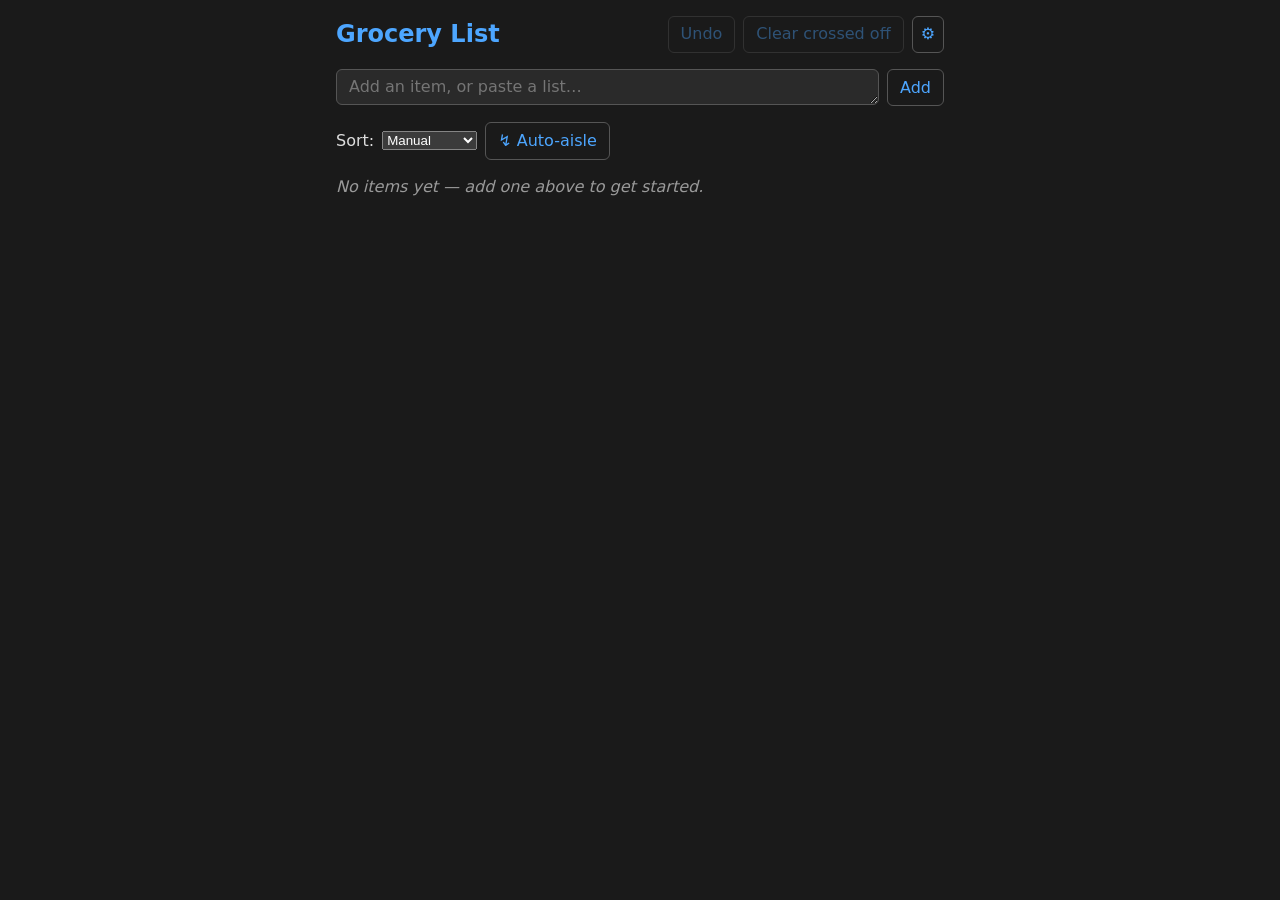
<file: index.html>
<!DOCTYPE html>
<html lang="en">
<head>
  <meta charset="UTF-8">
  <meta name="viewport" content="width=device-width, initial-scale=1.0">
  <title>Grocery List</title>

  <!-- iOS Home-Screen icon + PWA manifest. Fixes the default "G" tile: the
       PO's white shop.png composited onto an OPAQUE app-accent (#4da6ff) tile
       (a transparent icon would composite over black on iOS). The icon only
       refreshes on-device after REMOVING + RE-ADDING the Home-Screen shortcut
       (iOS caches at add-time). Manifest paths stay RELATIVE - this is served
       under /vopping/ on GitHub Pages. -->
  <link rel="apple-touch-icon" sizes="180x180" href="icons/apple-touch-icon-180.png">
  <meta name="apple-mobile-web-app-capable" content="yes">
  <meta name="apple-mobile-web-app-status-bar-style" content="default">
  <meta name="apple-mobile-web-app-title" content="Grocery">
  <link rel="manifest" href="manifest.webmanifest">
  <meta name="theme-color" content="#4da6ff">
  <link rel="icon" type="image/png" sizes="32x32" href="icons/favicon-32.png">

  <link rel="stylesheet" href="style.css">
</head>
<body>
  <header>
    <h1>Grocery List</h1>
    <div class="global-controls">
      <button type="button" id="undo-btn" disabled>Undo</button>
      <!-- Terminology (locked AC, 2026-09-04): user-facing text for S12/S3
           renamed "checked"/"check" -> "crossed off"/"cross off" - id kept
           stable (internal, not user-visible), only the label text changed. -->
      <button type="button" id="clear-checked-btn" disabled>Clear crossed off</button>
      <!-- S21: settings entry point. GLYPH IS A PLACEHOLDER (U+2699 GEAR) -
           plain monochrome Unicode symbol, never a colored emoji; flagged for
           the PO's final pick, same pattern as S16/S7's icon picks. -->
      <button type="button" id="settings-btn" class="settings-btn" title="Settings" aria-label="Settings" data-static-icon="settings-gear">⚙</button>
    </div>
  </header>

  <!-- S1 + S38: ONE always-visible add control that handles a single typed item
       AND a multi-line paste. It is a <textarea> (not an <input>) so a paste
       keeps its newlines; plain Enter submits (one item, or a whole paste as one
       batch) and Shift+Enter inserts a newline - see script.js's addInput
       keydown. The old separate paste panel (S4) was removed here; its
       parsePasteLines() ingest is reused by this one field. -->
  <form id="add-form" class="add-form">
    <textarea id="add-input" rows="1" placeholder="Add an item, or paste a list…" autocomplete="off"></textarea>
    <button type="submit">Add</button>
  </form>

  <!-- S10: "What am I missing?" suggestion chips - populated by script.js's
       renderSuggestions(), hidden entirely when there are none. -->
  <div id="suggestions-root" class="suggestions-root" hidden></div>

  <!-- S9: sort control - view-only, in-memory (script.js's sortMode),
       resets to Manual on reload. -->
  <div class="sort-controls">
    <label for="sort-select">Sort:</label>
    <select id="sort-select">
      <option value="manual">Manual</option>
      <option value="alpha">Alphabetical</option>
      <option value="aisle">By Aisle</option>
    </select>
    <!-- S31: list-wide fill-empty-only "Auto-aisle" run. Lives HERE in
         .sort-controls (NOT .global-controls) as an isolated element with its
         own click listener - introduces no per-row / R14 surface. Glyph ⭍
         (U+2B4D) + text label; ↯ (U+21AF) is the NB-6 on-device fallback if ⭍
         tofu-boxes on iOS. Plain monochrome Unicode (no emoji). The glyph is
         aria-hidden - the "Auto-aisle" text carries the accessible name. -->
    <button type="button" id="auto-aisle-btn" class="auto-aisle-btn"><span class="auto-aisle-glyph" data-static-icon="auto-aisle-run" aria-hidden="true">⭍</span> Auto-aisle</button>
  </div>

  <!-- Row density/interaction - LOCKED, 2026-09-04 (PO's final pick from
       density-picker.html): whole row is the tap target for crossing off,
       no checkbox/dot glyph. Rendered entirely by script.js - see its
       renderList()/event-delegation comments for the actual markup and the
       nested-control-precedence handling for S13's drag pickup/Delete
       (S13 supersedes the earlier Up/Down buttons - see script.js). -->
  <main id="list-root">
  </main>

  <!-- S3: brief "Deleted '<item>' — Undo" toast, shown in addition to the
       always-visible Undo control above, not instead of it. -->
  <div id="toast" class="toast" hidden></div>

  <!-- S21: settings menu shell. Hidden by default; opened by #settings-btn.
       Closes via the explicit X control OR a tap on the scrim/outside the
       panel (Escape is an optional extra, keyboard-only nav is out of scope).
       The panel body is populated by script.js's renderSettings() - its first
       real content is S23's aisle management. -->
  <div id="settings-overlay" class="settings-overlay" hidden>
    <div class="settings-scrim" data-role="settings-scrim"></div>
    <div class="settings-panel" role="dialog" aria-modal="true" aria-label="Settings">
      <div class="settings-panel-header">
        <h2 class="settings-title">Settings</h2>
        <button type="button" class="settings-close" data-role="settings-close" title="Close" aria-label="Close settings" data-static-icon="settings-close">✕</button>
      </div>
      <div id="settings-body" class="settings-body"></div>
    </div>
  </div>

  <!-- S29: the Auto-Aisle item->aisle dictionary. MUST load BEFORE script.js so
       window.AISLE_DICTIONARY is present when the matcher builds its lookup at
       init. Readable, hand-editable data file (the PO edits it directly). -->
  <script src="aisle-dictionary.js"></script>
  <script src="script.js"></script>
</body>
</html>
</file>
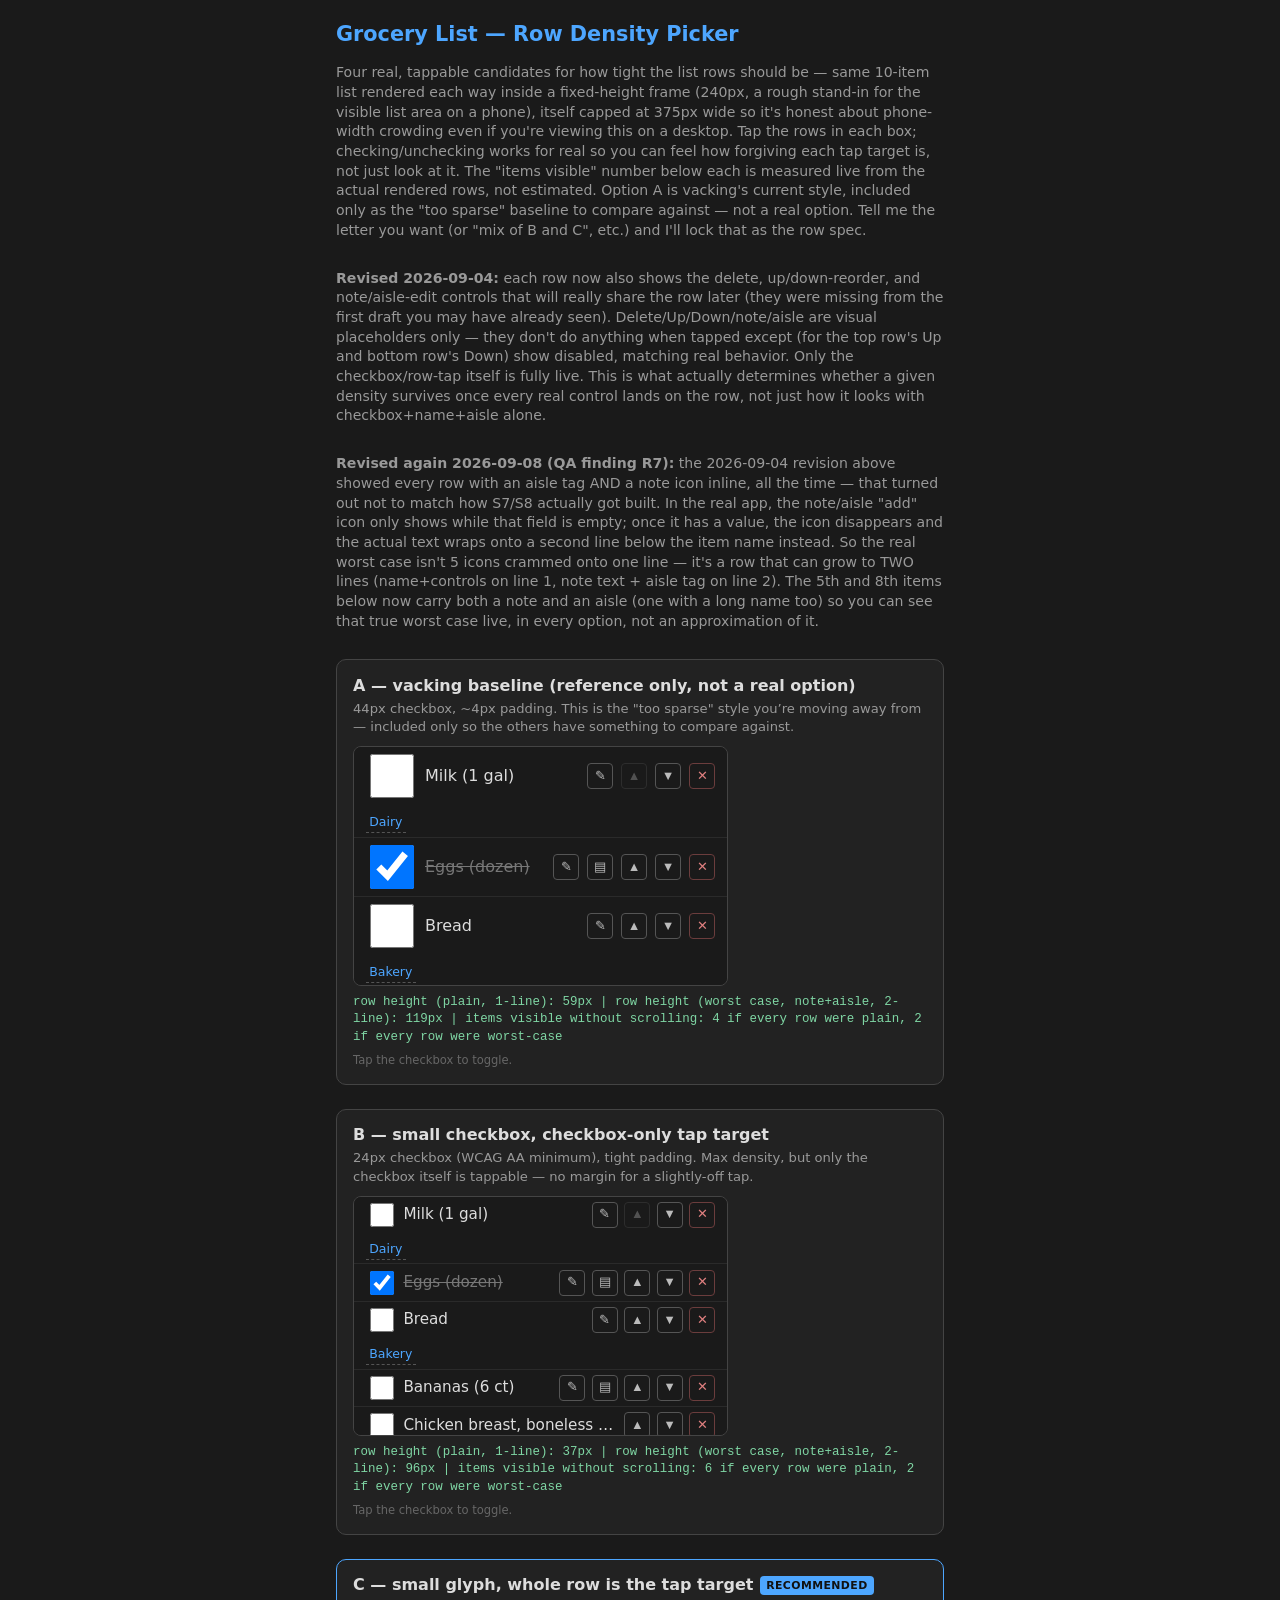
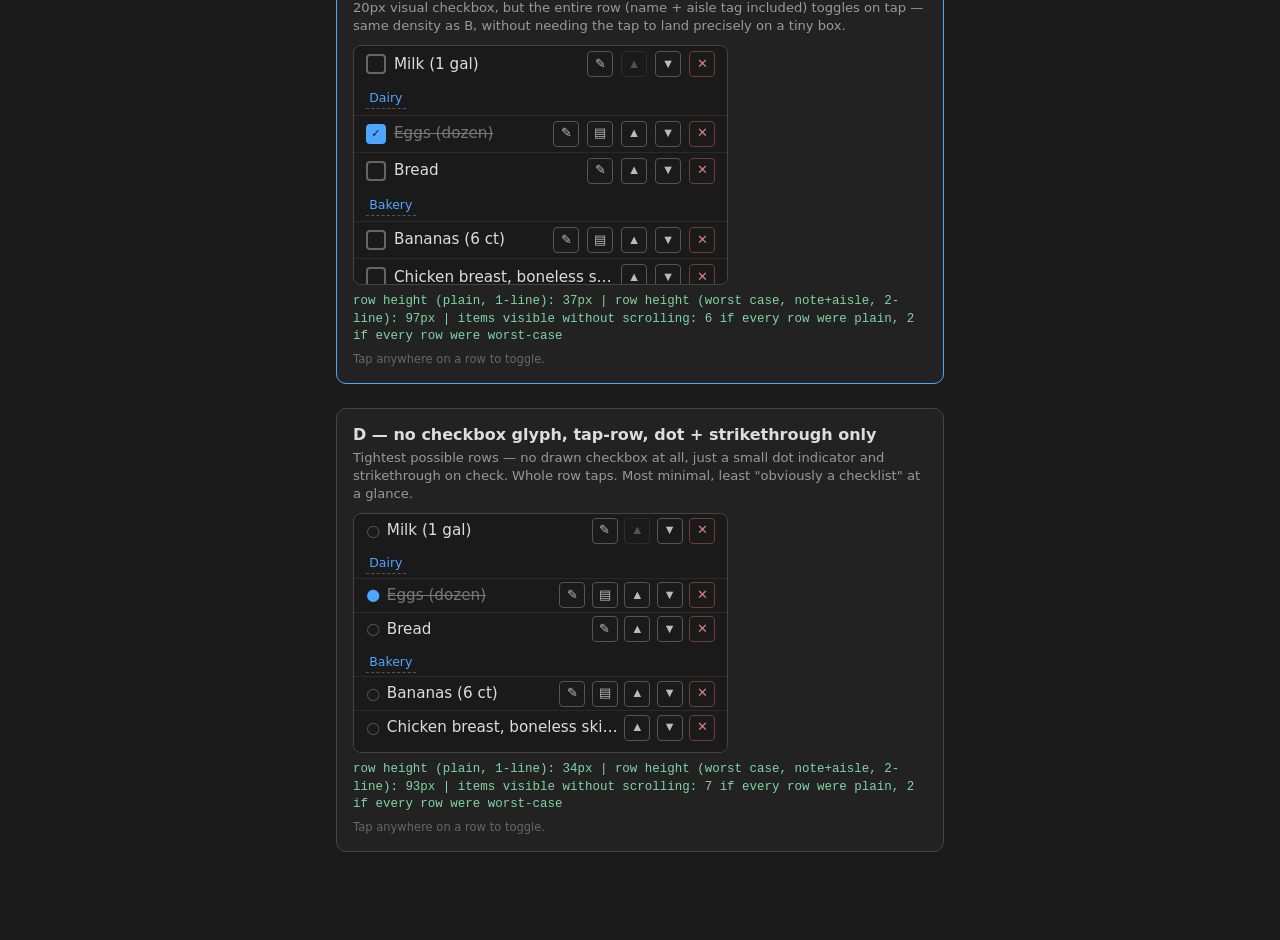
<file: density-picker.html>
<!DOCTYPE html>
<html lang="en">
<head>
<meta charset="UTF-8">
<meta name="viewport" content="width=device-width, initial-scale=1.0">
<title>Grocery List — Row Density Picker</title>
<style>
  * , *::before, *::after { box-sizing: border-box; }
  body {
    font-family: system-ui, -apple-system, "Segoe UI", Roboto, sans-serif;
    background: #1a1a1a;
    color: #ddd;
    max-width: 40rem;
    margin: 0 auto;
    padding: 1.25rem 1rem 4rem;
    line-height: 1.4;
  }
  h1 { color: #4da6ff; font-size: 1.3rem; margin: 0 0 0.25rem; }
  .intro { color: #999; font-size: 0.88rem; margin-bottom: 1.75rem; }
  .option-block {
    border: 1px solid #444;
    border-radius: 10px;
    padding: 0.9rem 1rem 1rem;
    margin-bottom: 1.5rem;
    background: #222;
  }
  .option-block.recommended { border-color: #4da6ff; }
  h2 { font-size: 1rem; margin: 0 0 0.15rem; display: flex; align-items: center; gap: 0.4rem; }
  .tag { font-size: 0.68rem; text-transform: uppercase; letter-spacing: 0.04em; background: #4da6ff; color: #111; padding: 0.1rem 0.4rem; border-radius: 4px; font-weight: 700; }
  .note { color: #999; font-size: 0.82rem; margin: 0 0 0.6rem; }
  .metrics {
    font-family: ui-monospace, Consolas, monospace;
    font-size: 0.78rem;
    color: #7fd6a4;
    margin-top: 0.5rem;
  }
  .demo-frame {
    border: 1px solid #444;
    border-radius: 8px;
    overflow-y: auto;
    background: #1a1a1a;
    height: 240px;
    /* Revision (2026-09-04, QA finding R4): without a real width cap here,
       this frame just inherits the page's own max-width (40rem/~640px) -
       fine on a phone, but wide open on a desktop, hiding exactly the
       phone-width crowding this tool exists to test. 375px matches the
       "confirmed safe" test-width band vacking's own playbook write-up
       cites (320-414px real phones, 480px breakpoint), so this stays
       representative no matter what device/window actually opens the file. */
    max-width: 375px;
  }
  .demo-frame ul { list-style: none; margin: 0; padding: 0; }
  .hint { font-size: 0.72rem; color: #666; margin-top: 0.35rem; }

  /* Revision (2026-09-04, QA finding R4): shared row-control styling for the
     delete (S3), up/down (S5), and note/aisle-edit (S7/S8) affordances added
     to every option below - these controls are the same regardless of which
     checkbox/tap-target style wins, so one shared block instead of
     duplicating per-option. Sized near the 24px WCAG AA tap-target floor.
     `flex-shrink: 0` on every one - these must never be the thing that
     shrinks; `.name` (which has its own `min-width: 0`) absorbs all the
     squeeze instead, same precedent as vacking's checkbox/button sizing. */
  .icon-btn {
    flex-shrink: 0;
    width: 26px;
    height: 26px;
    min-width: 26px;
    border: 1px solid #555;
    border-radius: 4px;
    background: transparent;
    color: #bbb;
    font-size: 0.8rem;
    line-height: 1;
    display: inline-flex;
    align-items: center;
    justify-content: center;
    padding: 0;
    cursor: pointer;
  }
  .icon-btn:active { background: #333; }
  .icon-btn:disabled { opacity: 0.35; cursor: default; }
  .icon-btn.delete-btn { color: #e08080; border-color: #6b3d3d; }
  /* Revision (2026-09-08, QA finding R7): .aisle-tag-btn (always-inline,
     first-line aisle text) removed - the real app never shows aisle text
     inline on the first line, only as a second-line tag once set (see
     .aisle-tag below). Replaced with the real second-line classes.

     UPDATE (2026-09-08, Developer): style.css now has real rules for
     .row-meta / .row-meta-input / .note-display / .aisle-tag (Tester's
     placeholder above was written before that landed, flagged provisional
     at the time). The values below are now a byte-for-byte match of
     style.css's real rules, just with each `var(--x)` swapped for its
     literal hex value since this file is intentionally standalone (no
     shared style.css include) - #555=var(--border), #1a1a1a=var(--bg-page),
     #ddd=var(--text), #999=var(--text-muted), #4da6ff=var(--accent). No
     longer provisional - this is now a pixel-accurate preview of what
     actually ships, safe to treat as final for the PO's phone review. */
  .row-meta {
    flex-basis: 100%;
    display: flex;
    flex-wrap: wrap;
    gap: 0.4rem;
    margin-top: 0.15rem;
  }
  .row-meta-input {
    flex: 1;
    min-width: 0;
    font: inherit;
    font-size: 0.82rem;
    padding: 0.15rem 0.4rem;
    border: 1px solid #555;
    border-radius: 4px;
    background: #1a1a1a;
    color: #ddd;
  }
  .note-display, .aisle-tag {
    flex-shrink: 1;
    min-width: 0;
    max-width: 100%;
    overflow-wrap: break-word;
    border: none;
    background: transparent;
    font: inherit;
    font-size: 0.78rem;
    color: #999;
    border-bottom: 1px dashed #555;
    padding: 0.1rem 0.2rem;
    cursor: pointer;
    text-align: left;
  }
  /* Not per-aisle color-coding - every aisle tag gets this SAME accent
     color regardless of which aisle it is, so this doesn't trigger the
     Okabe-Ito colorblind-safe-palette requirement (see BACKLOG.md's S8
     accessibility note). */
  .aisle-tag { color: #4da6ff; }

  /* ---------- Option A: vacking baseline (reference only) ---------- */
  /* flex-wrap added in this revision - a crowded row (checkbox+name+note+
     aisle+up+down+delete, 7 elements) at real phone widths is exactly the
     shape that caused vacking's own confirmed MV-1/MV-3 mobile overflow bugs
     when it wasn't there. All 4 options get it, not just the tight ones -
     A is reference-only but should still fail honestly, not overflow. */
  .optA li { display: flex; align-items: center; flex-wrap: wrap; gap: 0.5rem; padding: 0.25rem 0.75rem; border-bottom: 1px solid #2a2a2a; }
  .optA input[type=checkbox] { width: 44px; height: 44px; flex-shrink: 0; }
  .optA .name { flex: 1; font-size: 1rem; min-width:0; overflow:hidden; text-overflow:ellipsis; white-space:nowrap; }
  .optA li.checked .name { text-decoration: line-through; color: #777; }

  /* ---------- Option B: small checkbox, checkbox-only tap target ---------- */
  .optB li { display: flex; align-items: center; flex-wrap: wrap; gap: 0.4rem; padding: 0.2rem 0.75rem; border-bottom: 1px solid #2a2a2a; }
  .optB input[type=checkbox] { width: 24px; height: 24px; flex-shrink: 0; }
  .optB .name { flex: 1; font-size: 0.95rem; min-width:0; overflow:hidden; text-overflow:ellipsis; white-space:nowrap; }
  .optB li.checked .name { text-decoration: line-through; color: #777; }

  /* ---------- Option C: small glyph, but whole row is the tap target ---------- */
  .optC li { display: flex; align-items: center; flex-wrap: wrap; gap: 0.5rem; padding: 0.32rem 0.75rem; border-bottom: 1px solid #2a2a2a; cursor: pointer; user-select: none; }
  .optC li:active { background: #2d3f4d; }
  .optC .box { width: 20px; height: 20px; border: 2px solid #666; border-radius: 4px; flex-shrink: 0; display:flex; align-items:center; justify-content:center; font-size: 0.7rem; color:#1a1a1a; }
  .optC li.checked .box { background: #4da6ff; border-color: #4da6ff; }
  .optC li.checked .box::after { content: '✓'; }
  .optC .name { flex: 1; font-size: 0.95rem; min-width:0; overflow:hidden; text-overflow:ellipsis; white-space:nowrap; }
  .optC li.checked .name { text-decoration: line-through; color: #777; }

  /* ---------- Option D: no checkbox glyph, tap-row, strikethrough only ---------- */
  .optD li { display: flex; align-items: center; flex-wrap: wrap; gap: 0.4rem; padding: 0.22rem 0.75rem; border-bottom: 1px solid #2a2a2a; cursor: pointer; user-select: none; }
  .optD li:active { background: #2d3f4d; }
  .optD .dot { width: 0.9em; color: #555; flex-shrink: 0; text-align:center; }
  .optD li.checked .dot { color: #4da6ff; }
  .optD .name { flex: 1; font-size: 0.95rem; min-width:0; overflow:hidden; text-overflow:ellipsis; white-space:nowrap; }
  .optD li.checked .name { text-decoration: line-through; color: #777; }
</style>
</head>
<body>

<h1>Grocery List — Row Density Picker</h1>
<p class="intro">
  Four real, tappable candidates for how tight the list rows should be — same 10-item list rendered
  each way inside a fixed-height frame (240px, a rough stand-in for the visible list area on a phone),
  itself capped at 375px wide so it's honest about phone-width crowding even if you're viewing this on
  a desktop. Tap the rows in each box; checking/unchecking works for real so you can feel how forgiving
  each tap target is, not just look at it. The "items visible" number below each is measured live from
  the actual rendered rows, not estimated. Option A is vacking's current style, included only as the
  "too sparse" baseline to compare against — not a real option. Tell me the letter you want (or "mix
  of B and C", etc.) and I'll lock that as the row spec.
</p>
<p class="intro">
  <strong>Revised 2026-09-04:</strong> each row now also shows the delete, up/down-reorder, and
  note/aisle-edit controls that will really share the row later (they were missing from the first
  draft you may have already seen). Delete/Up/Down/note/aisle are visual placeholders only — they
  don't do anything when tapped except (for the top row's Up and bottom row's Down) show disabled,
  matching real behavior. Only the checkbox/row-tap itself is fully live. This is what actually
  determines whether a given density survives once every real control lands on the row, not just how
  it looks with checkbox+name+aisle alone.
</p>
<p class="intro">
  <strong>Revised again 2026-09-08 (QA finding R7):</strong> the 2026-09-04 revision above showed
  every row with an aisle tag AND a note icon inline, all the time — that turned out not to match
  how S7/S8 actually got built. In the real app, the note/aisle "add" icon only shows while that
  field is empty; once it has a value, the icon disappears and the actual text wraps onto a second
  line below the item name instead. So the real worst case isn't 5 icons crammed onto one line —
  it's a row that can grow to TWO lines (name+controls on line 1, note text + aisle tag on line 2).
  The 5th and 8th items below now carry both a note and an aisle (one with a long name too) so you
  can see that true worst case live, in every option, not an approximation of it.
</p>

<div id="root"></div>

<script>
  // Revision (2026-09-08, QA finding R7): items now carry a `note` field
  // too (previously every item had an aisle but none had a note, so the
  // note-toggle icon was never actually exercised in its "empty" state
  // alongside a set aisle, and the true worst case - BOTH a note AND an
  // aisle set on the same row, per S7/S8's real conditional markup - was
  // never shown at all). Deliberately mixed: some items have neither
  // (baseline single-line), some have only one field, and two have BOTH
  // (the actual worst case) - one with a short note+aisle, one with a
  // long name AND a long note AND an aisle, to stress-test wrapping at
  // the same time as control crowding, not just one or the other.
  var items = [
    { name: 'Milk (1 gal)', aisle: 'Dairy', note: '', checked: false },
    { name: 'Eggs (dozen)', aisle: '', note: '', checked: true },
    { name: 'Bread', aisle: 'Bakery', note: '', checked: false },
    { name: 'Bananas (6 ct)', aisle: '', note: '', checked: false },
    { name: 'Chicken breast, boneless skinless thighs (family pack)', aisle: 'Meat', note: 'the Perdue brand, not store brand - check sell-by date', checked: false },
    { name: 'Rice (1 bag)', aisle: 'Pantry', note: '', checked: true },
    { name: 'Paper towels', aisle: '', note: 'the quilted kind, not the cheap single-ply', checked: false },
    { name: 'Greek yogurt', aisle: 'Dairy', note: 'plain, full-fat', checked: false },
    { name: 'Frozen peas', aisle: 'Frozen', note: '', checked: false },
    { name: 'Coffee', aisle: '', note: '', checked: false }
  ];

  // Revision (2026-09-04, QA finding R4): the delete (S3)/up-down (S5)/
  // note+aisle-edit (S7-S8) controls below are the same real markup
  // regardless of which option's checkbox/tap-target style wins, so they're
  // built once here and appended by every renderRow rather than duplicated
  // 4 times. `data-role` lets the row-building loop below find them to wire
  // up disabled state (first/last row) and stopPropagation.
  //
  // Rewritten (2026-09-08, QA finding R7) to match the REAL renderRow()
  // logic in script.js exactly (verified against script.js lines ~643-701,
  // 2026-09-08), not the original 2026-09-04 draft's simplified
  // always-show-everything approximation. The real app does NOT show a
  // note icon and an aisle icon and the aisle text all on one line
  // together - the note/aisle "add" icon only appears when that field is
  // EMPTY; once it has a value, the icon disappears and the actual text
  // moves to a wrapped SECOND LINE below the name instead (real classes:
  // .row-meta / .note-display / .aisle-tag). So the true worst case is a
  // two-line row - line 1: name + up + down + delete; line 2: note text +
  // aisle text, each its own tap target - not five controls jammed onto
  // one line as originally mocked. `data-role` values match script.js's
  // own exactly (note-toggle/aisle-toggle/up/down/delete) so this stays a
  // faithful mirror if script.js changes again.
  function extraControlsHtml(it) {
    var noteAffordance = it.note
      ? ''
      : '<button type="button" class="icon-btn" data-role="note-toggle" title="Add note">✎</button>';
    var aisleAffordance = it.aisle
      ? ''
      : '<button type="button" class="icon-btn" data-role="aisle-toggle" title="Add aisle">▤</button>';
    var upBtn = '<button type="button" class="icon-btn" data-role="up" title="Move up">▲</button>';
    var downBtn = '<button type="button" class="icon-btn" data-role="down" title="Move down">▼</button>';
    var deleteBtn = '<button type="button" class="icon-btn delete-btn" data-role="delete" title="Delete">✕</button>';

    var secondLine = '';
    if (it.note || it.aisle) {
      secondLine = '<div class="row-meta">' +
        (it.note ? '<button type="button" class="note-display" data-role="note-toggle" title="Edit note">' + it.note + '</button>' : '') +
        (it.aisle ? '<button type="button" class="aisle-tag" data-role="aisle-toggle" title="Edit aisle">' + it.aisle + '</button>' : '') +
        '</div>';
    }

    return noteAffordance + aisleAffordance + upBtn + downBtn + deleteBtn + secondLine;
  }

  var options = [
    {
      key: 'A', cls: 'optA', recommended: false,
      title: 'A — vacking baseline (reference only, not a real option)',
      note: '44px checkbox, ~4px padding. This is the "too sparse" style you’re moving away from — included only so the others have something to compare against.',
      renderRow: function (it) {
        return '<label class="name-wrap" style="display:flex;align-items:center;gap:0.5rem;flex:1;min-width:0;">' +
          '<input type="checkbox"' + (it.checked ? ' checked' : '') + '>' +
          '<span class="name">' + it.name + '</span></label>' + extraControlsHtml(it);
      },
      toggle: 'checkbox'
    },
    {
      key: 'B', cls: 'optB', recommended: false,
      title: 'B — small checkbox, checkbox-only tap target',
      note: '24px checkbox (WCAG AA minimum), tight padding. Max density, but only the checkbox itself is tappable — no margin for a slightly-off tap.',
      renderRow: function (it) {
        // Bug fix (2026-09-04): no wrapping <label> here (unlike Option A), so
        // the checkbox had no accessible name at all for a screen reader -
        // aria-label gives it the item name without changing anything visible.
        return '<input type="checkbox" aria-label="' + it.name + '"' + (it.checked ? ' checked' : '') + '>' +
          '<span class="name">' + it.name + '</span>' + extraControlsHtml(it);
      },
      toggle: 'checkbox'
    },
    {
      key: 'C', cls: 'optC', recommended: true,
      title: 'C — small glyph, whole row is the tap target',
      note: '20px visual checkbox, but the entire row (name + aisle tag included) toggles on tap — same density as B, without needing the tap to land precisely on a tiny box.',
      renderRow: function (it) {
        return '<span class="box"></span><span class="name">' + it.name + '</span>' + extraControlsHtml(it);
      },
      toggle: 'row'
    },
    {
      key: 'D', cls: 'optD', recommended: false,
      title: 'D — no checkbox glyph, tap-row, dot + strikethrough only',
      note: 'Tightest possible rows — no drawn checkbox at all, just a small dot indicator and strikethrough on check. Whole row taps. Most minimal, least "obviously a checklist" at a glance.',
      renderRow: function (it) {
        return '<span class="dot">' + (it.checked ? '●' : '○') + '</span><span class="name">' + it.name + '</span>' + extraControlsHtml(it);
      },
      toggle: 'row'
    }
  ];

  var root = document.getElementById('root');

  options.forEach(function (opt) {
    var block = document.createElement('div');
    block.className = 'option-block' + (opt.recommended ? ' recommended' : '');

    var header = document.createElement('h2');
    header.innerHTML = opt.title + (opt.recommended ? ' <span class="tag">Recommended</span>' : '');
    block.appendChild(header);

    var note = document.createElement('p');
    note.className = 'note';
    note.textContent = opt.note;
    block.appendChild(note);

    var frame = document.createElement('div');
    frame.className = 'demo-frame';
    var ul = document.createElement('ul');
    ul.className = opt.cls;

    items.forEach(function (it, i) {
      var li = document.createElement('li');
      li.dataset.checked = it.checked ? '1' : '0';
      if (it.checked) li.classList.add('checked');
      li.innerHTML = opt.renderRow(it);
      var toggle = function () {
        var isChecked = li.classList.toggle('checked');
        var cb = li.querySelector('input[type=checkbox]');
        if (cb) cb.checked = isChecked;
        if (opt.toggle === 'row') li.setAttribute('aria-checked', isChecked ? 'true' : 'false');
      };
      if (opt.toggle === 'row') {
        // Bug fix (2026-09-04): C/D have no real form control under the tap
        // target, only a click listener - a keyboard-only user had no way to
        // toggle these rows at all. role=checkbox + tabindex + aria-checked +
        // Enter/Space handling brings them to parity with A/B's native
        // <input type=checkbox> keyboard support. No visual change.
        li.setAttribute('role', 'checkbox');
        li.setAttribute('tabindex', '0');
        li.setAttribute('aria-checked', it.checked ? 'true' : 'false');
        li.setAttribute('aria-label', it.name);
        li.addEventListener('click', toggle);
        li.addEventListener('keydown', function (e) {
          if (e.key === ' ' || e.key === 'Enter' || e.key === 'Spacebar') {
            e.preventDefault();
            toggle();
          }
        });
      } else {
        var cb = li.querySelector('input[type=checkbox]');
        cb.addEventListener('change', function () { li.classList.toggle('checked', cb.checked); });
      }

      // Revision (2026-09-04, QA finding R4): the 4 new controls (aisle/
      // note/up/down/delete) are visual placeholders only, matching this
      // tool's scope (it's a density comparison, not a functional list) -
      // but they still need stopPropagation. Without it, on options C/D
      // (whole row is the tap target), tapping Delete or Up would bubble up
      // to the row's own click listener and ALSO flip checked/unchecked -
      // a real interaction bug this revision would otherwise have baked
      // straight into the recommended option. Same requirement carries
      // forward into the real S3/S5/S7/S8 buttons once built on top of
      // whichever option the PO picks.
      var upBtn = li.querySelector('[data-role="up"]');
      var downBtn = li.querySelector('[data-role="down"]');
      if (i === 0) upBtn.disabled = true;
      if (i === items.length - 1) downBtn.disabled = true;
      li.querySelectorAll('[data-role]').forEach(function (btn) {
        btn.addEventListener('click', function (e) {
          e.stopPropagation();
        });
        // Bug fix (2026-09-04, caught in self-review of this same revision):
        // stopPropagation on 'click' alone isn't enough on C/D - the row's
        // OWN keydown listener (added for keyboard support) checks Enter/
        // Space and fires `toggle()` directly, and keydown bubbles up to it
        // from an inner button before that button's native Enter-to-click
        // conversion ever happens. Without this, tabbing to Delete/Up/Down
        // and pressing Enter would both activate that button AND wrongly
        // flip the row's checked state via the bubbled keydown.
        btn.addEventListener('keydown', function (e) {
          e.stopPropagation();
        });
      });

      ul.appendChild(li);
    });

    frame.appendChild(ul);
    block.appendChild(frame);

    var metrics = document.createElement('div');
    metrics.className = 'metrics';
    block.appendChild(metrics);

    var hint = document.createElement('div');
    hint.className = 'hint';
    hint.textContent = opt.toggle === 'row' ? 'Tap anywhere on a row to toggle.' : 'Tap the checkbox to toggle.';
    block.appendChild(hint);

    root.appendChild(block);

    requestAnimationFrame(function () {
      var rows = ul.querySelectorAll('li');
      // Revision (2026-09-08, QA finding R7): a single averaged row height
      // is misleading now that rows can be 1-line OR 2-line depending on
      // note/aisle content - report both ends explicitly. items[1] (Eggs)
      // has neither field set (plain baseline); items[4] (Chicken breast...)
      // has a long name + long note + aisle (the true worst case).
      var plainRowHeight = rows[1].getBoundingClientRect().height;
      var worstRowHeight = rows[4].getBoundingClientRect().height;
      var frameHeight = frame.getBoundingClientRect().height;
      var visiblePlain = Math.floor(frameHeight / plainRowHeight);
      var visibleWorst = Math.floor(frameHeight / worstRowHeight);
      metrics.textContent = 'row height (plain, 1-line): ' + plainRowHeight.toFixed(0) + 'px  |  row height (worst case, note+aisle, 2-line): ' + worstRowHeight.toFixed(0) + 'px  |  items visible without scrolling: ' + visiblePlain + ' if every row were plain, ' + visibleWorst + ' if every row were worst-case';
    });
  });
</script>

</body>
</html>
</file>
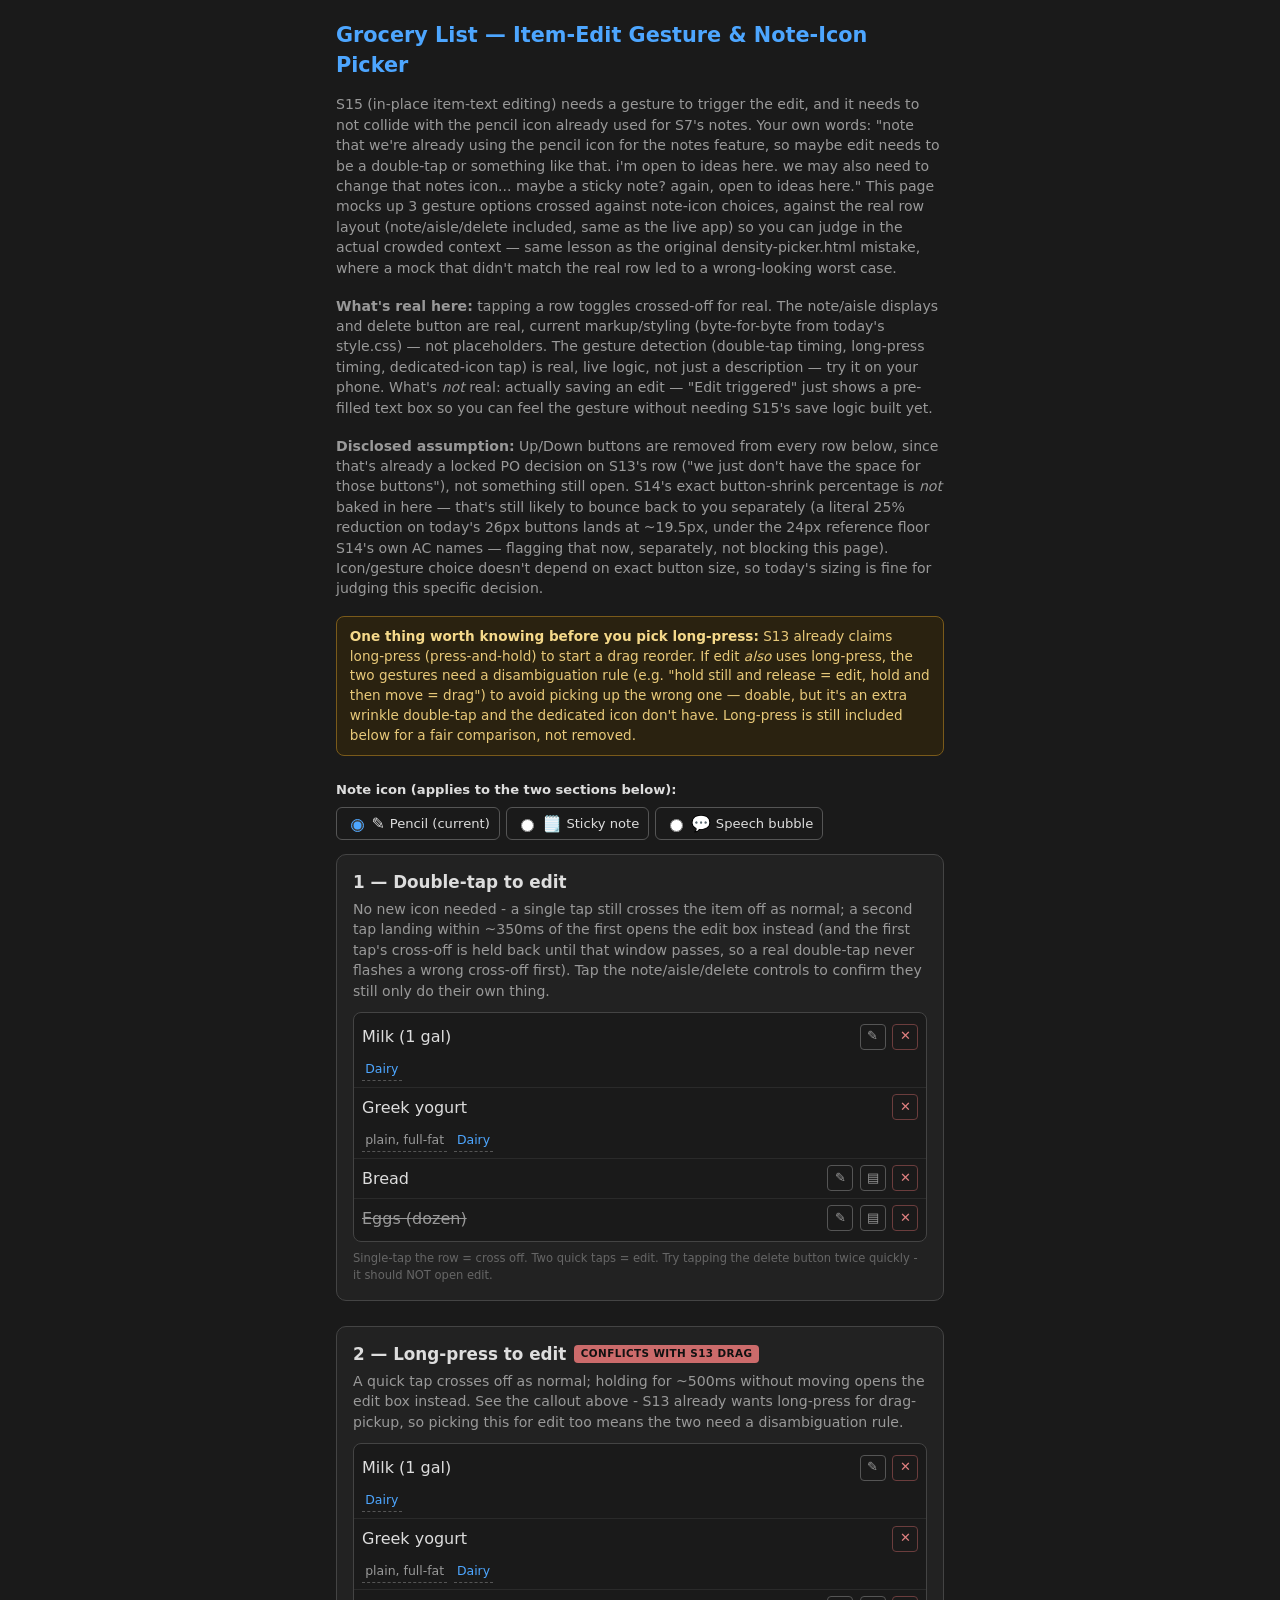
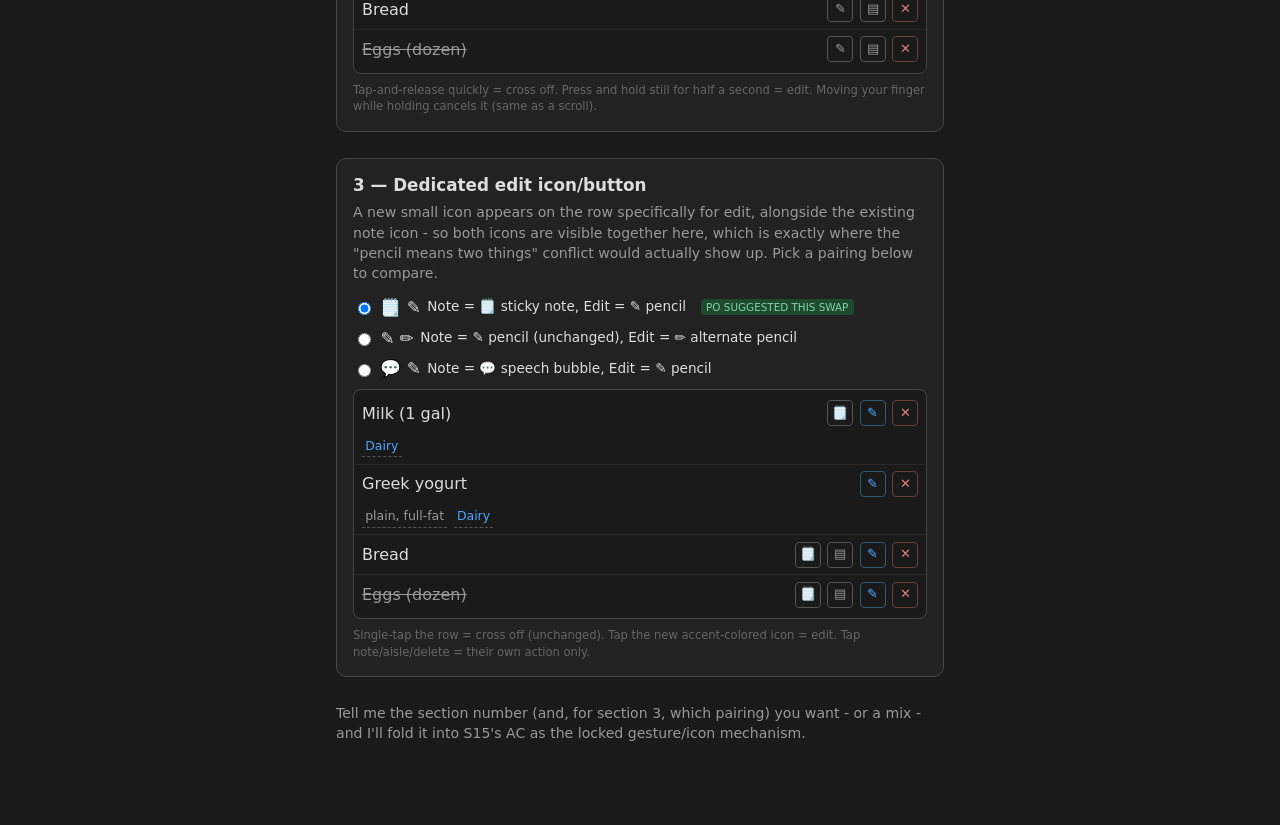
<file: s15-edit-gesture-picker.html>
<!DOCTYPE html>
<html lang="en">
<head>
<meta charset="UTF-8">
<meta name="viewport" content="width=device-width, initial-scale=1.0">
<title>Grocery List — Item-Edit Gesture &amp; Note-Icon Picker</title>
<style>
  * , *::before, *::after { box-sizing: border-box; }
  :root {
    --bg-page: #1a1a1a;
    --bg-card: #2a2a2a;
    --border: #555;
    --text: #ddd;
    --text-muted: #999;
    --accent: #4da6ff;
  }
  body {
    font-family: system-ui, -apple-system, "Segoe UI", Roboto, sans-serif;
    background: var(--bg-page);
    color: var(--text);
    max-width: 40rem;
    margin: 0 auto;
    padding: 1.25rem 1rem 4rem;
    line-height: 1.45;
  }
  h1 { color: var(--accent); font-size: 1.3rem; margin: 0 0 0.25rem; }
  h2 { font-size: 1.05rem; margin: 0 0 0.15rem; display: flex; align-items: center; gap: 0.5rem; flex-wrap: wrap; }
  .intro, .note { color: var(--text-muted); font-size: 0.88rem; }
  .intro { margin-bottom: 1.1rem; }
  .callout {
    border: 1px solid #7a5a1a;
    background: #2a2210;
    color: #e8c979;
    border-radius: 8px;
    padding: 0.6rem 0.8rem;
    font-size: 0.85rem;
    margin: 0.75rem 0 1.5rem;
  }
  .callout strong { color: #f5d98a; }
  .section {
    border: 1px solid #444;
    border-radius: 10px;
    padding: 0.9rem 1rem 1rem;
    margin-bottom: 1.6rem;
    background: #222;
  }
  .tag {
    font-size: 0.65rem; text-transform: uppercase; letter-spacing: 0.04em;
    background: var(--accent); color: #111; padding: 0.1rem 0.4rem; border-radius: 4px; font-weight: 700;
  }
  .tag.conflict { background: #cc6b6b; }
  .section .note { margin: 0.3rem 0 0.7rem; }
  .icon-choice {
    display: flex; gap: 0.4rem; flex-wrap: wrap; margin: 0.5rem 0 0.9rem;
    font-size: 0.82rem;
  }
  .icon-choice label {
    display: flex; align-items: center; gap: 0.3rem;
    border: 1px solid var(--border); border-radius: 6px; padding: 0.25rem 0.55rem;
    cursor: pointer; background: var(--bg-page);
  }
  .icon-choice input { accent-color: var(--accent); }
  .icon-choice .glyph { font-size: 1rem; }

  .demo-frame {
    border: 1px solid #444; border-radius: 8px; background: var(--bg-page);
    padding: 0.25rem 0;
  }
  .items { list-style: none; margin: 0; padding: 0; }
  .items li {
    display: flex; align-items: center; flex-wrap: wrap; gap: 0.4rem;
    padding: 0.4rem 0.5rem; border-bottom: 1px solid var(--bg-card);
    cursor: pointer; user-select: none; position: relative;
  }
  .items li:last-child { border-bottom: none; }
  .items li.flash { background: #23405a; }
  .items li.checked .item-name { text-decoration: line-through; color: var(--text-muted); }
  .items .item-name { flex: 1; min-width: 0; overflow: hidden; text-overflow: ellipsis; white-space: nowrap; }
  .icon-btn {
    flex-shrink: 0; width: 26px; height: 26px; min-width: 26px;
    border: 1px solid var(--border); border-radius: 4px; background: transparent;
    color: var(--text-muted); font-size: 0.8rem; line-height: 1;
    display: inline-flex; align-items: center; justify-content: center; padding: 0; cursor: pointer;
  }
  .icon-btn.delete-btn { color: #e08080; border-color: #6b3d3d; }
  .icon-btn.edit-btn { color: var(--accent); border-color: #2e5a7a; }
  .row-meta { flex-basis: 100%; display: flex; flex-wrap: wrap; gap: 0.4rem; margin-top: 0.15rem; }
  .note-display, .aisle-tag {
    flex-shrink: 1; min-width: 0; max-width: 100%; overflow-wrap: break-word;
    border: none; background: transparent; font: inherit; font-size: 0.78rem;
    padding: 0.1rem 0.2rem; cursor: default; text-align: left; border-bottom: 1px dashed var(--border);
  }
  .note-display { color: var(--text-muted); }
  .aisle-tag { color: var(--accent); }
  .edit-caption {
    flex-basis: 100%; font-size: 0.74rem; color: var(--accent); margin-top: 0.2rem;
  }
  .edit-input {
    flex-basis: 100%; margin-top: 0.25rem;
    font: inherit; font-size: 0.92rem; padding: 0.3rem 0.5rem;
    border: 1px solid var(--accent); border-radius: 5px;
    background: var(--bg-card); color: var(--text);
  }
  .hint { font-size: 0.72rem; color: #666; margin-top: 0.5rem; }
  .pairing-row { display: flex; align-items: center; gap: 0.6rem; margin-bottom: 0.4rem; font-size: 0.85rem; }
  .pairing-row label { display: flex; align-items: center; gap: 0.4rem; cursor: pointer; }
  .pairing-row .glyph-pair { display: inline-flex; gap: 0.3rem; font-size: 1.05rem; }
  .recommended-pill {
    font-size: 0.65rem; text-transform: uppercase; background: #1f4a2e; color: #7fd6a4;
    padding: 0.05rem 0.35rem; border-radius: 4px; margin-left: 0.3rem;
  }
</style>
</head>
<body>

<h1>Grocery List — Item-Edit Gesture &amp; Note-Icon Picker</h1>
<p class="intro">
  S15 (in-place item-text editing) needs a gesture to trigger the edit, and it needs to not collide
  with the pencil icon already used for S7's notes. Your own words: "note that we're already using
  the pencil icon for the notes feature, so maybe edit needs to be a double-tap or something like
  that. i'm open to ideas here. we may also need to change that notes icon... maybe a sticky note?
  again, open to ideas here." This page mocks up 3 gesture options crossed against note-icon choices,
  against the real row layout (note/aisle/delete included, same as the live app) so you can judge in
  the actual crowded context — same lesson as the original density-picker.html mistake, where a mock
  that didn't match the real row led to a wrong-looking worst case.
</p>
<p class="intro">
  <strong>What's real here:</strong> tapping a row toggles crossed-off for real. The note/aisle
  displays and delete button are real, current markup/styling (byte-for-byte from today's
  style.css) — not placeholders. The gesture detection (double-tap timing, long-press timing,
  dedicated-icon tap) is real, live logic, not just a description — try it on your phone. What's
  <em>not</em> real: actually saving an edit — "Edit triggered" just shows a pre-filled text box so
  you can feel the gesture without needing S15's save logic built yet.
</p>
<p class="intro">
  <strong>Disclosed assumption:</strong> Up/Down buttons are removed from every row below, since
  that's already a locked PO decision on S13's row ("we just don't have the space for those
  buttons"), not something still open. S14's exact button-shrink percentage is <em>not</em> baked in
  here — that's still likely to bounce back to you separately (a literal 25% reduction on today's
  26px buttons lands at ~19.5px, under the 24px reference floor S14's own AC names — flagging that
  now, separately, not blocking this page). Icon/gesture choice doesn't depend on exact button size,
  so today's sizing is fine for judging this specific decision.
</p>

<div class="callout">
  <strong>One thing worth knowing before you pick long-press:</strong> S13 already claims long-press
  (press-and-hold) to start a drag reorder. If edit <em>also</em> uses long-press, the two gestures
  need a disambiguation rule (e.g. "hold still and release = edit, hold and then move = drag") to
  avoid picking up the wrong one — doable, but it's an extra wrinkle double-tap and the dedicated
  icon don't have. Long-press is still included below for a fair comparison, not removed.
</div>

<!-- Shared note-icon choice for the two gesture options that add NO new icon (double-tap,
     long-press) - the icon question is basically independent of gesture in those two cases, so one
     shared control avoids showing the same choice three times. -->
<div class="icon-choice" id="shared-icon-choice">
  <strong style="width:100%;font-size:0.82rem;color:var(--text);margin-bottom:0.1rem;">Note icon (applies to the two sections below):</strong>
  <label><input type="radio" name="shared-note-icon" value="pencil" checked><span class="glyph">✎</span> Pencil (current)</label>
  <label><input type="radio" name="shared-note-icon" value="sticky"><span class="glyph">🗒️</span> Sticky note</label>
  <label><input type="radio" name="shared-note-icon" value="speech"><span class="glyph">💬</span> Speech bubble</label>
</div>

<div id="root"></div>

<script>
  // Representative item set reused per section - includes a worst-case
  // two-field row (Greek yogurt: both note AND aisle set) per the R7 lesson
  // that a mock which only shows the easy case misleads the decision.
  function freshItems() {
    return [
      { id: 1, name: 'Milk (1 gal)', aisle: 'Dairy', note: '', checked: false },
      { id: 2, name: 'Greek yogurt', aisle: 'Dairy', note: 'plain, full-fat', checked: false },
      { id: 3, name: 'Bread', aisle: '', note: '', checked: false },
      { id: 4, name: 'Eggs (dozen)', aisle: '', note: '', checked: true }
    ];
  }

  var NOTE_ICONS = { pencil: '✎', sticky: '🗒️', speech: '💬' };

  function rowHtml(it, noteIcon, showEditIcon, editIconGlyph) {
    var noteAffordance = it.note ? '' :
      '<button type="button" class="icon-btn" data-role="note-toggle" title="Add note">' + noteIcon + '</button>';
    var aisleAffordance = it.aisle ? '' :
      '<button type="button" class="icon-btn" data-role="aisle-toggle" title="Add aisle">▤</button>';
    var editBtn = showEditIcon ?
      '<button type="button" class="icon-btn edit-btn" data-role="edit-toggle" title="Edit item">' + editIconGlyph + '</button>' : '';
    var deleteBtn = '<button type="button" class="icon-btn delete-btn" data-role="delete" title="Delete">✕</button>';

    var secondLine = '';
    if (it.note || it.aisle) {
      secondLine = '<div class="row-meta">' +
        (it.note ? '<span class="note-display">' + it.note + '</span>' : '') +
        (it.aisle ? '<span class="aisle-tag">' + it.aisle + '</span>' : '') +
        '</div>';
    }
    return '<li class="' + (it.checked ? 'checked' : '') + '" data-id="' + it.id + '">' +
      '<span class="item-name">' + it.name + '</span>' +
      noteAffordance + aisleAffordance + editBtn + deleteBtn +
      secondLine +
      '</li>';
  }

  function renderList(ul, items, noteIcon, showEditIcon, editIconGlyph) {
    ul.innerHTML = items.map(function (it) { return rowHtml(it, noteIcon, showEditIcon, editIconGlyph); }).join('');
  }

  function triggerEdit(li, item, viaLabel) {
    li.classList.add('flash');
    setTimeout(function () { li.classList.remove('flash'); }, 400);
    var existing = li.querySelector('.edit-input');
    if (existing) return; // already open
    var caption = document.createElement('div');
    caption.className = 'edit-caption';
    caption.textContent = 'Edit triggered (' + viaLabel + ') — not wired to save, this is a gesture demo only';
    var input = document.createElement('input');
    input.className = 'edit-input';
    input.value = item.name;
    li.appendChild(caption);
    li.appendChild(input);
    input.focus();
    input.select();
    var closeIt = function () {
      caption.remove();
      input.remove();
    };
    input.addEventListener('blur', closeIt);
    input.addEventListener('keydown', function (e) {
      if (e.key === 'Enter' || e.key === 'Escape') { e.preventDefault(); closeIt(); }
    });
  }

  function toggleChecked(li, item) {
    item.checked = !item.checked;
    li.classList.toggle('checked', item.checked);
  }

  function isNestedControl(target) {
    return target.closest && target.closest('[data-role]');
  }

  // ---- Section builders --------------------------------------------------

  function buildSection(container, opts) {
    var section = document.createElement('div');
    section.className = 'section';

    var header = document.createElement('h2');
    header.innerHTML = opts.title + (opts.tagText ? ' <span class="tag' + (opts.conflictTag ? ' conflict' : '') + '">' + opts.tagText + '</span>' : '');
    section.appendChild(header);

    var note = document.createElement('p');
    note.className = 'note';
    note.textContent = opts.note;
    section.appendChild(note);

    if (opts.extraControls) section.appendChild(opts.extraControls);

    var frame = document.createElement('div');
    frame.className = 'demo-frame';
    var ul = document.createElement('ul');
    ul.className = 'items';
    frame.appendChild(ul);
    section.appendChild(frame);

    var hint = document.createElement('div');
    hint.className = 'hint';
    hint.textContent = opts.hint;
    section.appendChild(hint);

    container.appendChild(section);
    return ul;
  }

  var items1 = freshItems();
  var items2 = freshItems();
  var items3 = freshItems();

  var root = document.getElementById('root');

  // ---- Section 1: Double-tap to edit -------------------------------------
  var ul1 = buildSection(root, {
    title: '1 — Double-tap to edit',
    note: 'No new icon needed - a single tap still crosses the item off as normal; a second tap ' +
      'landing within ~350ms of the first opens the edit box instead (and the first tap\'s cross-off ' +
      'is held back until that window passes, so a real double-tap never flashes a wrong cross-off ' +
      'first). Tap the note/aisle/delete controls to confirm they still only do their own thing.',
    hint: 'Single-tap the row = cross off. Two quick taps = edit. Try tapping the delete button twice quickly - it should NOT open edit.'
  });

  function wireDoubleTap(ul, items) {
    var lastTapTime = {};
    var pendingTimer = {};
    var WINDOW_MS = 350;
    ul.addEventListener('click', function (e) {
      var li = e.target.closest('li[data-id]');
      if (!li) return;
      if (isNestedControl(e.target)) return; // nested-control precedence
      var id = li.dataset.id;
      var item = items.find(function (it) { return String(it.id) === id; });
      var now = Date.now();
      var last = lastTapTime[id] || 0;
      if (now - last < WINDOW_MS) {
        clearTimeout(pendingTimer[id]);
        lastTapTime[id] = 0;
        triggerEdit(li, item, 'double-tap');
      } else {
        lastTapTime[id] = now;
        pendingTimer[id] = setTimeout(function () {
          toggleChecked(li, item);
        }, WINDOW_MS);
      }
    });
    // Nested controls: still tappable, still no-op placeholders except delete/toggles which just flash.
    ul.addEventListener('click', function (e) {
      var nested = e.target.closest('[data-role]');
      if (!nested) return;
      var li = nested.closest('li');
      li.style.outline = '1px solid ' + getComputedStyle(document.documentElement).getPropertyValue('--accent');
      setTimeout(function () { li.style.outline = ''; }, 300);
    });
  }

  function applySharedIcon(ul, items) {
    var icon = document.querySelector('input[name="shared-note-icon"]:checked').value;
    renderList(ul, items, NOTE_ICONS[icon], false, '');
  }
  applySharedIcon(ul1, items1);
  wireDoubleTap(ul1, items1);

  // ---- Section 2: Long-press to edit --------------------------------------
  var ul2 = buildSection(root, {
    title: '2 — Long-press to edit',
    tagText: 'Conflicts with S13 drag',
    conflictTag: true,
    note: 'A quick tap crosses off as normal; holding for ~500ms without moving opens the edit box ' +
      'instead. See the callout above - S13 already wants long-press for drag-pickup, so picking ' +
      'this for edit too means the two need a disambiguation rule.',
    hint: 'Tap-and-release quickly = cross off. Press and hold still for half a second = edit. Moving your finger while holding cancels it (same as a scroll).'
  });
  applySharedIcon(ul2, items2);

  function wireLongPress(ul, items) {
    var DELAY_MS = 500;
    var MOVE_CANCEL_PX = 8;
    var state = {}; // per-id: { timer, triggered, startX, startY }

    function getRowAndItem(target) {
      var li = target.closest && target.closest('li[data-id]');
      if (!li) return null;
      var id = li.dataset.id;
      return { li: li, item: items.find(function (it) { return String(it.id) === id; }), id: id };
    }

    ul.addEventListener('pointerdown', function (e) {
      if (isNestedControl(e.target)) return;
      var found = getRowAndItem(e.target);
      if (!found) return;
      state[found.id] = { triggered: false, startX: e.clientX, startY: e.clientY };
      state[found.id].timer = setTimeout(function () {
        state[found.id].triggered = true;
        triggerEdit(found.li, found.item, 'long-press');
      }, DELAY_MS);
    });
    ul.addEventListener('pointermove', function (e) {
      var found = getRowAndItem(e.target);
      if (!found || !state[found.id]) return;
      var s = state[found.id];
      if (Math.abs(e.clientX - s.startX) > MOVE_CANCEL_PX || Math.abs(e.clientY - s.startY) > MOVE_CANCEL_PX) {
        clearTimeout(s.timer);
        s.triggered = true; // prevent the up-handler's single-tap fallback too
      }
    });
    ul.addEventListener('pointerup', function (e) {
      if (isNestedControl(e.target)) return;
      var found = getRowAndItem(e.target);
      if (!found || !state[found.id]) return;
      var s = state[found.id];
      clearTimeout(s.timer);
      if (!s.triggered) toggleChecked(found.li, found.item);
      delete state[found.id];
    });
    ul.addEventListener('click', function (e) {
      var nested = e.target.closest('[data-role]');
      if (!nested) return;
      var li = nested.closest('li');
      li.style.outline = '1px solid var(--accent)';
      setTimeout(function () { li.style.outline = ''; }, 300);
    });
  }
  wireLongPress(ul2, items2);

  document.querySelectorAll('input[name="shared-note-icon"]').forEach(function (radio) {
    radio.addEventListener('change', function () {
      applySharedIcon(ul1, items1);
      applySharedIcon(ul2, items2);
    });
  });

  // ---- Section 3: Dedicated edit icon -------------------------------------
  var pairings = [
    { key: 'recommended', noteIcon: 'sticky', editIcon: '✎', label: 'Note = 🗒️ sticky note, Edit = ✎ pencil', recommended: true },
    { key: 'alt1', noteIcon: 'pencil', editIcon: '✏️', label: 'Note = ✎ pencil (unchanged), Edit = ✏️ alternate pencil' },
    { key: 'alt2', noteIcon: 'speech', editIcon: '✎', label: 'Note = 💬 speech bubble, Edit = ✎ pencil' }
  ];
  var pairingControls = document.createElement('div');
  pairingControls.style.marginBottom = '0.5rem';
  pairings.forEach(function (p, i) {
    var row = document.createElement('div');
    row.className = 'pairing-row';
    row.innerHTML = '<label><input type="radio" name="pairing" value="' + p.key + '"' + (i === 0 ? ' checked' : '') + '>' +
      '<span class="glyph-pair">' + NOTE_ICONS[p.noteIcon] + ' ' + p.editIcon + '</span> ' + p.label + '</label>' +
      (p.recommended ? '<span class="recommended-pill">PO suggested this swap</span>' : '');
    pairingControls.appendChild(row);
  });

  var ul3 = buildSection(root, {
    title: '3 — Dedicated edit icon/button',
    note: 'A new small icon appears on the row specifically for edit, alongside the existing note ' +
      'icon - so both icons are visible together here, which is exactly where the "pencil means two ' +
      'things" conflict would actually show up. Pick a pairing below to compare.',
    extraControls: pairingControls,
    hint: 'Single-tap the row = cross off (unchanged). Tap the new accent-colored icon = edit. Tap note/aisle/delete = their own action only.'
  });

  function applyPairing(ul, items) {
    var key = document.querySelector('input[name="pairing"]:checked').value;
    var p = pairings.find(function (x) { return x.key === key; });
    renderList(ul, items, NOTE_ICONS[p.noteIcon], true, p.editIcon);
  }
  applyPairing(ul3, items3);

  function wireDedicatedIcon(ul, items) {
    ul.addEventListener('click', function (e) {
      var li = e.target.closest('li[data-id]');
      if (!li) return;
      var nested = e.target.closest('[data-role]');
      if (nested) {
        var id = li.dataset.id;
        var item = items.find(function (it) { return String(it.id) === id; });
        if (nested.dataset.role === 'edit-toggle') {
          triggerEdit(li, item, 'dedicated icon');
        } else {
          li.style.outline = '1px solid var(--accent)';
          setTimeout(function () { li.style.outline = ''; }, 300);
        }
        return;
      }
      var id2 = li.dataset.id;
      var item2 = items.find(function (it) { return String(it.id) === id2; });
      toggleChecked(li, item2);
    });
  }
  wireDedicatedIcon(ul3, items3);
  document.querySelectorAll('input[name="pairing"]').forEach(function (radio) {
    radio.addEventListener('change', function () { applyPairing(ul3, items3); });
  });
</script>

<p class="intro" style="margin-top:0.5rem;">
  Tell me the section number (and, for section 3, which pairing) you want - or a mix - and I'll fold
  it into S15's AC as the locked gesture/icon mechanism.
</p>

</body>
</html>
</file>
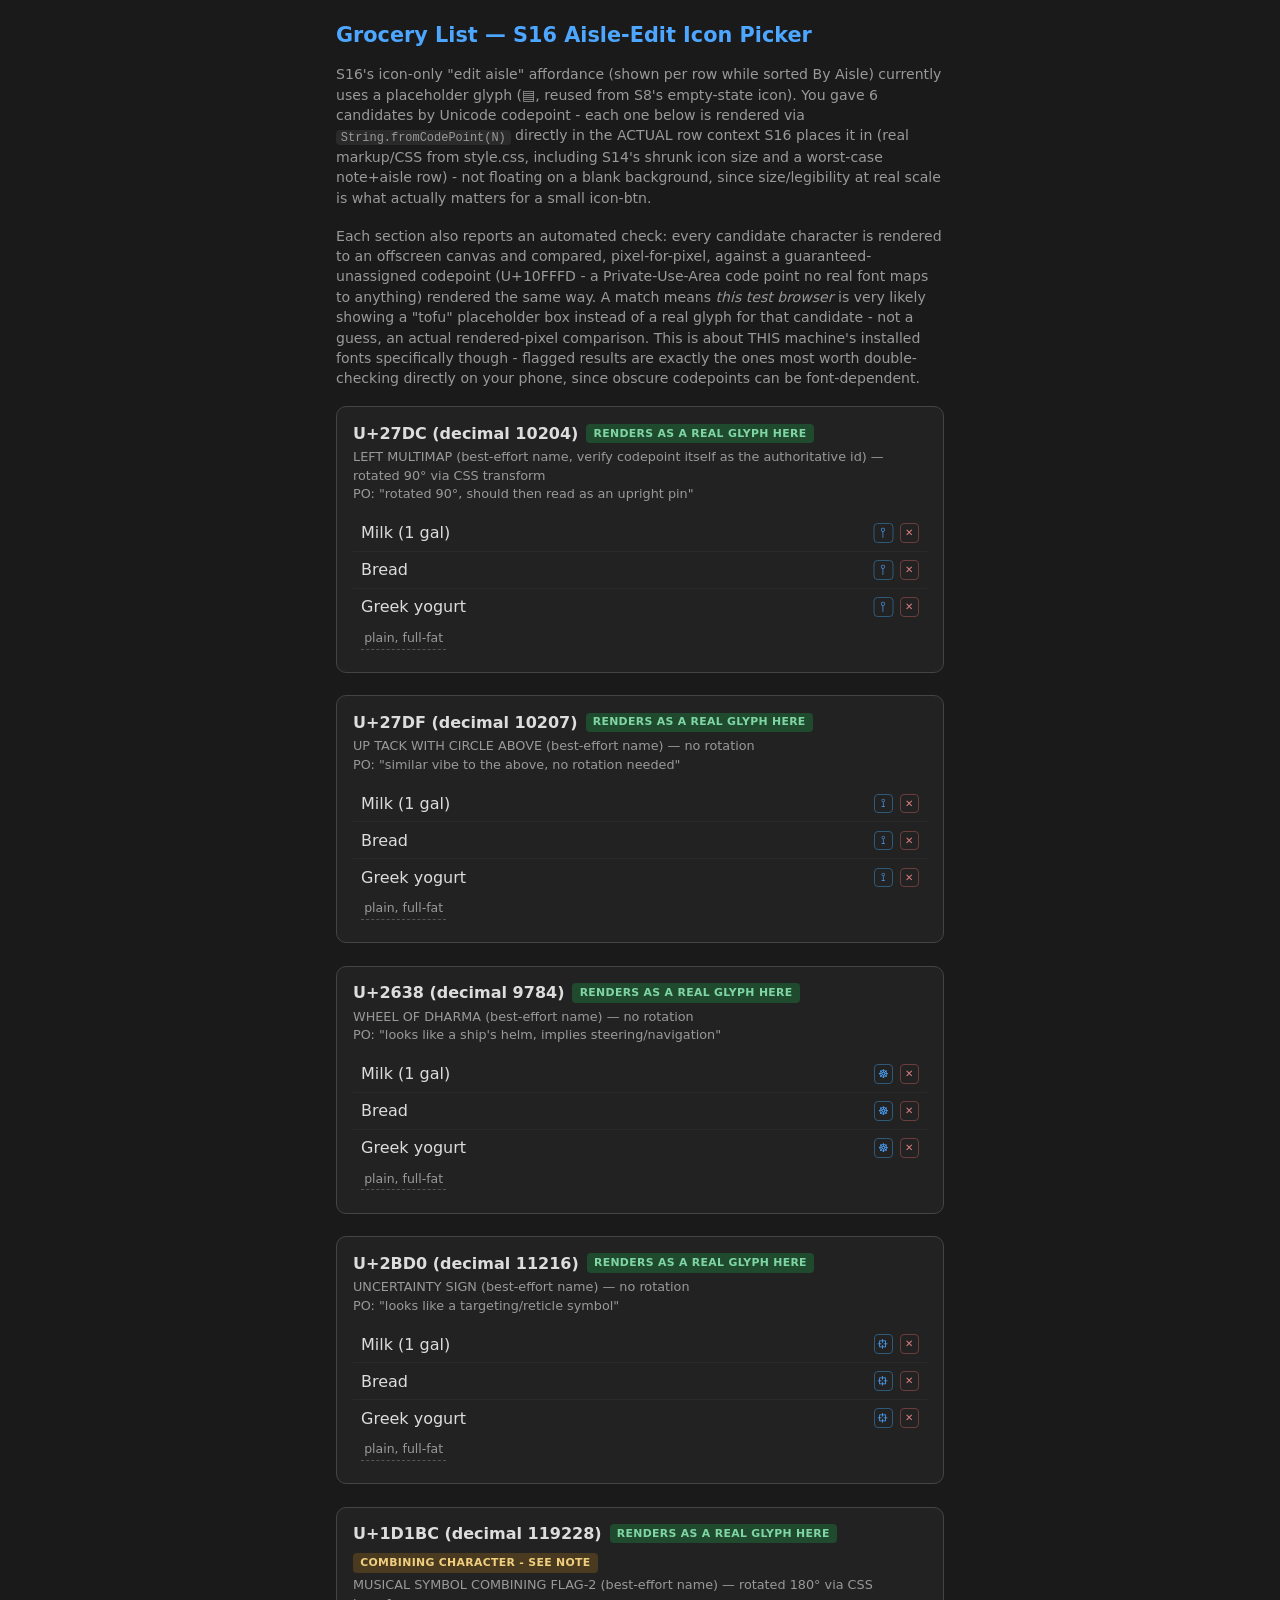
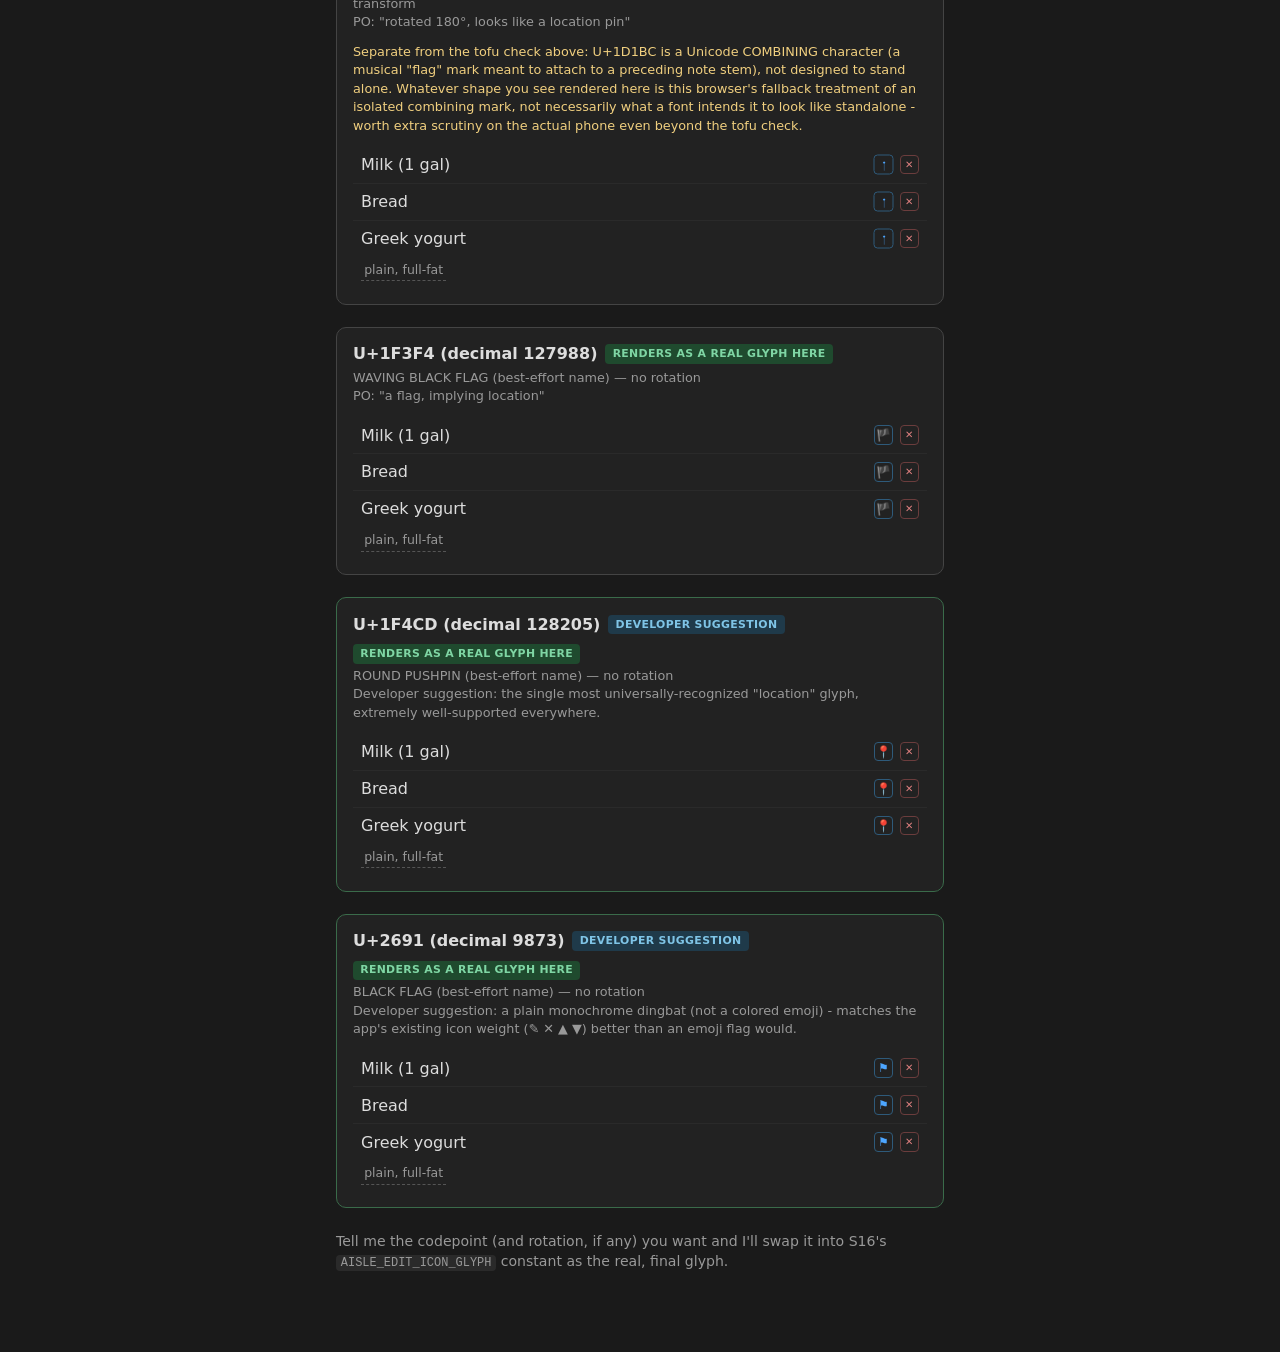
<file: s16-aisle-icon-picker.html>
<!DOCTYPE html>
<html lang="en">
<head>
<meta charset="UTF-8">
<meta name="viewport" content="width=device-width, initial-scale=1.0">
<title>Grocery List — S16 Aisle-Edit Icon Picker</title>
<style>
  * , *::before, *::after { box-sizing: border-box; }
  :root {
    --bg-page: #1a1a1a;
    --bg-card: #2a2a2a;
    --border: #555;
    --text: #ddd;
    --text-muted: #999;
    --accent: #4da6ff;
  }
  body {
    font-family: system-ui, -apple-system, "Segoe UI", Roboto, sans-serif;
    background: var(--bg-page);
    color: var(--text);
    max-width: 40rem;
    margin: 0 auto;
    padding: 1.25rem 1rem 4rem;
    line-height: 1.45;
  }
  h1 { color: var(--accent); font-size: 1.3rem; margin: 0 0 0.25rem; }
  h2 { font-size: 1rem; margin: 0; display: flex; align-items: center; gap: 0.5rem; flex-wrap: wrap; }
  .intro, .note { color: var(--text-muted); font-size: 0.88rem; }
  .intro { margin-bottom: 1.1rem; }
  code { background: var(--bg-card); padding: 0.05rem 0.3rem; border-radius: 4px; font-size: 0.85em; }
  .section {
    border: 1px solid #444; border-radius: 10px; padding: 0.9rem 1rem 1rem;
    margin-bottom: 1.4rem; background: #222;
  }
  .section.mine { border-color: #3a6b4a; }
  .meta-line { font-size: 0.8rem; color: var(--text-muted); margin: 0.2rem 0 0.7rem; }
  .status-pill {
    font-size: 0.68rem; text-transform: uppercase; letter-spacing: 0.03em;
    padding: 0.12rem 0.45rem; border-radius: 4px; font-weight: 700;
  }
  .status-pill.ok { background: #1f4a2e; color: #7fd6a4; }
  .status-pill.tofu { background: #5a1f1f; color: #f0a0a0; }
  .status-pill.mine-tag { background: #1f3a4a; color: #7fc4e6; }
  .status-pill.caveat { background: #4a3a1f; color: #f0cf7f; }

  /* ---- Real row markup/styling, byte-for-byte from style.css - not an
     approximation. Only the aisle-edit icon's glyph/rotation varies per
     section below; everything else (row structure, note-toggle, delete,
     the worst-case two-field row) is the real thing. ---- */
  .items { list-style: none; margin: 0; padding: 0; }
  .items li {
    display: flex; align-items: center; flex-wrap: wrap; gap: 0.4rem;
    padding: 0.4rem 0.5rem; border-bottom: 1px solid var(--bg-card);
    cursor: pointer; user-select: none;
  }
  .items li:last-child { border-bottom: none; }
  .items .item-name { flex: 1; min-width: 0; overflow: hidden; text-overflow: ellipsis; white-space: nowrap; }
  .icon-btn {
    flex-shrink: 0; width: 19.5px; height: 19.5px; min-width: 19.5px;
    border: 1px solid var(--border); border-radius: 4px; background: transparent;
    color: var(--text-muted); font-size: 0.6rem; line-height: 1;
    display: inline-flex; align-items: center; justify-content: center; padding: 0; cursor: pointer;
  }
  .icon-btn.delete-btn { color: #e08080; border-color: #6b3d3d; }
  .icon-btn.aisle-edit-candidate { color: var(--accent); border-color: #2e5a7a; font-size: 0.75rem; }
  .row-meta { flex-basis: 100%; display: flex; flex-wrap: wrap; gap: 0.4rem; margin-top: 0.15rem; }
  .note-display { flex-shrink: 1; min-width: 0; max-width: 100%; overflow-wrap: break-word;
    border: none; background: transparent; font: inherit; font-size: 0.78rem; color: var(--text-muted);
    padding: 0.1rem 0.2rem; cursor: default; text-align: left; border-bottom: 1px dashed var(--border); }
</style>
</head>
<body>

<h1>Grocery List — S16 Aisle-Edit Icon Picker</h1>
<p class="intro">
  S16's icon-only "edit aisle" affordance (shown per row while sorted By Aisle) currently uses a
  placeholder glyph (▤, reused from S8's empty-state icon). You gave 6 candidates by Unicode
  codepoint - each one below is rendered via <code>String.fromCodePoint(N)</code> directly in the
  ACTUAL row context S16 places it in (real markup/CSS from style.css, including S14's shrunk icon
  size and a worst-case note+aisle row) - not floating on a blank background, since size/legibility
  at real scale is what actually matters for a small icon-btn.
</p>
<p class="intro">
  Each section also reports an automated check: every candidate character is rendered to an
  offscreen canvas and compared, pixel-for-pixel, against a guaranteed-unassigned codepoint
  (U+10FFFD - a Private-Use-Area code point no real font maps to anything) rendered the same way. A
  match means <em>this test browser</em> is very likely showing a "tofu" placeholder box instead of
  a real glyph for that candidate - not a guess, an actual rendered-pixel comparison. This is about
  THIS machine's installed fonts specifically though - flagged results are exactly the ones most
  worth double-checking directly on your phone, since obscure codepoints can be font-dependent.
</p>

<div id="root"></div>

<script>
  var candidates = [
    { cp: 10204, hex: '27DC', nameGuess: 'LEFT MULTIMAP (best-effort name, verify codepoint itself as the authoritative id)', rotate: 90, poNote: 'PO: "rotated 90°, should then read as an upright pin"', mine: false },
    { cp: 10207, hex: '27DF', nameGuess: 'UP TACK WITH CIRCLE ABOVE (best-effort name)', rotate: 0, poNote: 'PO: "similar vibe to the above, no rotation needed"', mine: false },
    { cp: 9784, hex: '2638', nameGuess: 'WHEEL OF DHARMA (best-effort name)', rotate: 0, poNote: 'PO: "looks like a ship\'s helm, implies steering/navigation"', mine: false },
    { cp: 11216, hex: '2BD0', nameGuess: 'UNCERTAINTY SIGN (best-effort name)', rotate: 0, poNote: 'PO: "looks like a targeting/reticle symbol"', mine: false },
    { cp: 119228, hex: '1D1BC', nameGuess: 'MUSICAL SYMBOL COMBINING FLAG-2 (best-effort name)', rotate: 180, poNote: 'PO: "rotated 180°, looks like a location pin"', mine: false, combiningCaveat: true },
    { cp: 127988, hex: '1F3F4', nameGuess: 'WAVING BLACK FLAG (best-effort name)', rotate: 0, poNote: 'PO: "a flag, implying location"', mine: false },
    { cp: 128205, hex: '1F4CD', nameGuess: 'ROUND PUSHPIN (best-effort name)', rotate: 0, poNote: 'Developer suggestion: the single most universally-recognized "location" glyph, extremely well-supported everywhere.', mine: true },
    { cp: 9873, hex: '2691', nameGuess: 'BLACK FLAG (best-effort name)', rotate: 0, poNote: 'Developer suggestion: a plain monochrome dingbat (not a colored emoji) - matches the app\'s existing icon weight (✎ ✕ ▲ ▼) better than an emoji flag would.', mine: true }
  ];

  function isLikelyTofu(ch) {
    var referenceChar = String.fromCodePoint(0x10FFFD); // guaranteed-unassigned Private Use Area codepoint
    var fonts = ['system-ui', 'sans-serif', 'monospace'];
    function render(c, font) {
      var canvas = document.createElement('canvas');
      canvas.width = 48; canvas.height = 48;
      var ctx = canvas.getContext('2d');
      ctx.font = '32px ' + font;
      ctx.textBaseline = 'top';
      ctx.fillStyle = '#000';
      ctx.clearRect(0, 0, 48, 48);
      ctx.fillText(c, 2, 2);
      return canvas.toDataURL();
    }
    for (var i = 0; i < fonts.length; i++) {
      if (render(ch, fonts[i]) === render(referenceChar, fonts[i])) return true;
    }
    return false;
  }

  function rowsHtml(glyph, rotateDeg) {
    var iconStyle = rotateDeg ? ' style="transform: rotate(' + rotateDeg + 'deg);"' : '';
    var icon = '<button type="button" class="icon-btn aisle-edit-candidate" title="Edit aisle"' + iconStyle + '>' + glyph + '</button>';
    return '<ul class="items">' +
      '<li><span class="item-name">Milk (1 gal)</span>' + icon + '<button type="button" class="icon-btn delete-btn">✕</button></li>' +
      '<li><span class="item-name">Bread</span>' + icon + '<button type="button" class="icon-btn delete-btn">✕</button></li>' +
      '<li><span class="item-name">Greek yogurt</span>' + icon + '<button type="button" class="icon-btn delete-btn">✕</button>' +
        '<div class="row-meta"><button type="button" class="note-display">plain, full-fat</button></div></li>' +
      '</ul>';
  }

  var root = document.getElementById('root');
  candidates.forEach(function (c) {
    var glyph = String.fromCodePoint(c.cp);
    var tofu = isLikelyTofu(glyph);

    var section = document.createElement('div');
    section.className = 'section' + (c.mine ? ' mine' : '');

    var header = document.createElement('h2');
    header.innerHTML = 'U+' + c.hex + ' (decimal ' + c.cp + ')' +
      (c.mine ? ' <span class="status-pill mine-tag">Developer suggestion</span>' : '') +
      (tofu ? ' <span class="status-pill tofu">Possible tofu in this browser</span>' : ' <span class="status-pill ok">Renders as a real glyph here</span>') +
      (c.combiningCaveat ? ' <span class="status-pill caveat">Combining character - see note</span>' : '');
    section.appendChild(header);

    var meta = document.createElement('p');
    meta.className = 'meta-line';
    meta.innerHTML = c.nameGuess + (c.rotate ? ' — rotated ' + c.rotate + '° via CSS transform' : ' — no rotation') + '<br>' + c.poNote;
    section.appendChild(meta);

    if (c.combiningCaveat) {
      var caveat = document.createElement('p');
      caveat.className = 'meta-line';
      caveat.style.color = '#f0cf7f';
      caveat.textContent = 'Separate from the tofu check above: U+1D1BC is a Unicode COMBINING character (a musical "flag" mark meant to attach to a preceding note stem), not designed to stand alone. Whatever shape you see rendered here is this browser\'s fallback treatment of an isolated combining mark, not necessarily what a font intends it to look like standalone - worth extra scrutiny on the actual phone even beyond the tofu check.';
      section.appendChild(caveat);
    }

    section.insertAdjacentHTML('beforeend', rowsHtml(glyph, c.rotate));
    root.appendChild(section);
  });
</script>

<p class="intro" style="margin-top:0.5rem;">
  Tell me the codepoint (and rotation, if any) you want and I'll swap it into S16's
  <code>AISLE_EDIT_ICON_GLYPH</code> constant as the real, final glyph.
</p>

</body>
</html>
</file>
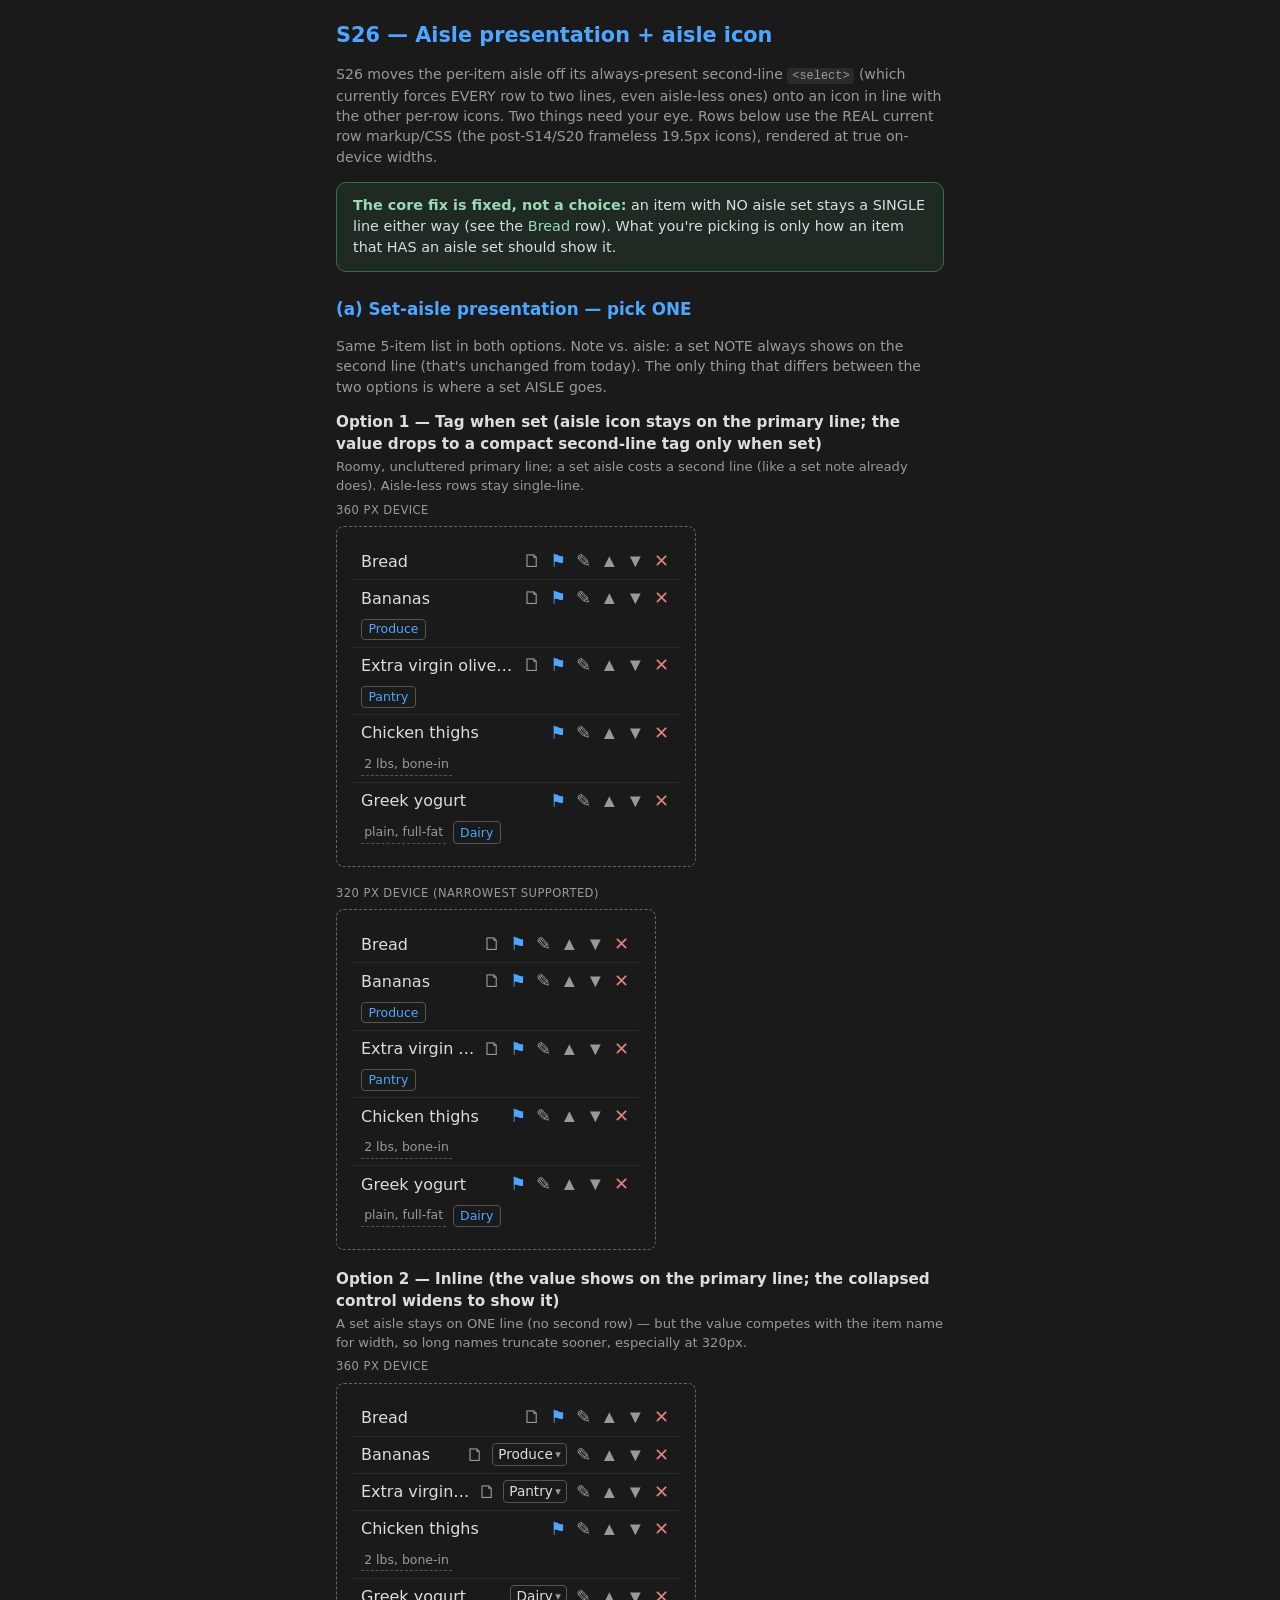
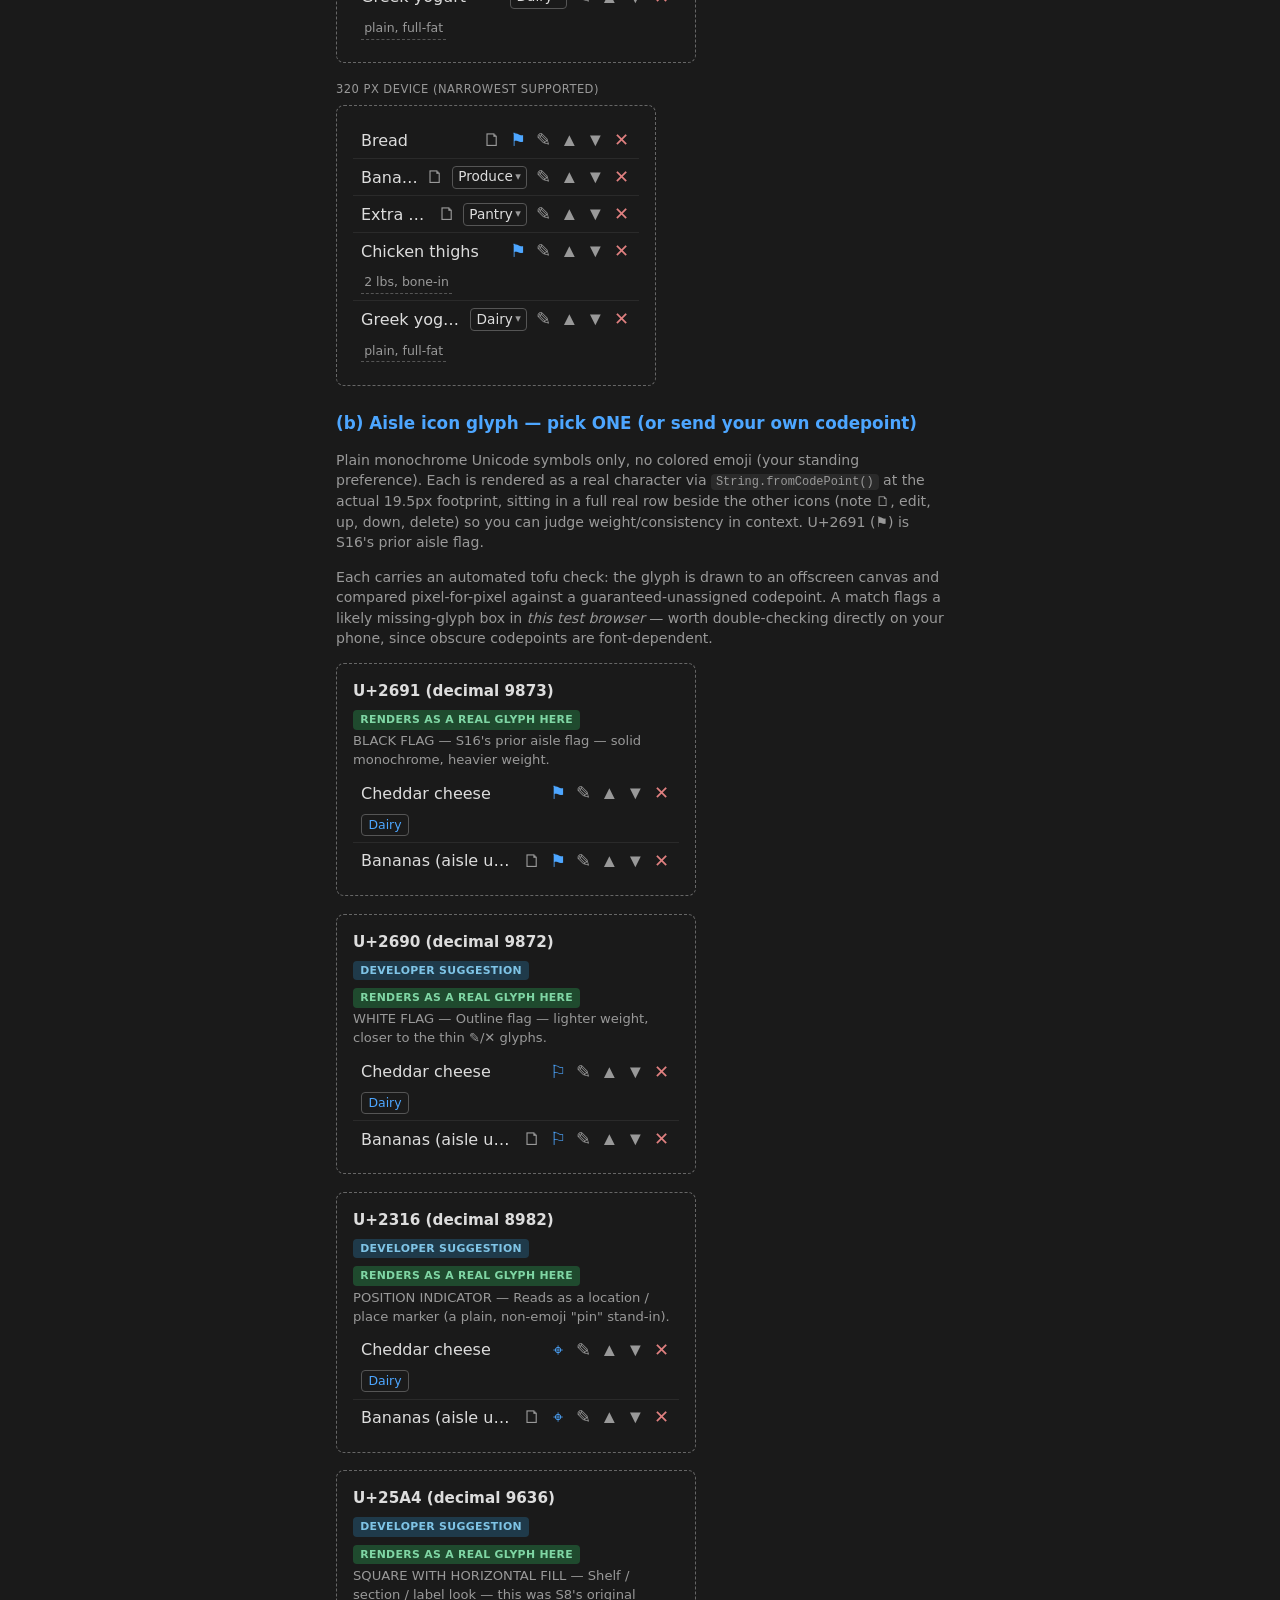
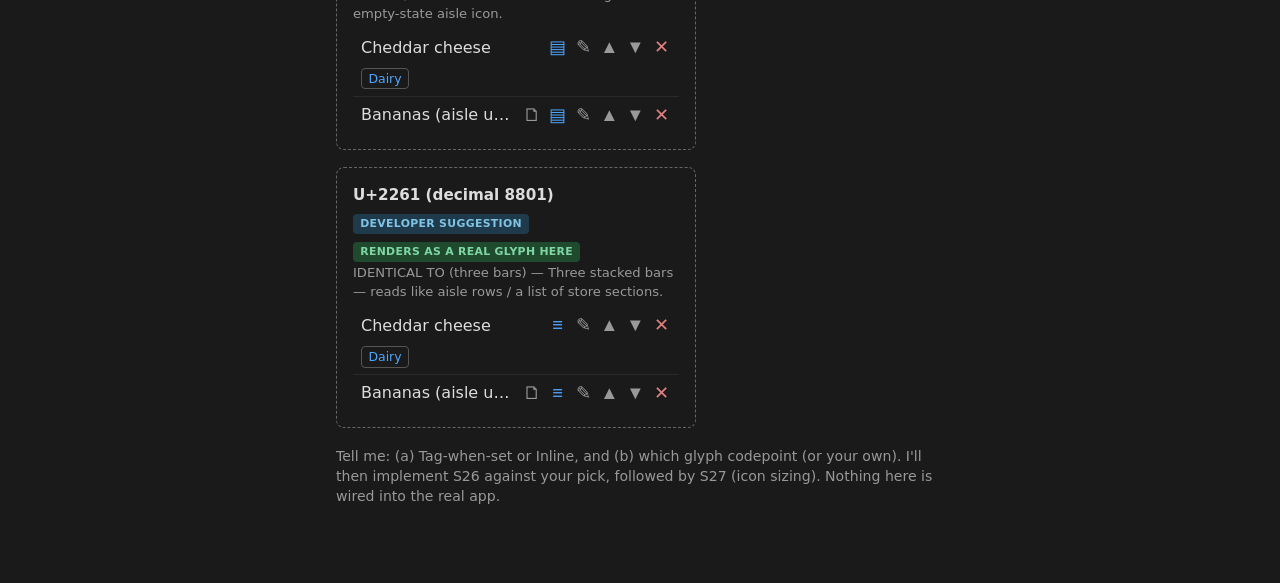
<file: s26-aisle-presentation-picker.html>
<!DOCTYPE html>
<html lang="en">
<head>
<meta charset="UTF-8">
<meta name="viewport" content="width=device-width, initial-scale=1.0">
<title>Grocery List — S26 Aisle Presentation + Icon Picker</title>
<style>
  *, *::before, *::after { box-sizing: border-box; }
  :root {
    --bg-page: #1a1a1a;
    --bg-card: #2a2a2a;
    --border: #555;
    --text: #ddd;
    --text-muted: #999;
    --accent: #4da6ff;
  }
  body {
    font-family: system-ui, -apple-system, "Segoe UI", Roboto, sans-serif;
    background: var(--bg-page);
    color: var(--text);
    max-width: 40rem;
    margin: 0 auto;
    padding: 1.25rem 1rem 4rem;
    line-height: 1.45;
  }
  h1 { color: var(--accent); font-size: 1.3rem; margin: 0 0 0.25rem; }
  h2 { font-size: 1.05rem; margin: 1.6rem 0 0.2rem; color: var(--accent); }
  h3 { font-size: 0.95rem; margin: 0; display: flex; align-items: center; gap: 0.5rem; flex-wrap: wrap; }
  .intro, .note { color: var(--text-muted); font-size: 0.88rem; }
  .intro { margin-bottom: 0.9rem; }
  code { background: var(--bg-card); padding: 0.05rem 0.3rem; border-radius: 4px; font-size: 0.85em; }
  .decision-box {
    border: 1px solid #3a6b4a; border-radius: 10px; background: #1e2a22;
    padding: 0.8rem 1rem; margin: 0.6rem 0 1.4rem; font-size: 0.9rem;
  }
  .decision-box b { color: #9ad9b4; }

  /* Simulated phone content column. Width == real device CSS width; padding
     1rem replicates the app's own body padding, so the list sits in the true
     on-device content width (e.g. a 320px phone -> ~288px of list width). */
  .device {
    border: 1px dashed #666; border-radius: 8px;
    background: var(--bg-page);
    padding: 1rem;
    margin: 0.5rem 0 1.1rem;
  }
  .device.w360 { width: 360px; max-width: 100%; }
  .device.w320 { width: 320px; max-width: 100%; }
  .device-label {
    font-size: 0.72rem; text-transform: uppercase; letter-spacing: 0.04em;
    color: var(--text-muted); margin: 0 0 0.35rem;
  }

  .status-pill {
    font-size: 0.68rem; text-transform: uppercase; letter-spacing: 0.03em;
    padding: 0.12rem 0.45rem; border-radius: 4px; font-weight: 700;
  }
  .status-pill.ok { background: #1f4a2e; color: #7fd6a4; }
  .status-pill.tofu { background: #5a1f1f; color: #f0a0a0; }
  .status-pill.mine-tag { background: #1f3a4a; color: #7fc4e6; }

  /* ---- Real row markup/styling, taken from the CURRENT shipped style.css
     (post-S14 shrink + S20 frameless glyph-fill: 19.5px box, border:none,
     transparent background, 1.15rem glyph). This is exactly what an S26 row
     would render as today - not an approximation. Only the aisle affordance's
     shape (pure icon vs. second-line tag vs. inline value) and the aisle glyph
     vary per section below. ---- */
  .items { list-style: none; margin: 0; padding: 0; }
  .items li {
    display: flex; align-items: center; flex-wrap: wrap; gap: 0.4rem;
    padding: 0.4rem 0.5rem; border-bottom: 1px solid var(--bg-card);
    cursor: pointer; user-select: none;
  }
  .items li:last-child { border-bottom: none; }
  .items .item-name { flex: 1; min-width: 0; overflow: hidden; text-overflow: ellipsis; white-space: nowrap; }

  .items .icon-btn {
    flex-shrink: 0; width: 19.5px; height: 19.5px; min-width: 19.5px;
    border: none; background: transparent; color: var(--text-muted);
    font-size: 1.15rem; line-height: 1;
    display: inline-flex; align-items: center; justify-content: center;
    padding: 0; cursor: pointer;
  }
  .items .icon-btn.delete-btn { color: #e08080; }
  /* the aisle icon carries the accent tint, matching S16's prior ⚑ treatment */
  .items .icon-btn.aisle-icon { color: var(--accent); }

  .row-meta { flex-basis: 100%; display: flex; flex-wrap: wrap; gap: 0.4rem; margin-top: 0.15rem; }
  .note-display {
    flex-shrink: 1; min-width: 0; max-width: 100%; overflow-wrap: break-word;
    border: none; background: transparent; font: inherit; font-size: 0.78rem;
    color: var(--text-muted); padding: 0.1rem 0.2rem; cursor: pointer;
    text-align: left; border-bottom: 1px dashed var(--border);
  }

  /* Option 1: compact second-line aisle TAG, only rendered when an aisle is
     set. A full-border pill (distinct from the note's dashed underline) so the
     two second-line chips are visually tellable-apart. Tap to edit. */
  .aisle-tag-set {
    flex-shrink: 1; min-width: 0; max-width: 100%;
    border: 1px solid var(--border); border-radius: 4px;
    background: transparent; font: inherit; font-size: 0.78rem;
    color: var(--accent); padding: 0.05rem 0.4rem; cursor: pointer;
    white-space: nowrap; overflow: hidden; text-overflow: ellipsis;
  }

  /* Option 2: the collapsed select widens to show its value INLINE on the
     primary line (a small bordered chip + caret, mimicking a native select's
     resting look). flex: 0 1 auto + a cap so it competes with the name for
     width - the name (flex:1, min-width:0) is what truncates first. */
  .aisle-inline {
    flex: 0 1 auto; min-width: 0; max-width: 55%;
    display: inline-flex; align-items: center; gap: 0.15rem;
    border: 1px solid var(--border); border-radius: 4px;
    background: var(--bg-page); font: inherit; font-size: 0.85rem;
    color: var(--text); padding: 0.05rem 0.35rem; cursor: pointer;
    white-space: nowrap; overflow: hidden; text-overflow: ellipsis;
  }
  .aisle-inline .caret { flex-shrink: 0; font-size: 0.7rem; color: var(--text-muted); }

  .legend { font-size: 0.82rem; color: var(--text-muted); margin: 0.1rem 0 0.4rem; }
  .win { color: #9ad9b4; }
</style>
</head>
<body>

<h1>S26 — Aisle presentation + aisle icon</h1>
<p class="intro">
  S26 moves the per-item aisle off its always-present second-line <code>&lt;select&gt;</code> (which
  currently forces EVERY row to two lines, even aisle-less ones) onto an icon in line with the other
  per-row icons. Two things need your eye. Rows below use the REAL current row markup/CSS (the
  post-S14/S20 frameless 19.5px icons), rendered at true on-device widths.
</p>
<div class="decision-box">
  <b>The core fix is fixed, not a choice:</b> an item with NO aisle set stays a SINGLE line either way
  (see the <span class="win">Bread</span> row). What you're picking is only how an item that HAS an
  aisle set should show it.
</div>

<h2>(a) Set-aisle presentation — pick ONE</h2>
<p class="intro">
  Same 5-item list in both options. Note vs. aisle: a set NOTE always shows on the second line (that's
  unchanged from today). The only thing that differs between the two options is where a set AISLE goes.
</p>

<h3>Option 1 — Tag when set (aisle icon stays on the primary line; the value drops to a compact second-line tag only when set)</h3>
<p class="legend">
  Roomy, uncluttered primary line; a set aisle costs a second line (like a set note already does).
  Aisle-less rows stay single-line.
</p>
<p class="device-label">360 px device</p>
<div class="device w360" data-render="tag"></div>
<p class="device-label">320 px device (narrowest supported)</p>
<div class="device w320" data-render="tag"></div>

<h3>Option 2 — Inline (the value shows on the primary line; the collapsed control widens to show it)</h3>
<p class="legend">
  A set aisle stays on ONE line (no second row) — but the value competes with the item name for width,
  so long names truncate sooner, especially at 320px.
</p>
<p class="device-label">360 px device</p>
<div class="device w360" data-render="inline"></div>
<p class="device-label">320 px device (narrowest supported)</p>
<div class="device w320" data-render="inline"></div>

<h2>(b) Aisle icon glyph — pick ONE (or send your own codepoint)</h2>
<p class="intro">
  Plain monochrome Unicode symbols only, no colored emoji (your standing preference). Each is rendered
  as a real character via <code>String.fromCodePoint()</code> at the actual 19.5px footprint, sitting
  in a full real row beside the other icons (note <span id="note-glyph-inline"></span>, edit, up, down,
  delete) so you can judge weight/consistency in context. U+2691 (⚑) is S16's prior aisle flag.
</p>
<p class="intro">
  Each carries an automated tofu check: the glyph is drawn to an offscreen canvas and compared
  pixel-for-pixel against a guaranteed-unassigned codepoint. A match flags a likely missing-glyph box
  in <em>this test browser</em> — worth double-checking directly on your phone, since obscure
  codepoints are font-dependent.
</p>
<div id="glyph-root"></div>

<p class="note" style="margin-top:1rem;">
  Tell me: (a) Tag-when-set or Inline, and (b) which glyph codepoint (or your own). I'll then implement
  S26 against your pick, followed by S27 (icon sizing). Nothing here is wired into the real app.
</p>

<script>
  // Real app glyphs, reproduced faithfully via codepoint (NOT re-typed emoji):
  var NOTE_GLYPH = String.fromCodePoint(0x1F5CB); // note-toggle (app's real glyph)
  var EDIT_GLYPH = String.fromCodePoint(0x270E);  // pencil (S15)
  var UP_GLYPH   = String.fromCodePoint(0x25B2);  // up
  var DOWN_GLYPH = String.fromCodePoint(0x25BC);  // down
  var DEL_GLYPH  = String.fromCodePoint(0x2715);  // delete
  var CARET      = String.fromCodePoint(0x25BE);  // small down-triangle for the inline select
  var PLACEHOLDER_AISLE_GLYPH = String.fromCodePoint(0x2691); // ⚑, placeholder for part (a)

  function esc(s) {
    return String(s).replace(/&/g, '&amp;').replace(/</g, '&lt;')
      .replace(/>/g, '&gt;').replace(/"/g, '&quot;').replace(/'/g, '&#39;');
  }

  function iconBtn(glyph, title, extraClass) {
    return '<button type="button" class="icon-btn ' + (extraClass || '') + '" title="' +
      esc(title) + '">' + glyph + '</button>';
  }

  // The 5 sample rows exercise every case: single-line win, aisle-set (x2, the
  // differentiator), note-only (2 lines but aisle stays a pure icon), and the
  // worst content row (note AND aisle both set).
  var items = [
    { name: 'Bread',                aisle: '',       note: '' },
    { name: 'Bananas',              aisle: 'Produce', note: '' },
    { name: 'Extra virgin olive oil', aisle: 'Pantry', note: '' },
    { name: 'Chicken thighs',       aisle: '',       note: '2 lbs, bone-in' },
    { name: 'Greek yogurt',         aisle: 'Dairy',   note: 'plain, full-fat' }
  ];

  // mode: 'tag' (Option 1) or 'inline' (Option 2). aisleGlyph == the aisle icon.
  function rowHtml(item, mode, aisleGlyph) {
    var primary = '<span class="item-name">' + esc(item.name) + '</span>';
    // note affordance icon shows only while the note is empty (real behavior)
    if (!item.note) primary += iconBtn(NOTE_GLYPH, 'Add note');
    // aisle control
    if (mode === 'inline' && item.aisle) {
      primary += '<button type="button" class="aisle-inline" title="Edit aisle">' +
        esc(item.aisle) + '<span class="caret">' + CARET + '</span></button>';
    } else {
      primary += iconBtn(aisleGlyph, item.aisle ? 'Edit aisle' : 'Set aisle', 'aisle-icon');
    }
    primary += iconBtn(EDIT_GLYPH, 'Edit item');
    primary += iconBtn(UP_GLYPH, 'Move up');
    primary += iconBtn(DOWN_GLYPH, 'Move down');
    primary += iconBtn(DEL_GLYPH, 'Delete', 'delete-btn');

    var meta = '';
    if (item.note) meta += '<button type="button" class="note-display">' + esc(item.note) + '</button>';
    if (mode === 'tag' && item.aisle) {
      meta += '<button type="button" class="aisle-tag-set" title="Edit aisle">' + esc(item.aisle) + '</button>';
    }
    var metaHtml = meta ? '<div class="row-meta">' + meta + '</div>' : '';

    return '<li>' + primary + metaHtml + '</li>';
  }

  function listHtml(mode, aisleGlyph) {
    var html = '<ul class="items">';
    for (var i = 0; i < items.length; i++) html += rowHtml(items[i], mode, aisleGlyph);
    return html + '</ul>';
  }

  var frames = document.querySelectorAll('.device[data-render]');
  for (var f = 0; f < frames.length; f++) {
    frames[f].innerHTML = listHtml(frames[f].getAttribute('data-render'), PLACEHOLDER_AISLE_GLYPH);
  }

  // Show the real note glyph inline in the (b) intro sentence.
  document.getElementById('note-glyph-inline').textContent = NOTE_GLYPH;

  // ---- (b) glyph candidates -------------------------------------------------
  var candidates = [
    { cp: 0x2691, hex: '2691', nameGuess: 'BLACK FLAG', theme: 'S16\'s prior aisle flag — solid monochrome, heavier weight.', mine: false },
    { cp: 0x2690, hex: '2690', nameGuess: 'WHITE FLAG', theme: 'Outline flag — lighter weight, closer to the thin ✎/✕ glyphs.', mine: true },
    { cp: 0x2316, hex: '2316', nameGuess: 'POSITION INDICATOR', theme: 'Reads as a location / place marker (a plain, non-emoji "pin" stand-in).', mine: true },
    { cp: 0x25A4, hex: '25A4', nameGuess: 'SQUARE WITH HORIZONTAL FILL', theme: 'Shelf / section / label look — this was S8\'s original empty-state aisle icon.', mine: true },
    { cp: 0x2261, hex: '2261', nameGuess: 'IDENTICAL TO (three bars)', theme: 'Three stacked bars — reads like aisle rows / a list of store sections.', mine: true }
  ];

  function isLikelyTofu(ch) {
    var referenceChar = String.fromCodePoint(0x10FFFD); // guaranteed-unassigned PUA codepoint
    var fonts = ['system-ui', 'sans-serif', 'monospace'];
    function render(c, font) {
      var canvas = document.createElement('canvas');
      canvas.width = 48; canvas.height = 48;
      var ctx = canvas.getContext('2d');
      ctx.font = '32px ' + font;
      ctx.textBaseline = 'top';
      ctx.fillStyle = '#000';
      ctx.clearRect(0, 0, 48, 48);
      ctx.fillText(c, 2, 2);
      return canvas.toDataURL();
    }
    for (var i = 0; i < fonts.length; i++) {
      if (render(ch, fonts[i]) === render(referenceChar, fonts[i])) return true;
    }
    return false;
  }

  var glyphRoot = document.getElementById('glyph-root');
  candidates.forEach(function (c) {
    var glyph = String.fromCodePoint(c.cp);
    var tofu = isLikelyTofu(glyph);

    var section = document.createElement('div');
    section.className = 'device w360';
    section.style.maxWidth = '100%';

    var header = document.createElement('h3');
    header.innerHTML = 'U+' + c.hex + ' (decimal ' + c.cp + ')' +
      (c.mine ? ' <span class="status-pill mine-tag">Developer suggestion</span>' : '') +
      (tofu ? ' <span class="status-pill tofu">Possible tofu in this browser</span>'
            : ' <span class="status-pill ok">Renders as a real glyph here</span>');
    section.appendChild(header);

    var meta = document.createElement('p');
    meta.className = 'legend';
    meta.textContent = c.nameGuess + ' — ' + c.theme;
    section.appendChild(meta);

    // One aisle-set row (Option-1 style) so the candidate shows both as the
    // primary-line icon AND against its own second-line tag.
    section.insertAdjacentHTML('beforeend',
      '<ul class="items"><li>' +
        '<span class="item-name">Cheddar cheese</span>' +
        iconBtn(glyph, 'Edit aisle', 'aisle-icon') +
        iconBtn(EDIT_GLYPH, 'Edit item') +
        iconBtn(UP_GLYPH, 'Move up') +
        iconBtn(DOWN_GLYPH, 'Move down') +
        iconBtn(DEL_GLYPH, 'Delete', 'delete-btn') +
        '<div class="row-meta"><button type="button" class="aisle-tag-set">Dairy</button></div>' +
      '</li>' +
      '<li>' +
        '<span class="item-name">Bananas (aisle unset)</span>' +
        iconBtn(NOTE_GLYPH, 'Add note') +
        iconBtn(glyph, 'Set aisle', 'aisle-icon') +
        iconBtn(EDIT_GLYPH, 'Edit item') +
        iconBtn(UP_GLYPH, 'Move up') +
        iconBtn(DOWN_GLYPH, 'Move down') +
        iconBtn(DEL_GLYPH, 'Delete', 'delete-btn') +
      '</li></ul>');

    glyphRoot.appendChild(section);
  });
</script>

</body>
</html>
</file>
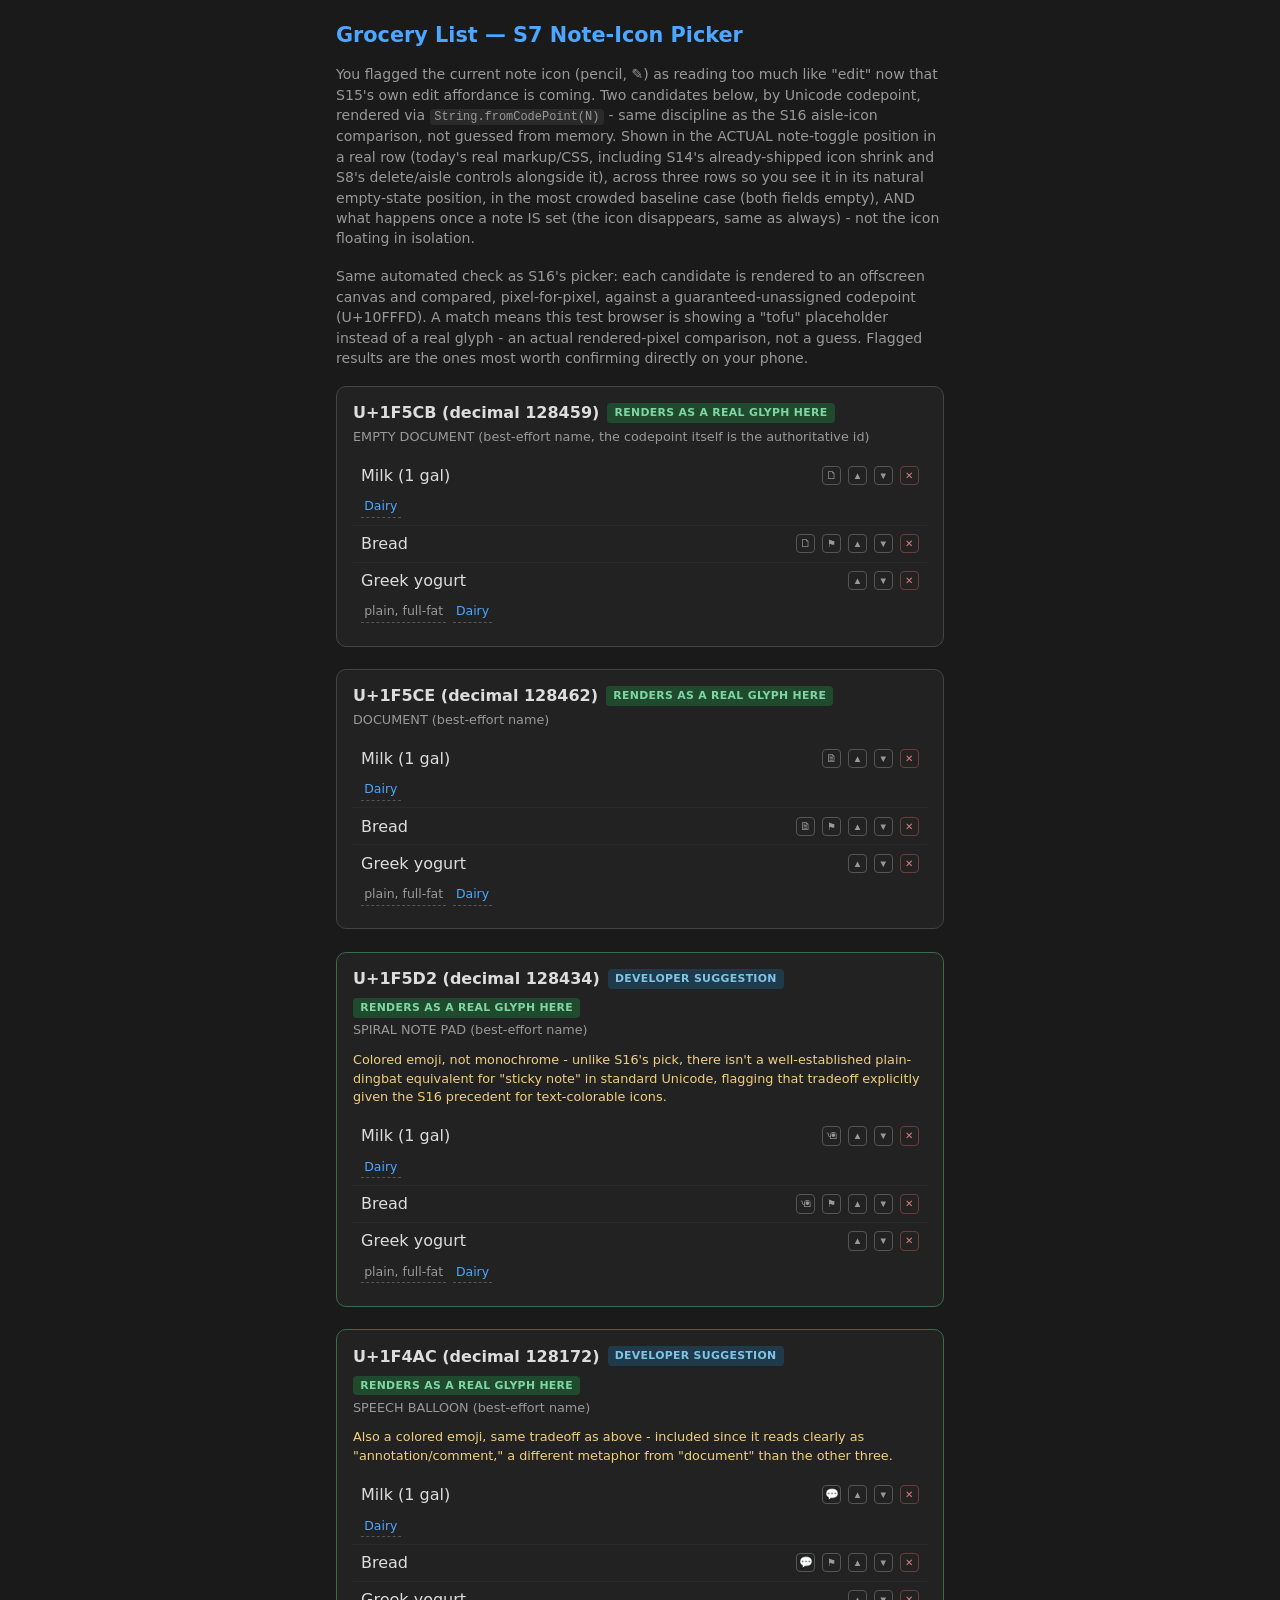
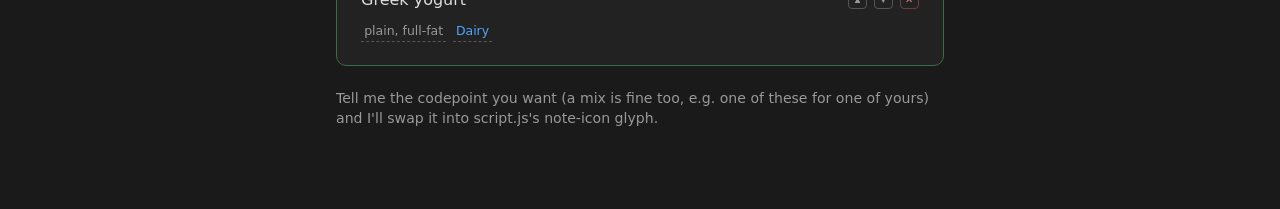
<file: s7-note-icon-picker.html>
<!DOCTYPE html>
<html lang="en">
<head>
<meta charset="UTF-8">
<meta name="viewport" content="width=device-width, initial-scale=1.0">
<title>Grocery List — S7 Note-Icon Picker</title>
<style>
  * , *::before, *::after { box-sizing: border-box; }
  :root {
    --bg-page: #1a1a1a;
    --bg-card: #2a2a2a;
    --border: #555;
    --text: #ddd;
    --text-muted: #999;
    --accent: #4da6ff;
  }
  body {
    font-family: system-ui, -apple-system, "Segoe UI", Roboto, sans-serif;
    background: var(--bg-page);
    color: var(--text);
    max-width: 40rem;
    margin: 0 auto;
    padding: 1.25rem 1rem 4rem;
    line-height: 1.45;
  }
  h1 { color: var(--accent); font-size: 1.3rem; margin: 0 0 0.25rem; }
  h2 { font-size: 1rem; margin: 0; display: flex; align-items: center; gap: 0.5rem; flex-wrap: wrap; }
  .intro, .note { color: var(--text-muted); font-size: 0.88rem; }
  .intro { margin-bottom: 1.1rem; }
  code { background: var(--bg-card); padding: 0.05rem 0.3rem; border-radius: 4px; font-size: 0.85em; }
  .section {
    border: 1px solid #444; border-radius: 10px; padding: 0.9rem 1rem 1rem;
    margin-bottom: 1.4rem; background: #222;
  }
  .section.mine { border-color: #3a6b4a; }
  .meta-line { font-size: 0.8rem; color: var(--text-muted); margin: 0.2rem 0 0.7rem; }
  .status-pill {
    font-size: 0.68rem; text-transform: uppercase; letter-spacing: 0.03em;
    padding: 0.12rem 0.45rem; border-radius: 4px; font-weight: 700;
  }
  .status-pill.ok { background: #1f4a2e; color: #7fd6a4; }
  .status-pill.tofu { background: #5a1f1f; color: #f0a0a0; }
  .status-pill.mine-tag { background: #1f3a4a; color: #7fc4e6; }
  .status-pill.caveat { background: #4a3a1f; color: #f0cf7f; }

  /* ---- Real row markup/styling, byte-for-byte from style.css - including
     S14's already-shipped icon shrink (19.5px) and today's actual row
     (Up/Down buttons still present - S13 hasn't shipped yet, so this is
     what a real row looks like right now, not a speculative future one).
     Only the note-toggle icon's glyph varies per section below. ---- */
  .items { list-style: none; margin: 0; padding: 0; }
  .items li {
    display: flex; align-items: center; flex-wrap: wrap; gap: 0.4rem;
    padding: 0.4rem 0.5rem; border-bottom: 1px solid var(--bg-card);
    cursor: pointer; user-select: none;
  }
  .items li:last-child { border-bottom: none; }
  .items .item-name { flex: 1; min-width: 0; overflow: hidden; text-overflow: ellipsis; white-space: nowrap; }
  .icon-btn {
    flex-shrink: 0; width: 19.5px; height: 19.5px; min-width: 19.5px;
    border: 1px solid var(--border); border-radius: 4px; background: transparent;
    color: var(--text-muted); font-size: 0.6rem; line-height: 1;
    display: inline-flex; align-items: center; justify-content: center; padding: 0; cursor: pointer;
  }
  .icon-btn.delete-btn { color: #e08080; border-color: #6b3d3d; }
  .icon-btn.note-candidate { font-size: 0.7rem; }
  .row-meta { flex-basis: 100%; display: flex; flex-wrap: wrap; gap: 0.4rem; margin-top: 0.15rem; }
  .note-display, .aisle-tag { flex-shrink: 1; min-width: 0; max-width: 100%; overflow-wrap: break-word;
    border: none; background: transparent; font: inherit; font-size: 0.78rem;
    padding: 0.1rem 0.2rem; cursor: default; text-align: left; border-bottom: 1px dashed var(--border); }
  .note-display { color: var(--text-muted); }
  .aisle-tag { color: var(--accent); }
</style>
</head>
<body>

<h1>Grocery List — S7 Note-Icon Picker</h1>
<p class="intro">
  You flagged the current note icon (pencil, ✎) as reading too much like "edit" now that S15's own
  edit affordance is coming. Two candidates below, by Unicode codepoint, rendered via
  <code>String.fromCodePoint(N)</code> - same discipline as the S16 aisle-icon comparison, not
  guessed from memory. Shown in the ACTUAL note-toggle position in a real row (today's real
  markup/CSS, including S14's already-shipped icon shrink and S8's delete/aisle controls alongside
  it), across three rows so you see it in its natural empty-state position, in the most crowded
  baseline case (both fields empty), AND what happens once a note IS set (the icon disappears, same
  as always) - not the icon floating in isolation.
</p>
<p class="intro">
  Same automated check as S16's picker: each candidate is rendered to an offscreen canvas and
  compared, pixel-for-pixel, against a guaranteed-unassigned codepoint (U+10FFFD). A match means this
  test browser is showing a "tofu" placeholder instead of a real glyph - an actual rendered-pixel
  comparison, not a guess. Flagged results are the ones most worth confirming directly on your phone.
</p>

<div id="root"></div>

<script>
  var candidates = [
    { cp: 128459, hex: '1F5CB', nameGuess: 'EMPTY DOCUMENT (best-effort name, the codepoint itself is the authoritative id)', mine: false },
    { cp: 128462, hex: '1F5CE', nameGuess: 'DOCUMENT (best-effort name)', mine: false },
    { cp: 128434, hex: '1F5D2', nameGuess: 'SPIRAL NOTE PAD (best-effort name)', mine: true, colorNote: 'Colored emoji, not monochrome - unlike S16\'s pick, there isn\'t a well-established plain-dingbat equivalent for "sticky note" in standard Unicode, flagging that tradeoff explicitly given the S16 precedent for text-colorable icons.' },
    { cp: 128172, hex: '1F4AC', nameGuess: 'SPEECH BALLOON (best-effort name)', mine: true, colorNote: 'Also a colored emoji, same tradeoff as above - included since it reads clearly as "annotation/comment," a different metaphor from "document" than the other three.' }
  ];

  function isLikelyTofu(ch) {
    var referenceChar = String.fromCodePoint(0x10FFFD);
    var fonts = ['system-ui', 'sans-serif', 'monospace'];
    function render(c, font) {
      var canvas = document.createElement('canvas');
      canvas.width = 48; canvas.height = 48;
      var ctx = canvas.getContext('2d');
      ctx.font = '32px ' + font;
      ctx.textBaseline = 'top';
      ctx.fillStyle = '#000';
      ctx.clearRect(0, 0, 48, 48);
      ctx.fillText(c, 2, 2);
      return canvas.toDataURL();
    }
    for (var i = 0; i < fonts.length; i++) {
      if (render(ch, fonts[i]) === render(referenceChar, fonts[i])) return true;
    }
    return false;
  }

  function rowsHtml(glyph) {
    var icon = '<button type="button" class="icon-btn note-candidate" title="Add note">' + glyph + '</button>';
    var aisleAddIcon = '<button type="button" class="icon-btn" title="Add aisle">⚑</button>';
    var upDown = '<button type="button" class="icon-btn" title="Move up">▲</button><button type="button" class="icon-btn" title="Move down">▼</button>';
    var del = '<button type="button" class="icon-btn delete-btn" title="Delete">✕</button>';
    return '<ul class="items">' +
      // Row 1: aisle already set, note empty - icon + full aisle tag on line 2.
      '<li><span class="item-name">Milk (1 gal)</span>' + icon + upDown + del +
        '<div class="row-meta"><span class="aisle-tag">Dairy</span></div></li>' +
      // Row 2: both empty - maximum icon crowding on line 1, the baseline worst case for THIS decision.
      '<li><span class="item-name">Bread</span>' + icon + aisleAddIcon + upDown + del + '</li>' +
      // Row 3: note ALREADY set - candidate icon is hidden, real note text shows instead (same as always).
      '<li><span class="item-name">Greek yogurt</span>' + upDown + del +
        '<div class="row-meta"><button type="button" class="note-display">plain, full-fat</button><span class="aisle-tag">Dairy</span></div></li>' +
      '</ul>';
  }

  var root = document.getElementById('root');
  candidates.forEach(function (c) {
    var glyph = String.fromCodePoint(c.cp);
    var tofu = isLikelyTofu(glyph);

    var section = document.createElement('div');
    section.className = 'section' + (c.mine ? ' mine' : '');

    var header = document.createElement('h2');
    header.innerHTML = 'U+' + c.hex + ' (decimal ' + c.cp + ')' +
      (c.mine ? ' <span class="status-pill mine-tag">Developer suggestion</span>' : '') +
      (tofu ? ' <span class="status-pill tofu">Possible tofu in this browser</span>' : ' <span class="status-pill ok">Renders as a real glyph here</span>');
    section.appendChild(header);

    var meta = document.createElement('p');
    meta.className = 'meta-line';
    meta.textContent = c.nameGuess;
    section.appendChild(meta);

    if (c.colorNote) {
      var colorNote = document.createElement('p');
      colorNote.className = 'meta-line';
      colorNote.style.color = '#f0cf7f';
      colorNote.textContent = c.colorNote;
      section.appendChild(colorNote);
    }

    section.insertAdjacentHTML('beforeend', rowsHtml(glyph));
    root.appendChild(section);
  });
</script>

<p class="intro" style="margin-top:0.5rem;">
  Tell me the codepoint you want (a mix is fine too, e.g. one of these for one of yours) and I'll
  swap it into script.js's note-icon glyph.
</p>

</body>
</html>
</file>
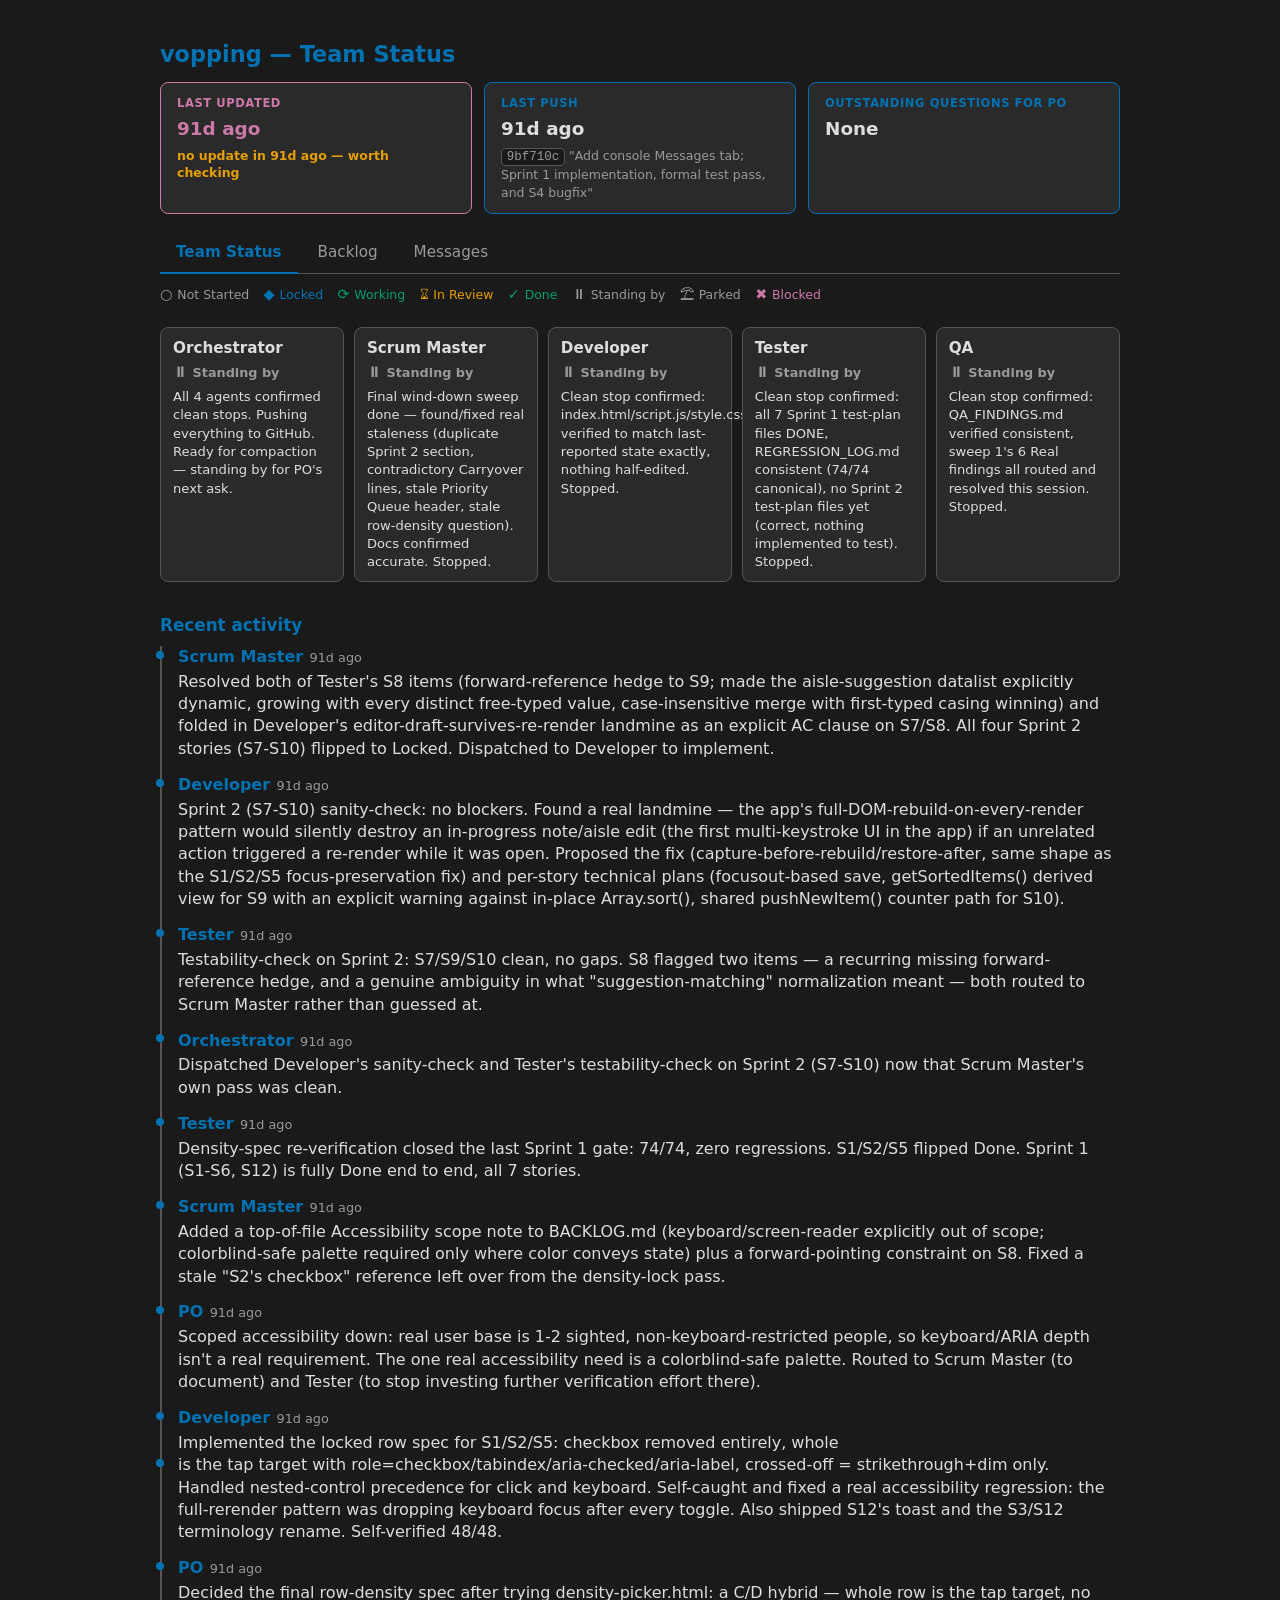
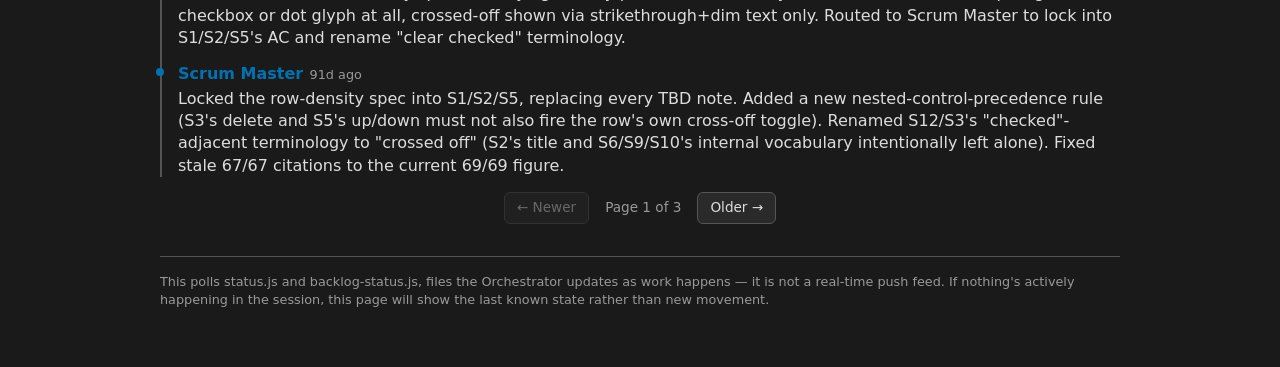
<file: status.html>
<!DOCTYPE html>
<html lang="en">
<head>
<meta charset="UTF-8">
<meta name="viewport" content="width=device-width, initial-scale=1.0">
<title>vopping — Team Status</title>
<style>
  :root {
    color-scheme: dark;
    --bg-page: #1a1a1a;
    --bg-card: #2a2a2a;
    --border: #555;
    --text: #ddd;
    --text-muted: #999;
    /* Okabe-Ito colorblind-safe palette — settled once for this PO on the
       vacking project (palette-picker.html comparison), carried over here
       rather than re-litigated. Icon+text is still the real signal; color
       is a secondary cue. */
    --accent: #0072B2;
    --ok: #009E73;
    --busy: #E69F00;
    --blocked: #CC79A7;
  }
  body {
    font-family: system-ui, -apple-system, "Segoe UI", Roboto, sans-serif;
    background: var(--bg-page);
    color: var(--text);
    max-width: 60rem;
    margin: 0 auto;
    padding: 1.5rem 1rem 3rem;
    line-height: 1.4;
  }
  h1 { color: var(--accent); font-size: 1.4rem; margin-bottom: 0.15rem; }
  .subtitle { color: var(--text-muted); font-size: 0.85rem; margin-bottom: 1.5rem; }
  .subtitle .stale { color: var(--busy); font-weight: 600; }
  .subtitle code {
    font-family: ui-monospace, Consolas, monospace;
    background: var(--bg-card);
    border: 1px solid var(--border);
    border-radius: 4px;
    padding: 0.05rem 0.3rem;
  }

  .top-status {
    display: grid;
    grid-template-columns: repeat(auto-fit, minmax(220px, 1fr));
    gap: 0.75rem;
    margin: 0.75rem 0 1.25rem;
  }
  .top-status-box {
    border: 1px solid var(--accent);
    border-radius: 8px;
    padding: 0.75rem 1rem;
    background: var(--bg-card);
  }
  .top-status-label {
    font-size: 0.72rem;
    text-transform: uppercase;
    letter-spacing: 0.05em;
    color: var(--accent);
    font-weight: 700;
    margin-bottom: 0.3rem;
  }
  .top-status-value {
    font-size: 1.15rem;
    font-weight: 600;
  }
  .top-status-note {
    font-size: 0.78rem;
    color: var(--text-muted);
    margin-top: 0.3rem;
  }
  .top-status-note .stale { color: var(--busy); font-weight: 600; }
  .top-status-note code {
    font-family: ui-monospace, Consolas, monospace;
    background: var(--bg-page);
    border: 1px solid var(--border);
    border-radius: 4px;
    padding: 0.05rem 0.3rem;
  }
  .top-status-box.has-question {
    border-color: var(--busy);
    background: rgba(224, 169, 77, 0.12);
  }
  .top-status-box.has-question .top-status-label,
  .top-status-box.has-question .top-status-value {
    color: var(--busy);
  }

  .top-status-box.stale-yellow { border-color: #d9c94d; }
  .top-status-box.stale-yellow .top-status-label,
  .top-status-box.stale-yellow .top-status-value { color: #d9c94d; }

  .top-status-box.stale-orange { border-color: var(--busy); }
  .top-status-box.stale-orange .top-status-label,
  .top-status-box.stale-orange .top-status-value { color: var(--busy); }

  .top-status-box.stale-red {
    border-color: var(--blocked);
    animation: stale-glow 1.6s ease-in-out infinite;
  }
  .top-status-box.stale-red .top-status-label,
  .top-status-box.stale-red .top-status-value { color: var(--blocked); }
  @keyframes stale-glow {
    0%, 100% { box-shadow: 0 0 4px 0 rgba(224, 108, 108, 0.4); }
    50% { box-shadow: 0 0 14px 3px rgba(224, 108, 108, 0.85); }
  }

  .tabs {
    display: flex;
    gap: 0.25rem;
    border-bottom: 1px solid var(--border);
    margin-bottom: 1.25rem;
  }
  .tab-btn {
    background: none;
    border: none;
    color: var(--text-muted);
    font: inherit;
    font-size: 0.95rem;
    padding: 0.5rem 1rem;
    cursor: pointer;
    border-bottom: 2px solid transparent;
    margin-bottom: -1px;
  }
  .tab-btn:hover { color: var(--text); }
  .tab-btn.active { color: var(--accent); border-bottom-color: var(--accent); font-weight: 600; }
  .view { display: none; }
  .view.active { display: block; }

  .sc-ok { color: var(--ok); }
  .sc-busy { color: var(--busy); }
  .sc-blocked { color: var(--blocked); }
  .sc-muted { color: var(--text-muted); }
  .sc-accent { color: var(--accent); }

  .agents {
    display: grid;
    grid-template-columns: repeat(auto-fit, minmax(170px, 1fr));
    gap: 0.6rem;
    margin-bottom: 2rem;
  }
  .card {
    border: 1px solid var(--border);
    border-radius: 8px;
    padding: 0.6rem 0.75rem;
    background: var(--bg-card);
  }
  .card .role {
    font-weight: 600;
    font-size: 0.95rem;
    margin-bottom: 0.3rem;
  }
  .card .status-line {
    font-size: 0.8rem;
    font-weight: 600;
    margin-bottom: 0.4rem;
    display: flex;
    align-items: center;
    gap: 0.35rem;
  }
  .status-icon {
    font-size: 0.9rem;
    line-height: 1;
  }
  .card .task {
    font-size: 0.82rem;
    color: var(--text);
  }
  h2 {
    font-size: 1.05rem;
    color: var(--accent);
    margin-bottom: 0.5rem;
  }
  .feed {
    list-style: none;
    margin: 0;
    padding: 0;
    border-left: 2px solid var(--border);
    padding-left: 1rem;
  }
  .feed li {
    margin-bottom: 0.85rem;
    position: relative;
  }
  .feed li::before {
    content: "";
    position: absolute;
    left: -1.35rem;
    top: 0.3rem;
    width: 0.5rem;
    height: 0.5rem;
    border-radius: 50%;
    background: var(--accent);
  }
  .feed .who {
    font-weight: 600;
    color: var(--accent);
  }
  .feed .time {
    color: var(--text-muted);
    font-size: 0.8rem;
    margin-left: 0.4rem;
  }
  .feed .text {
    display: block;
    margin-top: 0.15rem;
  }

  .feed-pagination {
    display: flex;
    align-items: center;
    justify-content: center;
    gap: 1rem;
    margin-top: 0.9rem;
  }
  .page-btn {
    background: var(--bg-card);
    border: 1px solid var(--border);
    color: var(--text);
    border-radius: 6px;
    padding: 0.35rem 0.75rem;
    cursor: pointer;
    font: inherit;
    font-size: 0.85rem;
  }
  .page-btn:hover:not(:disabled) { border-color: var(--accent); color: var(--accent); }
  .page-btn:disabled { opacity: 0.4; cursor: default; }
  .page-indicator { color: var(--text-muted); font-size: 0.85rem; }

  .backlog-table {
    width: 100%;
    border-collapse: collapse;
    font-size: 0.9rem;
  }
  .backlog-table th {
    text-align: left;
    color: var(--text-muted);
    font-size: 0.75rem;
    text-transform: uppercase;
    letter-spacing: 0.03em;
    padding: 0.4rem 0.6rem;
    border-bottom: 1px solid var(--border);
  }
  .backlog-table td {
    padding: 0.55rem 0.6rem;
    border-bottom: 1px solid #3a3a3a;
    vertical-align: top;
  }
  .backlog-table tr:last-child td { border-bottom: none; }
  .rank-badge {
    display: inline-flex;
    align-items: center;
    justify-content: center;
    width: 1.7rem;
    height: 1.7rem;
    border-radius: 50%;
    background: var(--bg-page);
    border: 1px solid var(--border);
    font-weight: 600;
    font-size: 0.8rem;
  }
  .story-id { font-weight: 600; }
  .story-title { color: var(--text-muted); font-size: 0.8rem; margin-top: 0.1rem; }
  .story-status {
    display: flex;
    align-items: center;
    gap: 0.4rem;
    font-weight: 600;
  }

  .error {
    color: var(--blocked);
    font-size: 0.85rem;
  }
  .legend {
    color: var(--text-muted);
    font-size: 0.78rem;
    margin: -0.5rem 0 1.5rem;
    display: flex;
    flex-wrap: wrap;
    gap: 0.9rem;
  }
  .legend span { display: inline-flex; align-items: center; gap: 0.3rem; }

  .legend-filter {
    color: var(--text-muted);
    font-size: 0.78rem;
    margin: -0.5rem 0 1rem;
    display: flex;
    flex-wrap: wrap;
    gap: 0.5rem;
  }
  .legend-filter-btn {
    display: inline-flex;
    align-items: center;
    gap: 0.3rem;
    background: var(--bg-card);
    border: 1px solid var(--border);
    border-radius: 6px;
    padding: 0.25rem 0.6rem;
    font: inherit;
    font-size: 0.78rem;
    cursor: pointer;
  }
  .legend-filter-btn:hover { border-color: currentColor; }
  .legend-filter-btn.active {
    border-color: currentColor;
    background: rgba(255, 255, 255, 0.08);
    font-weight: 700;
  }

  /* Messages tab — curated PO-facing notes, distinct from the raw Team
     Status activity feed. This is a one-way push (Orchestrator writes,
     PO reads) since status.html has no server behind it and can't accept
     input; the hint banner below says so explicitly rather than letting
     the PO discover that the hard way. */
  .messages-hint {
    background: var(--bg-card);
    border: 1px solid var(--border);
    border-radius: 8px;
    padding: 0.75rem 1rem;
    font-size: 0.82rem;
    color: var(--text-muted);
    margin-bottom: 1.25rem;
  }
  .message-card {
    border: 1px solid var(--border);
    border-radius: 8px;
    padding: 0.75rem 1rem;
    background: var(--bg-card);
    margin-bottom: 0.75rem;
  }
  .message-card.needs-reply { border-color: var(--busy); background: rgba(224, 169, 77, 0.08); }
  .message-card.answered { opacity: 0.6; }
  .message-top {
    display: flex;
    align-items: baseline;
    justify-content: space-between;
    gap: 0.75rem;
    margin-bottom: 0.35rem;
  }
  .message-badge {
    display: inline-flex;
    align-items: center;
    gap: 0.3rem;
    font-size: 0.72rem;
    font-weight: 700;
    text-transform: uppercase;
    letter-spacing: 0.03em;
    padding: 0.15rem 0.5rem;
    border-radius: 4px;
    white-space: nowrap;
  }
  .message-badge.needs-reply { background: var(--busy); color: #1a1a1a; }
  .message-badge.fyi { background: var(--bg-page); border: 1px solid var(--border); color: var(--text-muted); }
  .message-badge.answered { background: var(--ok); color: #1a1a1a; }
  .message-time { color: var(--text-muted); font-size: 0.78rem; }
  .message-summary { font-weight: 600; margin-bottom: 0.25rem; }
  .message-body { font-size: 0.88rem; white-space: pre-wrap; }
</style>
</head>
<body>
  <h1>vopping — Team Status</h1>

  <div class="top-status">
    <div class="top-status-box" id="box-updated">
      <div class="top-status-label">Last Updated</div>
      <div class="top-status-value" id="updated-value">Loading…</div>
      <div class="top-status-note" id="updated-note"></div>
    </div>
    <div class="top-status-box">
      <div class="top-status-label">Last Push</div>
      <div class="top-status-value" id="push-value">Loading…</div>
      <div class="top-status-note" id="push-note"></div>
    </div>
    <div class="top-status-box" id="box-question">
      <div class="top-status-label">Outstanding Questions for PO</div>
      <div class="top-status-value" id="question-value">Loading…</div>
      <div class="top-status-note" id="question-note"></div>
    </div>
  </div>

  <div class="tabs">
    <button class="tab-btn active" data-view="view-status">Team Status</button>
    <button class="tab-btn" data-view="view-backlog">Backlog</button>
    <button class="tab-btn" data-view="view-messages">Messages</button>
  </div>

  <div class="view active" id="view-status">
    <div class="legend legend-js"></div>
    <div class="agents" id="agents"></div>

    <h2>Recent activity</h2>
    <ul class="feed" id="feed"></ul>
    <div class="feed-pagination" id="feed-pagination"></div>
  </div>

  <div class="view" id="view-backlog">
    <div class="legend-filter" id="backlog-legend"></div>
    <div class="subtitle" id="backlog-subtitle">Loading…</div>
    <table class="backlog-table">
      <thead>
        <tr><th>#</th><th>Story</th><th>Status</th></tr>
      </thead>
      <tbody id="backlog-body"></tbody>
    </table>
  </div>

  <div class="view" id="view-messages">
    <div class="messages-hint">This page can't send anything back — it's a static file with no server behind it. When a message below is tagged <strong>Needs your reply</strong>, come back to the Claude Code chat window to answer it. Everything else is FYI only, no action needed.</div>
    <div id="messages"></div>
    <div class="feed-pagination" id="messages-pagination"></div>
  </div>

  <script>
    var POLL_MS = 4000;
    var STALE_YELLOW_MS = 20 * 60 * 1000;
    var STALE_ORANGE_MS = 45 * 60 * 1000;
    var STALE_RED_MS = 90 * 60 * 1000;
    var FEED_PAGE_SIZE = 10;
    var feedEvents = [];
    var feedPage = 0;

    var MESSAGES_PAGE_SIZE = 10;
    var messagesList = [];
    var messagesPage = 0;

    function timeAgo(iso) {
      var diffMs = Date.now() - new Date(iso).getTime();
      if (diffMs < 0) diffMs = 0;
      var s = Math.floor(diffMs / 1000);
      if (s < 60) return s + 's ago';
      var m = Math.floor(s / 60);
      if (m < 60) return m + 'm ago';
      var h = Math.floor(m / 60);
      if (h < 24) return h + 'h ago';
      return Math.floor(h / 24) + 'd ago';
    }

    function statusMeta(status) {
      var full = status || '';
      var dashIdx = full.indexOf('—');
      var head = dashIdx !== -1 ? full.slice(0, dashIdx) : full;
      var s = head.toLowerCase();
      if (s.indexOf('block') !== -1) return { icon: '✖', cls: 'sc-blocked', label: 'Blocked' };
      if (s.indexOf('done') !== -1 || s.indexOf('implement') !== -1 || s.indexOf('closed') !== -1 || s.indexOf('complete') !== -1) return { icon: '✓', cls: 'sc-ok', label: 'Done' };
      if (s.indexOf('review') !== -1) return { icon: '⌛︎', cls: 'sc-busy', label: 'In Review' };
      if (s.indexOf('progress') !== -1 || s.indexOf('active') !== -1 || s.indexOf('work') !== -1) return { icon: '⟳', cls: 'sc-ok', label: 'Working' };
      if (s.indexOf('lock') !== -1 || s.indexOf('ready') !== -1) return { icon: '◆', cls: 'sc-accent', label: 'Locked' };
      if (s.indexOf('parked') !== -1 || s.indexOf('optional') !== -1) return { icon: '⛱', cls: 'sc-muted', label: 'Parked' };
      if (s.indexOf('stand') !== -1 || s.indexOf('wait') !== -1 || s.indexOf('pending') !== -1) return { icon: '⏸', cls: 'sc-muted', label: 'Standing by' };
      if (s.indexOf('not started') !== -1 || s.indexOf('needs') !== -1) return { icon: '○', cls: 'sc-muted', label: 'Not Started' };
      return { icon: '•', cls: 'sc-muted', label: status };
    }

    function renderLegend() {
      var items = [
        statusMeta('not started'), statusMeta('locked'), statusMeta('working'),
        statusMeta('in review'), statusMeta('done'), statusMeta('standing by'),
        statusMeta('parked'), statusMeta('blocked')
      ];
      var html = items.map(function (m) {
        return '<span class="' + m.cls + '"><span class="status-icon">' + m.icon + '</span>' + m.label + '</span>';
      }).join('');
      document.querySelectorAll('.legend-js').forEach(function (el) { el.innerHTML = html; });
    }

    function renderTopStatus(data) {
      var updatedBox = document.getElementById('box-updated');
      var updatedValue = document.getElementById('updated-value');
      var updatedNote = document.getElementById('updated-note');
      var staleMs = Date.now() - new Date(data.updatedAt).getTime();
      updatedBox.classList.remove('stale-yellow', 'stale-orange', 'stale-red');
      updatedValue.textContent = timeAgo(data.updatedAt);
      if (staleMs > STALE_RED_MS) {
        updatedBox.classList.add('stale-red');
        updatedNote.innerHTML = '<span class="stale">no update in ' + timeAgo(data.updatedAt) + ' — worth checking</span>';
      } else if (staleMs > STALE_ORANGE_MS) {
        updatedBox.classList.add('stale-orange');
        updatedNote.innerHTML = '<span class="stale">no update in ' + timeAgo(data.updatedAt) + ' — quiet a while, worth a peek</span>';
      } else if (staleMs > STALE_YELLOW_MS) {
        updatedBox.classList.add('stale-yellow');
        updatedNote.innerHTML = '<span class="stale">no update in ' + timeAgo(data.updatedAt) + ', likely idle between turns</span>';
      } else {
        updatedNote.textContent = 'polls every ' + (POLL_MS / 1000) + 's — not a live push feed';
      }

      var pushValue = document.getElementById('push-value');
      var pushNote = document.getElementById('push-note');
      var p = data.lastPush;
      if (!p) {
        pushValue.textContent = '—';
        pushNote.textContent = 'no push recorded yet';
      } else {
        pushValue.textContent = timeAgo(p.time);
        pushNote.innerHTML = '<code>' + p.sha + '</code> "' + p.subject + '"';
      }

      var box = document.getElementById('box-question');
      var qValue = document.getElementById('question-value');
      var qNote = document.getElementById('question-note');
      var open = (data.messages || []).filter(function (m) { return m.needsReply && !m.answered; });
      if (open.length === 0) {
        box.classList.remove('has-question');
        qValue.textContent = 'None';
        qNote.textContent = '';
      } else {
        box.classList.add('has-question');
        qValue.textContent = open.length + ' waiting — see Messages tab';
        qNote.textContent = open[0].summary + (open.length > 1 ? ' (+' + (open.length - 1) + ' more)' : '');
      }
    }

    function renderMessages(data) {
      // Sort: unanswered-needs-reply first (as a group), then everything else,
      // reverse-chronological within each group — matches the PO's explicit
      // ask (open questions surface first regardless of age, newest-first
      // otherwise) rather than pure chronological like the Team Status feed.
      messagesList = (data.messages || []).slice().sort(function (a, b) {
        var aOpen = a.needsReply && !a.answered;
        var bOpen = b.needsReply && !b.answered;
        if (aOpen !== bOpen) return aOpen ? -1 : 1;
        return new Date(b.time) - new Date(a.time);
      });
      renderMessagesPage();
    }

    function renderMessagesPage() {
      var el = document.getElementById('messages');
      var pagEl = document.getElementById('messages-pagination');
      var total = messagesList.length;

      if (total === 0) {
        el.innerHTML = '<p style="color:var(--text-muted);">Nothing here yet.</p>';
        pagEl.innerHTML = '';
        return;
      }

      var maxPage = Math.ceil(total / MESSAGES_PAGE_SIZE) - 1;
      if (messagesPage > maxPage) messagesPage = maxPage;
      if (messagesPage < 0) messagesPage = 0;

      var start = messagesPage * MESSAGES_PAGE_SIZE;
      el.innerHTML = messagesList.slice(start, start + MESSAGES_PAGE_SIZE).map(function (m) {
        var badgeCls = m.needsReply ? (m.answered ? 'answered' : 'needs-reply') : 'fyi';
        var badgeText = m.needsReply ? (m.answered ? '✓ Answered' : '⌛︎ Needs your reply') : 'FYI only';
        var cardCls = 'message-card' + (m.needsReply && !m.answered ? ' needs-reply' : '') + (m.answered ? ' answered' : '');
        return '<div class="' + cardCls + '">' +
          '<div class="message-top"><span class="message-badge ' + badgeCls + '">' + badgeText + '</span><span class="message-time">' + timeAgo(m.time) + '</span></div>' +
          '<div class="message-summary">' + m.summary + '</div>' +
          (m.body ? '<div class="message-body">' + m.body + '</div>' : '') +
          '</div>';
      }).join('');

      if (total <= MESSAGES_PAGE_SIZE) {
        pagEl.innerHTML = '';
        return;
      }
      pagEl.innerHTML =
        '<button class="page-btn" id="messages-newer"' + (messagesPage <= 0 ? ' disabled' : '') + '>&larr; Newer</button>' +
        '<span class="page-indicator">Page ' + (messagesPage + 1) + ' of ' + (maxPage + 1) + '</span>' +
        '<button class="page-btn" id="messages-older"' + (messagesPage >= maxPage ? ' disabled' : '') + '>Older &rarr;</button>';
      document.getElementById('messages-newer').addEventListener('click', function () { messagesPage--; renderMessagesPage(); });
      document.getElementById('messages-older').addEventListener('click', function () { messagesPage++; renderMessagesPage(); });
    }

    function renderFeedPage() {
      var feedEl = document.getElementById('feed');
      var pagEl = document.getElementById('feed-pagination');
      var total = feedEvents.length;

      if (total === 0) {
        feedEl.innerHTML = '';
        pagEl.innerHTML = '';
        return;
      }

      var maxPage = Math.ceil(total / FEED_PAGE_SIZE) - 1;
      if (feedPage > maxPage) feedPage = maxPage;
      if (feedPage < 0) feedPage = 0;

      var start = feedPage * FEED_PAGE_SIZE;
      feedEl.innerHTML = '';
      feedEvents.slice(start, start + FEED_PAGE_SIZE).forEach(function (e) {
        var li = document.createElement('li');
        li.innerHTML = '<span class="who">' + e.who + '</span><span class="time">' + timeAgo(e.time) + '</span>' +
          '<span class="text">' + e.text + '</span>';
        feedEl.appendChild(li);
      });

      if (total <= FEED_PAGE_SIZE) {
        pagEl.innerHTML = '';
        return;
      }
      pagEl.innerHTML =
        '<button class="page-btn" id="feed-newer"' + (feedPage <= 0 ? ' disabled' : '') + '>&larr; Newer</button>' +
        '<span class="page-indicator">Page ' + (feedPage + 1) + ' of ' + (maxPage + 1) + '</span>' +
        '<button class="page-btn" id="feed-older"' + (feedPage >= maxPage ? ' disabled' : '') + '>Older &rarr;</button>';
      document.getElementById('feed-newer').addEventListener('click', function () { feedPage--; renderFeedPage(); });
      document.getElementById('feed-older').addEventListener('click', function () { feedPage++; renderFeedPage(); });
    }

    function renderStatus(data) {
      var agentsEl = document.getElementById('agents');
      agentsEl.innerHTML = '';
      Object.keys(data.agents).forEach(function (key) {
        var a = data.agents[key];
        var meta = statusMeta(a.status);
        var card = document.createElement('div');
        card.className = 'card';
        card.innerHTML =
          '<div class="role">' + a.role + '</div>' +
          '<div class="status-line ' + meta.cls + '">' +
          '<span class="status-icon">' + meta.icon + '</span>' + a.status + '</div>' +
          '<div class="task">' + a.task + '</div>';
        agentsEl.appendChild(card);
      });

      feedEvents = data.events || [];
      renderFeedPage();
    }

    var backlogStatusFilters = new Set();
    var lastBacklogData = null;

    function renderBacklogLegend() {
      var items = [
        statusMeta('not started'), statusMeta('locked'), statusMeta('working'),
        statusMeta('in review'), statusMeta('done'), statusMeta('standing by'),
        statusMeta('parked'), statusMeta('blocked')
      ];
      var el = document.getElementById('backlog-legend');
      el.innerHTML = items.map(function (m) {
        var isActive = backlogStatusFilters.has(m.label);
        return '<button type="button" class="legend-filter-btn ' + m.cls + (isActive ? ' active' : '') + '" data-label="' +
          m.label + '"><span class="status-icon">' + m.icon + '</span>' + m.label + '</button>';
      }).join('');
      el.querySelectorAll('.legend-filter-btn').forEach(function (btn) {
        btn.addEventListener('click', function () {
          var label = btn.dataset.label;
          if (backlogStatusFilters.has(label)) backlogStatusFilters.delete(label);
          else backlogStatusFilters.add(label);
          if (lastBacklogData) renderBacklog(lastBacklogData);
        });
      });
    }

    function renderBacklog(data) {
      lastBacklogData = data;
      var subtitle = document.getElementById('backlog-subtitle');
      subtitle.textContent = 'Priority order per BACKLOG.md — last updated ' + timeAgo(data.updatedAt);

      renderBacklogLegend();

      var body = document.getElementById('backlog-body');
      body.innerHTML = '';
      var filterActive = backlogStatusFilters.size > 0;
      var stories = data.stories.filter(function (s) {
        if (s.divider) return !filterActive;
        return !filterActive || backlogStatusFilters.has(statusMeta(s.status).label);
      });
      if (stories.length === 0 || (filterActive && stories.every(function (s) { return s.divider; }))) {
        body.innerHTML = '<tr><td colspan="3" style="color:var(--text-muted); text-align:center; padding:1.25rem;">No stories match the selected filter(s).</td></tr>';
        return;
      }
      stories.forEach(function (s) {
        var tr = document.createElement('tr');
        if (s.divider) {
          tr.innerHTML = '<td colspan="3" style="color:var(--text-muted); font-size:0.75rem; text-transform:uppercase; letter-spacing:0.03em; padding-top:1rem;">' + s.label + '</td>';
          body.appendChild(tr);
          return;
        }
        var meta = statusMeta(s.status);
        tr.innerHTML =
          '<td><span class="rank-badge">' + s.rank + '</span></td>' +
          '<td><span class="story-id">' + s.id + '</span><div class="story-title">' + s.title + '</div></td>' +
          '<td><span class="story-status ' + meta.cls + '"><span class="status-icon">' + meta.icon + '</span>' + s.status + '</span></td>';
        body.appendChild(tr);
      });
    }

    var liveScripts = {};
    function loadScript(src, onload) {
      if (liveScripts[src]) liveScripts[src].remove();
      var el = document.createElement('script');
      el.src = src + '?_=' + Date.now();
      el.onload = onload;
      el.onerror = function () {
        document.getElementById('updated-value').innerHTML =
          '<span class="error">Could not load ' + src + '</span>';
      };
      document.body.appendChild(el);
      liveScripts[src] = el;
    }

    function poll() {
      loadScript('status.js', function () {
        if (window.STATUS_DATA) { renderTopStatus(window.STATUS_DATA); renderStatus(window.STATUS_DATA); renderMessages(window.STATUS_DATA); }
      });
      loadScript('backlog-status.js', function () {
        if (window.BACKLOG_STATUS) renderBacklog(window.BACKLOG_STATUS);
      });
    }

    var tabButtons = document.querySelectorAll('.tab-btn');
    tabButtons.forEach(function (btn) {
      btn.addEventListener('click', function () {
        tabButtons.forEach(function (b) { b.classList.remove('active'); });
        btn.classList.add('active');
        document.querySelectorAll('.view').forEach(function (v) { v.classList.remove('active'); });
        document.getElementById(btn.dataset.view).classList.add('active');
      });
    });

    document.getElementById('box-question').addEventListener('click', function () {
      tabButtons.forEach(function (b) { b.classList.remove('active'); });
      document.querySelector('.tab-btn[data-view="view-messages"]').classList.add('active');
      document.querySelectorAll('.view').forEach(function (v) { v.classList.remove('active'); });
      document.getElementById('view-messages').classList.add('active');
    });
    document.getElementById('box-question').style.cursor = 'pointer';

    renderLegend();
    poll();
    setInterval(poll, POLL_MS);
  </script>

  <p style="color:var(--text-muted); font-size:0.8rem; margin-top:2rem; border-top:1px solid var(--border); padding-top:1rem;">
    This polls status.js and backlog-status.js, files the Orchestrator updates as work happens — it is not a real-time push feed.
    If nothing's actively happening in the session, this page will show the last known state rather than new movement.
  </p>
</body>
</html>
</file>
<file: style.css>
:root {
  color-scheme: dark;
  font-family: system-ui, -apple-system, "Segoe UI", Roboto, sans-serif;

  /* Same dark palette as vacking/vapanese/veather, reused verbatim - no new
     colors invented. Dark-only (no light/dark toggle), matching this PO's
     established precedent across sibling projects (see vacking/style.css
     :root and AGENTIC_ORCHESTRATION_PLAYBOOK.md). */
  --bg-page: #1a1a1a;
  --bg-card: #2a2a2a;
  --border: #555;
  --text: #ddd;
  --text-muted: #999;
  --accent: #4da6ff;
}

/* Global box-sizing reset, applied up front - vacking's own postmortem
   (AGENTIC_ORCHESTRATION_PLAYBOOK.md gotcha list) hit a real mobile-viewport
   overflow bug from never doing this: any element combining a percentage
   width with real padding/border renders wider than its own container under
   the browser default `content-box`. Scoped to every element (`*`), not one
   selector, so nothing added later can reintroduce the same class of bug. */
*,
*::before,
*::after {
  box-sizing: border-box;
}

body {
  max-width: 40rem;
  margin: 0 auto;
  padding: 1rem;
  line-height: 1.4;
  background: var(--bg-page);
  color: var(--text);
}

header {
  display: flex;
  align-items: center;
  justify-content: space-between;
  gap: 1rem;
  flex-wrap: wrap;
  margin-bottom: 1rem;
}

header h1 {
  font-size: 1.5rem;
  margin: 0;
  color: var(--accent);
}

.global-controls {
  display: flex;
  gap: 0.5rem;
  flex-wrap: wrap;
}

/* S9 sort control + S31's list-wide Auto-aisle button share this row. flex +
   wrap keeps the added button from overflowing the viewport at 320-390px (M29
   worst-case re-check) - it drops onto a second line instead of clipping. */
.sort-controls {
  display: flex;
  align-items: center;
  gap: 0.5rem;
  flex-wrap: wrap;
  margin-bottom: 1rem;
}

button {
  font: inherit;
  padding: 0.4rem 0.75rem;
  border: 1px solid var(--border);
  border-radius: 6px;
  background: transparent;
  color: var(--accent);
  cursor: pointer;
}

button:hover {
  background: rgba(128, 128, 128, 0.15);
}

button:disabled {
  opacity: 0.4;
  cursor: default;
}

/* S1: always-visible single-item add control. */
.add-form {
  display: flex;
  gap: 0.5rem;
  margin: 1rem 0;
  /* S38: keep the "Add" button top-aligned when the textarea grows to multiple
     lines on a paste, rather than stretching the button to match. */
  align-items: flex-start;
}

/* S38: the unified add control is now a <textarea id="add-input"> (was an
   <input type="text">), so a multi-line paste keeps its newlines. Same box
   styling as the old single-line field; rows="1" + this sizing keep it one line
   tall at rest, and it may grow when a paste is dropped in or Shift+Enter adds
   lines. The separate .paste-panel/.paste-form (S4) rules were removed with that
   markup. */
.add-form textarea {
  flex: 1;
  min-width: 0;
  font: inherit;
  padding: 0.4rem 0.75rem;
  border: 1px solid var(--border);
  border-radius: 6px;
  background: var(--bg-card);
  color: var(--text);
  resize: vertical;
  line-height: 1.3;
}

.empty-state {
  color: var(--text-muted);
  font-style: italic;
}

/* ---------------------------------------------------------------------
   List-item row - LOCKED, 2026-09-04 (PO's final pick from
   density-picker.html, replacing the earlier placeholder). The entire row
   is the tap target for crossing an item off - no checkbox or dot glyph
   of any kind; crossed-off state is strikethrough + dimmed .item-name
   text only. `cursor: pointer` + `user-select: none` + the `:active` press
   feedback below are the same treatment density-picker.html's Options C/D
   used for their whole-row-tap variants. Up/Down/Delete remain distinct
   nested controls (see script.js's click/keydown handlers for how their
   taps are kept from also firing the row's own toggle - "nested-control
   precedence", locked AC on S2/S3/S5). Carries forward the already-proven
   mobile fixes from vacking/style.css and this project's own
   density-picker.html: flex children need their own `min-width: 0` to
   allow ellipsis/shrink (not just `flex: 1`), multi-child rows need
   `flex-wrap: wrap` once a row gets crowded (name + up/down + delete = 4
   elements here, more once S7/S8 land), and tap targets should not go
   below 24px per side (WCAG 2.5.5 AA minimum) - satisfied here by the
   whole row itself, not by a dedicated glyph. --------------------------- */
.items {
  list-style: none;
  margin: 0.5rem 0 0;
  padding: 0;
}

.items li {
  display: flex;
  align-items: center;
  flex-wrap: wrap;
  gap: 0.4rem;
  padding: 0.4rem 0.5rem;
  border-bottom: 1px solid var(--bg-card);
  cursor: pointer;
  user-select: none;
  /* Bug fix (2026-09-09, PO real-device finding on iOS): plain `user-select:
     none` above was already here from S1/S2's original density lock, but
     that alone doesn't stop iOS Safari specifically - PO's screenshot showed
     the browser's own native long-press-to-select-text gesture (blue
     selection handles + highlighted item-name text) firing at the same time
     as S13's drag pickup on a 450ms press-and-hold. Two WebKit-specific
     gaps, neither of which a desktop Chromium test browser has any way to
     surface (Chromium doesn't implement the same long-press-select/callout
     behavior on touch that Safari does, so this class of bug is only
     reachable via a real iOS device, exactly how the PO caught it):
     `-webkit-user-select: none` for older iOS Safari's own prefixed
     implementation, and `-webkit-touch-callout: none` for the SEPARATE
     long-press callout/copy-menu mechanism, which isn't governed by
     `user-select` at all. This must live on the row's resting state
     unconditionally (not gated to `.dragging` or `drag-active` below) -
     iOS's own gesture recognizer starts evaluating a long-press the instant
     a finger touches down and holds, before S13's JS pickup-delay timer has
     had any chance to run, let alone add a class. */
  -webkit-user-select: none;
  -webkit-touch-callout: none;
}

.items li:active {
  background: var(--bg-card);
}

.items li.checked .item-name {
  text-decoration: line-through;
  color: var(--text-muted);
}

/* S19 (Locked, 2026-09-09): S13's drag-and-drop was removed entirely (it lost
   to native scroll on the PO's real iPhone - see script.js's moveItem() header
   for the root-cause diagnosis). All of its drag-only CSS was removed with it:
   the `#list-root.sort-manual .items li { cursor: grab }` hint, the
   `.items li.dragging` picked-up state, the `.items li.drag-placeholder`
   insertion bar, and `#list-root.drag-active`'s `touch-action: none`
   scroll-suppression. Reordering is back to S5's Up/Down buttons, which are
   ordinary `.icon-btn` controls (styled below). The row's plain
   `user-select: none` and the `-webkit-user-select`/`-webkit-touch-callout`
   suppressions remain on `.items li` above as general tap-target hygiene,
   independent of the drag gesture they were last touched for. */

.items .item-name {
  flex: 1;
  min-width: 0;
  overflow: hidden;
  text-overflow: ellipsis;
  white-space: nowrap;
}

/* S15 (Locked, 2026-09-08): in-place item-name edit input - replaces
   `.item-name` on the primary line only while a row's name editor is open
   (script.js's renderRow(), isEditingName). Takes over the exact same flex
   slot (`flex: 1; min-width: 0`) so opening/closing the editor never
   reflows any of the row's other controls. Deliberately given NO
   text-overflow/ellipsis truncation the way `.item-name` has - per locked
   AC, the live in-progress edit shows the full text (scrolling within the
   input as any standard text input already does); truncation only applies
   to the saved/displayed name once committed, back on `.item-name`. */
.name-input {
  flex: 1;
  min-width: 0;
  font: inherit;
  padding: 0.1rem 0.3rem;
  border: 1px solid var(--accent);
  border-radius: 4px;
  background: var(--bg-page);
  color: var(--text);
  /* Same iOS long-press-collision override `.row-meta-input` already needed
     (2026-09-09 fix, see below) - this input's own text-selection/cursor-
     placement behavior must stay completely normal while the name editor is
     open, unaffected by the parent `.items li`'s user-select:none/-webkit-*
     overrides, which are aimed at the ROW's own long-press-drag gesture, not
     at text actually being edited. */
  user-select: text;
  -webkit-user-select: text;
  -webkit-touch-callout: default;
}

/* S14 (Locked, 2026-09-08): uniform ~25% size reduction on the row's
   nested icon/button controls (note-toggle, aisle-toggle, delete, and any
   future icon-btn-classed control - S16's new aisle-edit icon and S13's
   eventual drag-handle both automatically inherit this via the shared
   class, satisfying S16's own cross-reference note (M14) for free). Does
   NOT touch item-name/note-display/aisle-tag text sizing - those are
   separate rules, untouched here, per the AC's own scope limit.
   26px * 0.75 = 19.5px, deliberately exact rather than rounded - this is
   BELOW the 24px WCAG-AA-informational reference floor Tester's earlier
   check used, which the PO explicitly accepted as a known tradeoff ("if
   it's a problem, we can adjust again later") rather than a violation to
   keep re-flagging - see S14's own BACKLOG.md row.
   Disclosed judgment call: S5's Up/Down buttons share this exact class with
   no separate size rule of their own, and S14's locked AC doesn't name them
   (drafted assuming S13 - which removes them entirely - would land first;
   it hasn't yet). Splitting them into a separate class just to hold them at
   26px for the few days until S13 ships and deletes them outright would be
   throwaway scaffolding solely to satisfy a technicality, so they shrink
   too as a side effect of this shared-class change - consistent with this
   story's own "avoid resizing twice" rationale for its S13 sequencing,
   just reached via the reverse implementation order. */
.items .icon-btn {
  flex-shrink: 0;
  /* S14: footprint held at 19.5px (~25% below the original 26px). S20 keeps
     this footprint EXACTLY unchanged - width/height/min-width stay 19.5px, so
     the row height is unaffected; S20 only strips the chrome and enlarges the
     glyph WITHIN this same box. */
  width: 19.5px;
  height: 19.5px;
  min-width: 19.5px;
  /* S20 (Locked, 2026-09-09): frameless - drop the square outline/background
     (PO: "make the icon the size of the button and remove the square
     outline... the appearance of a bigger button without the size of the
     button actually changing"). `border: none` is EXPLICIT, not just omitted,
     because it must beat the base `button { border: 1px solid var(--border) }`
     rule; the old `border-radius: 4px` is dropped as dead (nothing left to
     round without a border/background). */
  border: none;
  background: transparent;
  color: var(--text-muted);
  /* S20: glyph scaled up to fill the 19.5px footprint. Font-size does NOT
     change layout width (the box stays a fixed 19.5px), and line-height:1 + the
     fixed height + inline-flex centering keep the enlarged glyph in-box, so the
     row does not grow taller.
     S27 (Locked, 2026-09-11) reciprocal note: S20 accepted that ONE uniform
     size renders the mixed glyph set slightly UNEVENLY - the note glyph 🗋
     (U+1F5CB) looks taller only because it has heavier/fuller metrics, not a
     bigger box. S27 REFINES (supersedes) that accepted unevenness: this value
     stays the BASE/fallback (N16 - so any icon-btn without its own per-glyph
     rule still renders at a deliberate size), and the four thin glyphs get
     per-glyph font-size overrides below to equalize their RENDERED height
     toward the note glyph's, GLYPH-ONLY within these same fixed 19.5px boxes
     (box unchanged -> row height + horizontal fit both unchanged). */
  font-size: 1.15rem;
  line-height: 1;
  display: inline-flex;
  align-items: center;
  justify-content: center;
  padding: 0;
  cursor: pointer;
}

.items .icon-btn:disabled {
  opacity: 0.3;
  cursor: default;
}

/* S20 (QA M20): the inherited base `button:hover { background }` still matches
   `.icon-btn` and would pop the grey square back on hover - the exact box S20
   removes. Override it so the control stays frameless on hover. */
.items .icon-btn:hover {
  background: transparent;
}

/* S20 (QA M20, finding d): with no background/border, the background-based
   press feedback is gone - substitute a subtle, chrome-free `:active` cue. A
   transform doesn't affect layout, so it can't change row height; it reads as
   a quick press on the enlarged glyph. */
.items .icon-btn:active {
  transform: scale(0.82);
}

.items .icon-btn.delete-btn {
  /* S20: `border-color` here is now dead (no border) - removed; the delete
     control's distinct color survives entirely via `color`. */
  color: #e08080;
}

/* S27 (Locked, 2026-09-11): per-glyph font-size overrides that equalize each
   thin row-icon glyph's RENDERED height toward the note glyph's (🗋 U+1F5CB -
   the height REFERENCE, deliberately NOT overridden, so it keeps the 1.15rem
   base above). GLYPH-ONLY: the fixed 19.5px box (width/height/min-width above)
   is UNCHANGED, so the row height and the horizontal fit are both preserved
   (box-enlargement is the overflow risk this AVOIDS). The note glyph looks
   taller only because of heavier glyph metrics, so a uniform bump could not
   match it - per-glyph tuning is required (Developer's sanity-check finding,
   PO-confirmed via screenshot). Each value is enlarged (>= the 1.15rem base,
   never down - G3) and tuned toward the note glyph; Up/Down legitimately share
   a size (G2). The exact pixel "match" is device-dependent (U+1F5CB is
   device-unstable - the S7 caveat) and is confirmed on the PO's PHONE, not
   asserted pixel-identical on desktop (NB-6) - these are the initial tuned
   values, PO to confirm the final look on-device. NB: S26's aisle glyph is NOT
   an .icon-btn (it is the .aisle-glyph overlay span) - its own sizing lives
   with .aisle-glyph below, per M26. */
.items .icon-btn[data-role="name-toggle"] {
  font-size: 1.35rem;
}
.items .icon-btn[data-role="up"],
.items .icon-btn[data-role="down"],
.items .icon-btn[data-role="aisle-up"],   /* S39: header arrows share the size */
.items .icon-btn[data-role="aisle-down"] {
  font-size: 1.28rem;
}
.items .icon-btn[data-role="delete"] {
  font-size: 1.35rem;
}

/* S22/S16: the icon-only By-Aisle edit affordance (U+2691 ⚑, `.aisle-sort-icon`)
   is REMOVED - the per-item aisle is now a persistent inline <select> in all
   sort modes (PO confirmed 2026-09-10, M23), so its dedicated accent-color rule
   is dead and gone with it. */

/* S7/S8/S26: second-line content - LOCKED AC (see script.js's renderRow()).
   Holds a saved/edited note, S26's set-aisle TAG (shown when an aisle is set,
   except under By-Aisle sort where the group header already labels it), and
   S24's new-aisle reveal input. `flex-basis: 100%` forces this div onto its own
   new line within the already-flex-wrapping `.items li` above, rather than
   sitting beside the primary-line controls.
   S26 density fix (N14): renderRow emits .row-meta ONLY when it has real
   content, so a row with no note AND no aisle (the common case) renders NO
   second line and stays exactly as tall as the locked single-line spec. The
   `:empty` rule below is a belt-and-suspenders guard against any code path that
   ever emits an empty div - it must NOT contribute the flex-basis:100% +
   margin-top height that would reintroduce the second line the density fix
   removes. NB: the per-item aisle CONTROL no longer lives here - S26 moved it to
   the primary line as a collapsed icon (.aisle-control). Structure validated
   against a real worst-case two-field mock in density-picker.html (QA finding
   R7, 2026-09-08). */
.row-meta {
  flex-basis: 100%;
  display: flex;
  flex-wrap: wrap;
  gap: 0.4rem;
  margin-top: 0.15rem;
}

.row-meta:empty {
  display: none;
}

/* The open note/aisle editor's own text input - a smaller, secondary-field
   treatment (compare .add-form input[type="text"] above, the primary-field
   styling) since this always lives on a row's supplementary second line,
   never the main add flow. */
.row-meta-input {
  flex: 1;
  min-width: 0;
  font: inherit;
  /* S25 (iOS focus-zoom fix): was 0.82rem (~13px), below iOS Safari's 16px
     focus-zoom threshold - focusing the note (or S24 new-aisle) input zoomed
     the page and stayed zoomed. Bumped to 1rem (16px), the same cross-cutting
     >=16px rule this rework applies to every text input. Note behavior is
     otherwise unchanged (still free-text, same editor infra). */
  font-size: 1rem;
  padding: 0.15rem 0.4rem;
  border: 1px solid var(--border);
  border-radius: 4px;
  background: var(--bg-page);
  color: var(--text);
  /* Explicit override, 2026-09-09 (part of the iOS press-and-hold fix
     above): the parent `.items li`'s new `user-select: none` /
     `-webkit-user-select: none` / `-webkit-touch-callout: none` are
     inherited properties - this input's own cursor-placement/text-selection/
     press-and-hold-to-select-a-word editing behavior must stay completely
     normal while a note/aisle editor is open, same as any ordinary text
     field. (The paste-ingest textarea, `#paste-input`, isn't a descendant of
     `.items li` at all, so it was never at risk here - this override is
     only needed for the note/aisle editor's own inline input.) */
  user-select: text;
  -webkit-user-select: text;
  -webkit-touch-callout: default;
}

/* Saved note display button (tap to re-open the editor) - a dashed underline
   signals "tap to edit" without needing a dedicated icon once a value is set
   (the icon-btn "add" affordance only shows while the note is still empty -
   see script.js's renderRow()). No hard character limit is enforced (S7's
   locked AC) - `min-width: 0` + `overflow-wrap: break-word` on a
   flex-shrink-only child (no flex-grow) is what lets a long value actually
   wrap within the row's available width instead of overflowing or clipping
   unreadably. (S22: the aisle no longer uses this - it is a <select> now.) */
.note-display {
  flex-shrink: 1;
  min-width: 0;
  max-width: 100%;
  overflow-wrap: break-word;
  border: none;
  background: transparent;
  font: inherit;
  font-size: 0.78rem;
  padding: 0.1rem 0.2rem;
  cursor: pointer;
  text-align: left;
  border-bottom: 1px dashed var(--border);
}

.note-display {
  color: var(--text-muted);
}

/* S26 (Locked, 2026-09-11): the per-item aisle affordance is a COLLAPSED native
   <select> on the PRIMARY line, sized to an ~19.5px icon footprint. It is NOT an
   .icon-btn and does NOT inherit .icon-btn's sizing (M25) - it gets its OWN
   explicit ~19.5px sizing here. The <select>'s own option text is clipped
   (color:transparent) and the visible affordance is the .aisle-glyph overlay;
   because the overlay is pointer-events:none, a tap falls THROUGH to the
   <select> and opens the native picker directly (one tap, no showPicker()). The
   commit-on-`change` model + focusout activeElement guard are UNCHANGED (R14).
   M25 caveat: a native <select> under appearance:none does not reliably collapse
   to an arbitrary declared width across engines, so the <select> is absolutely
   positioned + min-width:0 inside this fixed 19.5px wrapper (its own transparent
   option text, being out of flow, cannot widen the wrapper or its siblings), and
   the combined overflow re-check MEASURES this control's REAL rendered footprint
   rather than assuming .icon-btn parity. */
.aisle-control {
  position: relative;
  flex-shrink: 0;
  width: 19.5px;
  height: 19.5px;
  min-width: 19.5px;
  display: inline-flex;
  align-items: center;
  justify-content: center;
}

.aisle-select {
  position: absolute;
  top: 0;
  left: 0;
  width: 100%;
  height: 100%;
  min-width: 0;
  margin: 0;
  padding: 0;
  border: none;
  border-radius: 0;
  background: transparent;
  /* Clip the selected option's own text - the visible glyph is the overlay.
     Options get an explicit color below so the OPEN native picker list still
     renders readably (some engines inherit the select's color into options). */
  color: transparent;
  font: inherit;
  /* iOS focus-zoom guard retained (>= 16px). The select's own (transparent)
     option text does not drive the visible footprint, so 16px is free here; a
     native <select> does not trigger focus-zoom regardless (S22's premise). */
  font-size: 1rem;
  appearance: none;
  -webkit-appearance: none;
  cursor: pointer;
}

.aisle-select::-ms-expand {
  display: none;
}

.aisle-select option {
  color: var(--text);
  background: var(--bg-page);
}

/* S26: the visible aisle glyph (U+2316), overlaid on the collapsed <select>.
   pointer-events:none so a tap falls through to the <select> (opens the picker).
   aria-hidden in markup (N15) - the <select>'s aria-label carries the accessible
   name. Accent tint matches the PO-approved mockup (s26-aisle-presentation-
   picker.html, echoing S16's prior aisle-icon accent). S27 sizes THIS glyph via
   its own font-size (M26 - it is NOT an .icon-btn box; the fixed-box overflow
   constraint applies to the real .icon-btns, this glyph's height-match is scoped
   to this overlay element), enlarged toward the note glyph's rendered height
   under the same device-confirmed discipline. */
.aisle-glyph {
  position: absolute;
  top: 0;
  left: 0;
  width: 100%;
  height: 100%;
  display: flex;
  align-items: center;
  justify-content: center;
  pointer-events: none;
  color: var(--accent);
  font-size: 1.35rem;
  line-height: 1;
}

/* S26: the set-aisle TAG (the PO's Option-1 "Tag-when-set" pick) - a passive
   second-line display of an item's set aisle, only rendered when an aisle is set
   AND not under By-Aisle sort (the group header already labels it there; see
   renderRow). Styling matches the approved mockup's .aisle-tag-set: a full-
   border accent pill (distinct from .note-display's dashed underline, so the two
   second-line chips read as different things), single-line with ellipsis. It is
   display-only (data-role="aisle-tag" maps to no action - editing is the
   primary-line collapsed select), so it does not cross the row off on tap. */
.aisle-tag-set {
  flex-shrink: 1;
  min-width: 0;
  max-width: 100%;
  border: 1px solid var(--border);
  border-radius: 4px;
  background: transparent;
  font: inherit;
  font-size: 0.78rem;
  color: var(--accent);
  padding: 0.05rem 0.4rem;
  white-space: nowrap;
  overflow: hidden;
  text-overflow: ellipsis;
}

/* S24: inline validation message for the new-aisle reveal input. */
.row-meta-error {
  flex-basis: 100%;
  color: #e08080;
  font-size: 0.78rem;
}

/* S17 (Locked, 2026-09-08): more visual distinction for By-Aisle sort's
   group-header rows (script.js's renderList(), `.aisle-group-header`),
   versus item rows. Plain spacing/weight/size/letter-spacing treatment,
   deliberately no color-coding PER AISLE (every header gets this same
   single accent color regardless of which aisle it is, same reasoning
   already applied to .aisle-tag above) - the AC explicitly allows a
   non-color treatment to fully satisfy this story, so this doesn't need an
   Okabe-Ito pass. Uppercase + letter-spacing + bold + a background band +
   an accent underline are the distinguishing cues; `:first-child` zeroes
   the top margin so the very first group in the list doesn't open with an
   odd gap above it. */
.items li.aisle-group-header {
  margin-top: 0.6rem;
  padding: 0.4rem 0.5rem 0.3rem;
  background: var(--bg-card);
  border-bottom: 2px solid var(--accent);
  font-weight: 700;
  font-size: 0.78rem;
  text-transform: uppercase;
  letter-spacing: 0.06em;
  color: var(--accent);
  /* S39: seat the group label + its up/down reorder arrows on one line. */
  display: flex;
  align-items: center;
  justify-content: space-between;
  gap: 0.5rem;
}

/* S39: the reorder arrows sit at the header's trailing edge; the label takes the
   remaining width and ellipsizes if long, so the arrows never get pushed off. */
.items .aisle-group-label {
  min-width: 0;
  overflow: hidden;
  text-overflow: ellipsis;
  white-space: nowrap;
}
.items .aisle-group-controls {
  display: flex;
  align-items: center;
  gap: 0.25rem;
  flex-shrink: 0;
}

.items li.aisle-group-header:first-child {
  margin-top: 0;
}

/* Developer sanity-check finding, folded into S17 (2026-09-08): a group
   header is not itself a clickable/tappable row (script.js's click handler
   already no-ops on it - it carries no `data-id`), but it inherits
   `.items li`'s row-tap `cursor: pointer` and `:active` tap-highlight above
   just by being an `<li>` in the same list, which visually implies it's
   interactive when it isn't. Explicit override, decoupled from whatever the
   resting background happens to be (rather than relying on it coincidentally
   matching `:active`'s background, which would silently break if either
   value changes later). */
.items li.aisle-group-header,
.items li.aisle-group-header:active {
  cursor: default;
  background: var(--bg-card);
}

/* S3: brief delete-moment toast (QA finding R2, PO Option A) - reuses the
   same fixed-bottom-center pattern as vacking's own .toast, no new colors. */
.toast {
  position: fixed;
  left: 50%;
  bottom: 1.5rem;
  transform: translateX(-50%);
  max-width: calc(100% - 2rem);
  border: 1px solid var(--border);
  border-radius: 6px;
  padding: 0.6rem 1rem;
  background: var(--bg-card);
  color: var(--text);
  box-shadow: 0 2px 8px rgba(0, 0, 0, 0.4);
  z-index: 100;
}

/* The toast's advertised "Undo" is a REAL control (script.js showToast) - a
   toast that only SAID "Undo" but did nothing on tap was the on-device defect
   (delete -> tap the toast's Undo -> nothing restored). Frameless accent
   text-button so it reads as the tappable word it always claimed to be; the
   padding keeps it a comfortable phone tap target. Deliberately NOT display:flex
   on .toast itself - that would beat the UA `[hidden]{display:none}` (author >
   UA) and keep a hidden toast visible; the message span + this inline button
   flow inline fine. */
.toast-undo {
  border: none;
  background: transparent;
  color: var(--accent);
  font: inherit;
  font-weight: 600;
  text-decoration: underline;
  padding: 0.2rem 0.4rem;
  cursor: pointer;
}

.toast-undo:hover {
  background: rgba(128, 128, 128, 0.15);
  border-radius: 4px;
}

/* ---------------------------------------------------------------------
   S21: settings menu shell + S23: aisle management. The settings button is
   an ordinary header control (its ⚙ glyph is a PLACEHOLDER, flagged for the
   PO's pick). The overlay is a full-screen scrim + a centered panel; it
   closes via the X control or a tap on the scrim. Phone-first: the panel is
   width-capped but fluid so it fits 320-390px. Every text input here is
   font-size >= 16px (iOS focus-zoom guard, same rule as the rest of the
   rework). --------------------------------------------------------------- */
.settings-btn {
  /* inherits the base `button` styling; a hair of extra horizontal room for
     the glyph so it reads as an icon button, not a text button. */
  padding: 0.2rem 0.5rem;
}

.settings-overlay {
  position: fixed;
  inset: 0;
  z-index: 200;
  display: flex;
  align-items: flex-start;
  justify-content: center;
}

.settings-overlay[hidden] {
  display: none;
}

.settings-scrim {
  position: absolute;
  inset: 0;
  background: rgba(0, 0, 0, 0.55);
}

.settings-panel {
  position: relative;
  z-index: 1;
  width: 100%;
  max-width: 32rem;
  max-height: calc(100vh - 2rem);
  margin: 1rem;
  overflow-y: auto;
  background: var(--bg-card);
  border: 1px solid var(--border);
  border-radius: 8px;
  padding: 1rem;
  box-shadow: 0 4px 16px rgba(0, 0, 0, 0.5);
}

.settings-panel-header {
  display: flex;
  align-items: center;
  justify-content: space-between;
  gap: 1rem;
  margin-bottom: 0.5rem;
}

.settings-title {
  font-size: 1.2rem;
  margin: 0;
  color: var(--accent);
}

.settings-close {
  flex-shrink: 0;
}

.settings-section-title {
  font-size: 1rem;
  margin: 0.5rem 0 0.25rem;
}

.settings-hint {
  color: var(--text-muted);
  font-size: 0.85rem;
  margin: 0 0 0.75rem;
}

.aisle-create {
  display: flex;
  gap: 0.5rem;
  margin-bottom: 0.25rem;
}

.settings-input {
  flex: 1;
  min-width: 0;
  font: inherit;
  font-size: 1rem; /* iOS focus-zoom guard - create + rename fields */
  padding: 0.4rem 0.6rem;
  border: 1px solid var(--border);
  border-radius: 6px;
  background: var(--bg-page);
  color: var(--text);
}

.settings-add-btn {
  flex-shrink: 0;
}

.settings-error {
  color: #e08080;
  font-size: 0.85rem;
  margin: 0.25rem 0 0;
}

.aisle-manage-list {
  list-style: none;
  margin: 0.75rem 0 0;
  padding: 0;
}

.aisle-manage-item {
  display: flex;
  align-items: center;
  flex-wrap: wrap;
  gap: 0.5rem;
  padding: 0.4rem 0;
  border-bottom: 1px solid var(--bg-page);
}

.aisle-manage-name {
  flex: 1;
  min-width: 0;
  overflow-wrap: break-word;
}

.settings-mini-btn {
  flex-shrink: 0;
  font-size: 0.85rem;
  padding: 0.2rem 0.5rem;
}

.settings-delete-btn {
  color: #e08080;
}

/* ---------------------------------------------------------------------
   S34: the Settings "Icons" picker panel. Lists every registry action with
   its current EFFECTIVE glyph + a Change control that expands a candidate
   palette; a pick applies + persists live. M33: the swatch/candidate boxes
   are deliberately NOT clipped (no overflow:hidden) so a tofu/overflow shows
   honestly on the PO's device - that render IS the acceptance signal (NB-6).
   M34: the swatch + each candidate are previewed at the target draw-site's
   own font-size (set inline per action in renderIconsSection). ------------ */
.icon-manage-list {
  list-style: none;
  margin: 0.5rem 0 0.75rem;
  padding: 0;
}

.icon-manage-item {
  padding: 0.4rem 0;
  border-bottom: 1px solid var(--bg-page);
}

.icon-manage-head {
  display: flex;
  align-items: center;
  flex-wrap: wrap;
  gap: 0.5rem;
}

/* Current-glyph swatch. A fixed, roomy box (bigger than the row's 19.5px so
   the glyph is easy to read here) with the glyph centered; NOT clipped. */
.icon-swatch {
  flex-shrink: 0;
  display: inline-flex;
  align-items: center;
  justify-content: center;
  width: 2rem;
  height: 2rem;
  line-height: 1;
  color: var(--text);
  border: 1px solid var(--border);
  border-radius: 6px;
  background: var(--bg-page);
}

.icon-manage-label {
  flex: 1;
  min-width: 0;
  overflow-wrap: break-word;
}

/* The expanded candidate palette for one action - a wrap of tap targets. */
.icon-palette {
  display: flex;
  flex-wrap: wrap;
  gap: 0.4rem;
  margin: 0.5rem 0 0.2rem;
}

/* Each candidate is a comfortable phone tap target; glyph centered, box NOT
   clipped (M33) so tofu is visible. iOS-safe: no appearance tricks. */
.icon-cand {
  flex-shrink: 0;
  display: inline-flex;
  align-items: center;
  justify-content: center;
  min-width: 2.6rem;
  height: 2.6rem;
  line-height: 1;
  padding: 0 0.3rem;
  border: 1px solid var(--border);
  border-radius: 6px;
  background: var(--bg-page);
  color: var(--text);
  cursor: pointer;
}

.icon-cand:hover {
  background: rgba(128, 128, 128, 0.15);
}

.icon-cand:active {
  transform: scale(0.92);
}

/* The candidate matching the current effective glyph, so the PO sees which
   one is live. */
.icon-cand--current {
  border-color: var(--accent);
  box-shadow: inset 0 0 0 1px var(--accent);
}

.icon-reset-all-btn {
  display: inline-block;
  margin-top: 0.25rem;
}

.icon-reset-all-btn:disabled {
  opacity: 0.4;
  cursor: default;
}
</file>
